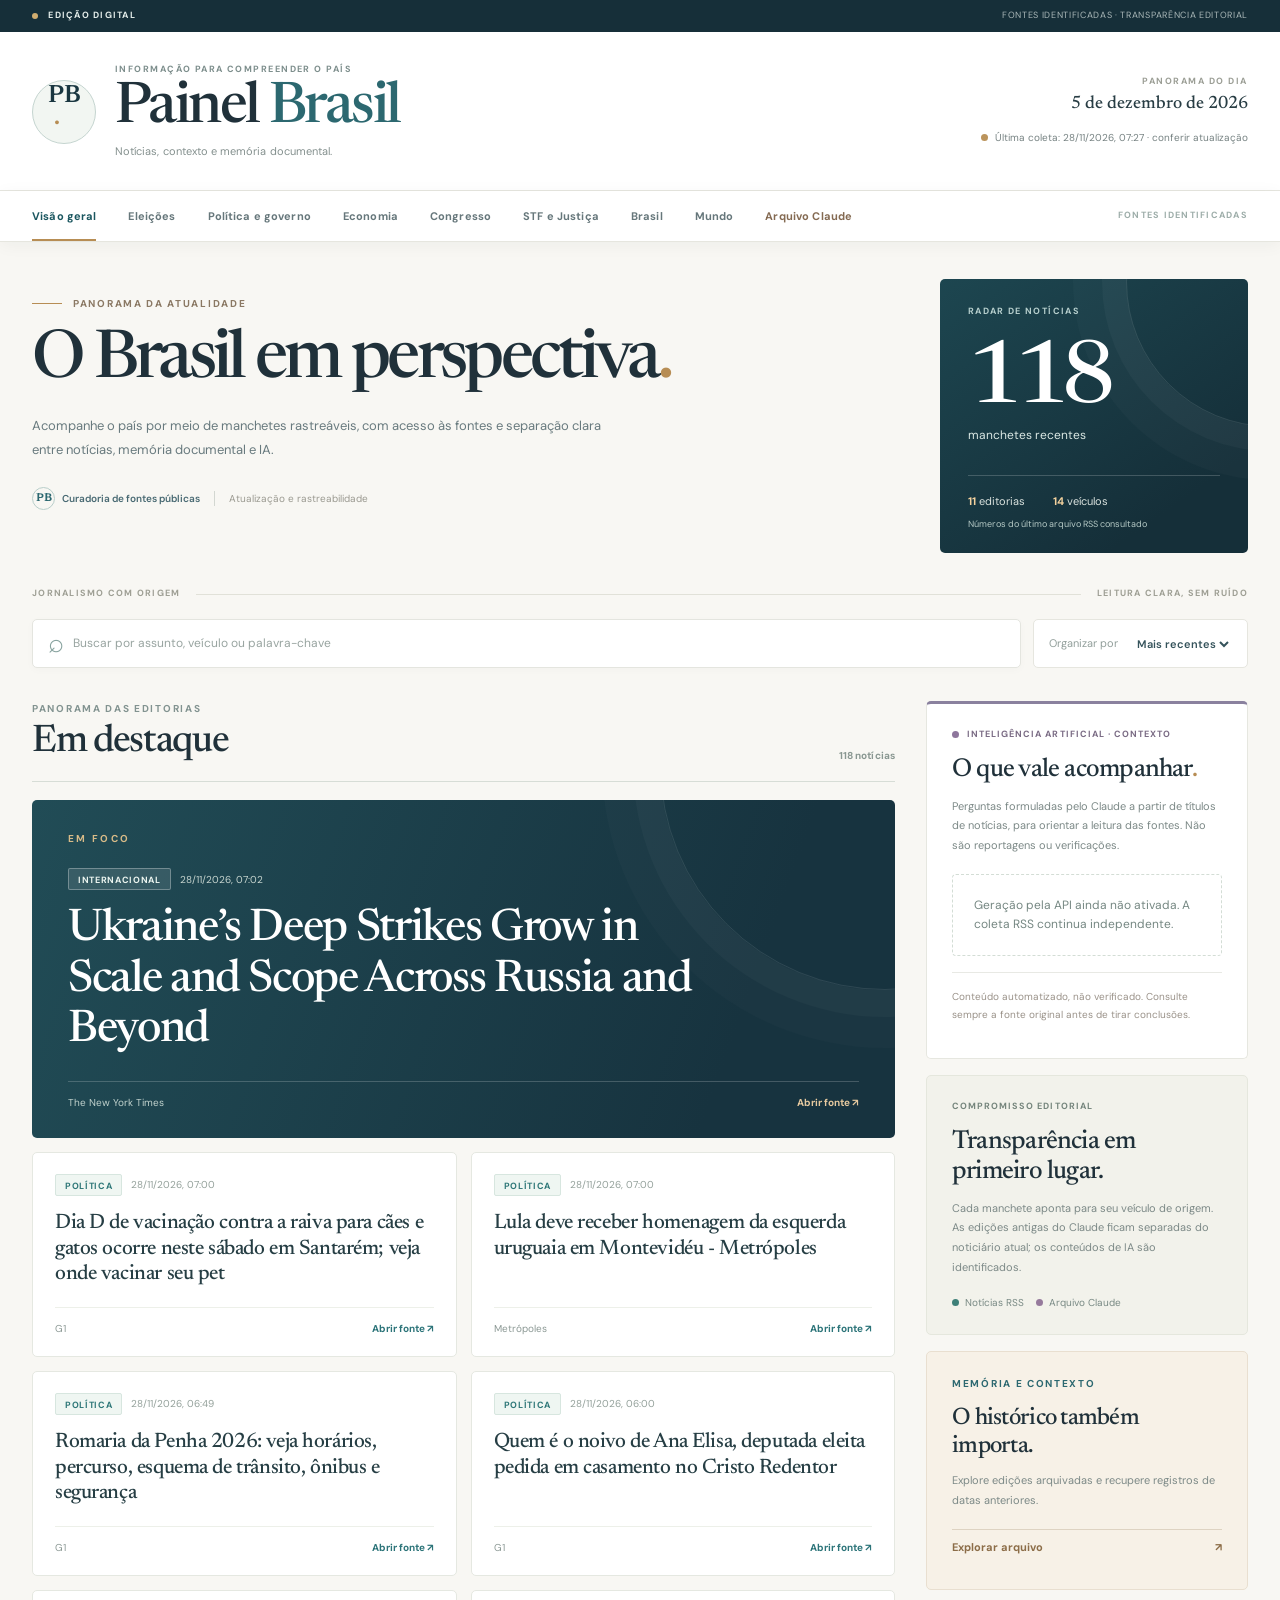
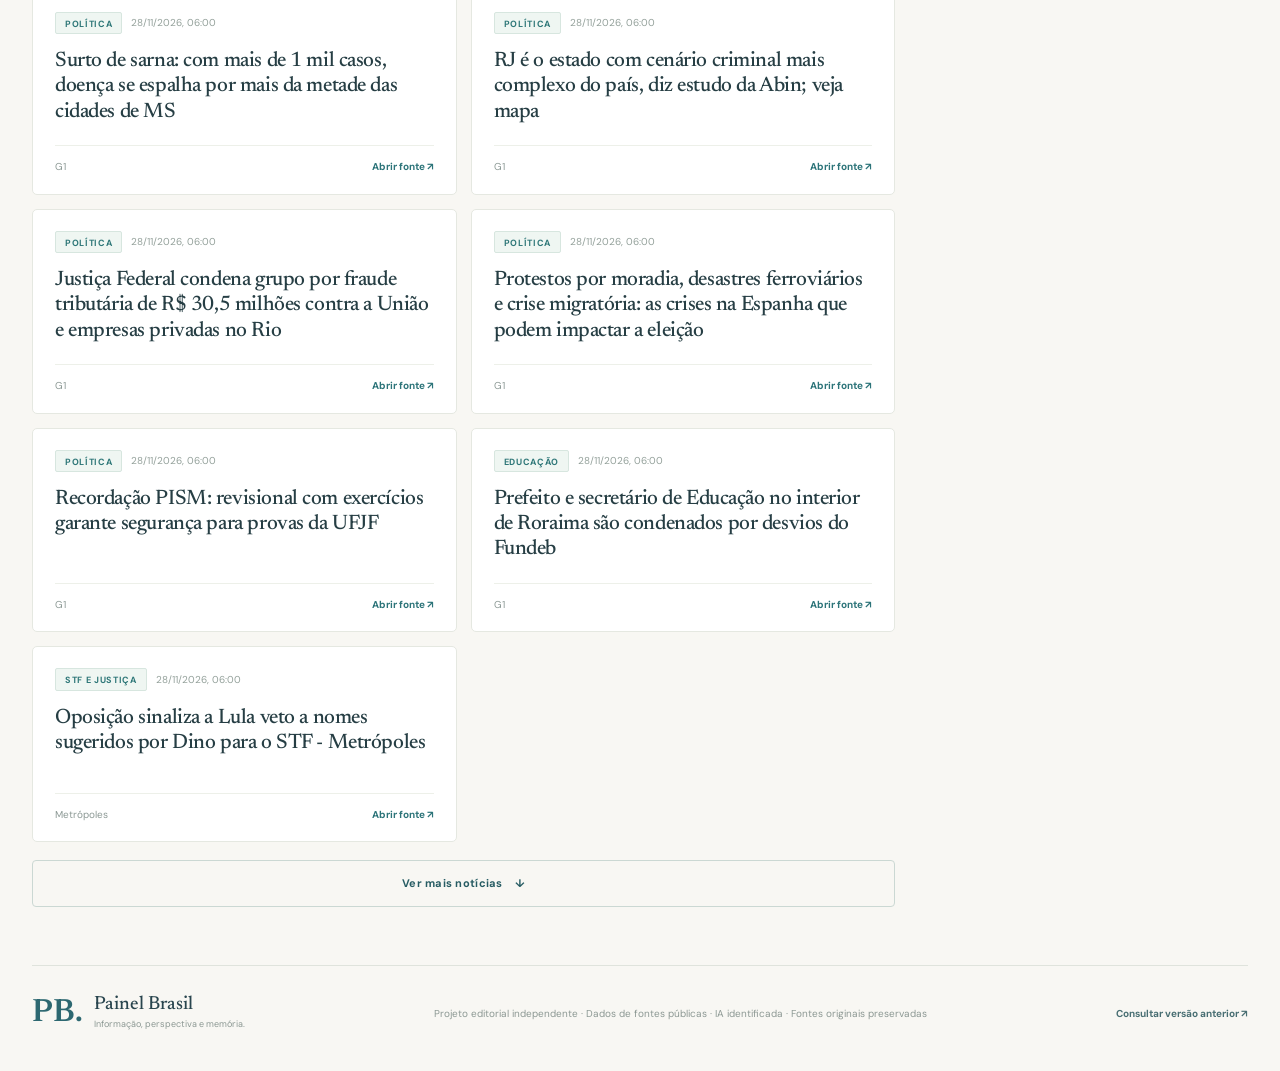
<file: site/index.html>
<!doctype html>
<html lang="pt-BR">
<head>
  <meta charset="utf-8">
  <meta name="viewport" content="width=device-width,initial-scale=1">
  <meta name="color-scheme" content="light">
  <meta name="theme-color" content="#16333d">
  <title>Painel Brasil | Notícias, fontes e contexto</title>
  <meta name="description" content="Painel Brasil: notícias recentes e fontes identificadas, editorias de política, economia e Brasil, perguntas editoriais de IA e arquivo histórico.">
  <link rel="preconnect" href="https://fonts.googleapis.com">
  <link rel="preconnect" href="https://fonts.gstatic.com" crossorigin>
  <link rel="stylesheet" href="./lab.css">
  <script src="./lab.js" defer></script>
</head>
<body>
  <a class="skip" href="#main">Ir para o conteúdo</a>
  <div class="lab-ribbon">
    <div class="layout ribbon-inner">
      <span><span class="ribbon-dot" aria-hidden="true"></span> EDIÇÃO DIGITAL</span>
      <span>Fontes identificadas · Transparência editorial</span>
    </div>
  </div>
  <header class="topbar">
    <div class="layout topinner">
      <div class="masthead">
        <div class="brand-symbol" aria-hidden="true">PB<span>.</span></div>
        <div class="brand-copy">
          <p class="eyebrow">Informação para compreender o país</p>
          <h1>Painel <em>Brasil</em></h1>
          <p class="brand-subtitle">Notícias, contexto e memória documental.</p>
        </div>
      </div>
      <div class="masthead-aside">
        <p class="eyebrow">PANORAMA DO DIA</p>
        <p class="edition-day" id="editionDate">Panorama nacional</p>
        <div class="topstatus" role="status"><span class="signal" id="signal" aria-hidden="true"></span><span id="status">Consultando a última coleta…</span></div>
      </div>
    </div>
  </header>
  <div class="nav-shell">
    <div class="layout nav-container">
      <nav class="tabs" aria-label="Editorias">
        <button class="tab active" data-view="geral" type="button" aria-pressed="true">Visão geral</button>
        <button class="tab" data-view="eleicoes" type="button">Eleições</button>
        <button class="tab" data-view="politica" type="button">Política e governo</button>
        <button class="tab" data-view="economia" type="button">Economia</button>
        <button class="tab" data-view="congresso" type="button">Congresso</button>
        <button class="tab" data-view="justica" type="button">STF e Justiça</button>
        <button class="tab" data-view="social" type="button">Brasil</button>
        <button class="tab" data-view="mundo" type="button">Mundo</button>
        <button class="tab archive-tab" data-view="arquivo" type="button">Arquivo Claude</button>
      </nav>
      <span class="nav-note">FONTES IDENTIFICADAS</span>
    </div>
  </div>
  <div class="layout">
    <main id="main">
      <section class="intro" aria-labelledby="heading">
        <div class="intro-main">
          <div class="intro-kicker"><span class="gold-line" aria-hidden="true"></span><p class="eyebrow" id="overline">Panorama da atualidade</p></div>
          <h2 id="heading">O Brasil em perspectiva<span class="gold-period">.</span></h2>
          <p id="introText">Acompanhe notícias recentes por assunto, explore as fontes originais e consulte o arquivo histórico sem confundir fatos com análises de IA.</p>
          <div class="intro-foot">
            <span class="intro-sign"><span class="small-mark" aria-hidden="true">PB</span> Curadoria de fontes públicas</span>
            <span class="intro-divider" aria-hidden="true"></span>
            <span>Atualização e rastreabilidade</span>
          </div>
        </div>
        <div class="intro-aside" aria-label="Panorama em números">
          <div class="aside-decor" aria-hidden="true"></div>
          <span class="aside-overline">RADAR DE NOTÍCIAS</span>
          <strong id="itemCount">—</strong>
          <span class="aside-label">manchetes recentes</span>
          <div class="aside-bottom">
            <span><b id="categoryCount">—</b> editorias</span>
            <span><b id="sourceCount">—</b> veículos</span>
          </div>
          <span class="aside-caption">Números do último arquivo RSS consultado</span>
        </div>
      </section>
      <div class="separator-heading">
        <span>JORNALISMO COM ORIGEM</span>
        <span class="separator-rule"></span>
        <span>LEITURA CLARA, SEM RUÍDO</span>
      </div>
      <section class="tools" aria-label="Pesquisa e filtros">
        <label class="search" for="search">
          <span class="search-icon" aria-hidden="true">⌕</span>
          <input id="search" type="search" placeholder="Pesquisar notícias, veículos e assuntos" autocomplete="off">
        </label>
        <label class="sort" for="sort">
          <span>Organizar por</span>
          <select id="sort"><option value="date">Mais recentes</option><option value="source">Veículo</option></select>
        </label>
      </section>
      <div class="dashboard">
        <section class="main-column" aria-labelledby="resultsTitle">
          <div class="section-heading">
            <div>
              <p class="eyebrow" id="resultsKicker">Seleção por editorias</p>
              <h3 id="resultsTitle">Em destaque</h3>
            </div>
            <span id="resultsCount" class="results-count"></span>
          </div>
          <div id="results" class="news-grid" aria-live="polite"><p class="notice">Carregando informações…</p></div>
          <button id="more" class="more" type="button" hidden>Ver mais notícias <span aria-hidden="true">↓</span></button>
        </section>
        <aside class="side-column" aria-label="Análise e transparência editorial">
          <section class="sidebox ai-box" aria-labelledby="aiTitle">
            <div class="side-label"><span class="violetdot" aria-hidden="true"></span> INTELIGÊNCIA ARTIFICIAL · CONTEXTO</div>
            <h3 id="aiTitle">O que vale acompanhar<span class="gold-period">.</span></h3>
            <p class="side-intro">Perguntas formuladas pelo Claude a partir de títulos de notícias, para orientar a leitura das fontes. Não são reportagens ou verificações.</p>
            <div id="ai" class="ai-list"><p class="notice">Consultando informações editoriais…</p></div>
            <p class="disclosure">Conteúdo automatizado, não verificado. Consulte sempre a fonte original antes de tirar conclusões.</p>
          </section>
          <section class="sidebox mutedbox">
            <div class="side-label">COMPROMISSO EDITORIAL</div>
            <h3>Transparência em primeiro lugar.</h3>
            <p>Cada manchete aponta para seu veículo de origem. As edições antigas do Claude ficam separadas do noticiário atual; os conteúdos de IA são identificados.</p>
            <div class="legend">
              <span><i class="dot newsdot" aria-hidden="true"></i> Notícias RSS</span>
              <span><i class="dot claudedot" aria-hidden="true"></i> Arquivo Claude</span>
            </div>
          </section>
          <section class="sidebox editorial-note">
            <p class="eyebrow">MEMÓRIA E CONTEXTO</p>
            <h3>O histórico também importa.</h3>
            <p>Explore edições arquivadas e recupere registros de datas anteriores.</p>
            <button type="button" id="goArchive">Explorar arquivo <span aria-hidden="true">↗</span></button>
          </section>
        </aside>
      </div>
      <section id="archiveSection" class="archive" hidden aria-labelledby="archiveTitle">
        <div class="section-heading">
          <div><p class="eyebrow">Arquivo documental</p><h3 id="archiveTitle">Edições e dias arquivados</h3></div>
          <p class="archive-note">Conteúdo histórico não equivale a notícia atual</p>
        </div>
        <div id="archive" class="archive-content"><p class="notice">Carregando arquivo…</p></div>
      </section>
    </main>
    <footer>
      <div class="footer-brand"><span class="footer-mark">PB.</span><div><strong>Painel Brasil</strong><span>Informação, perspectiva e memória.</span></div></div>
      <p>Projeto editorial independente · Dados de fontes públicas · IA identificada · Fontes originais preservadas</p>
      <a href="./versao-anterior.html">Consultar versão anterior <span aria-hidden="true">↗</span></a>
    </footer>
  </div>
</body>
</html>
</file>
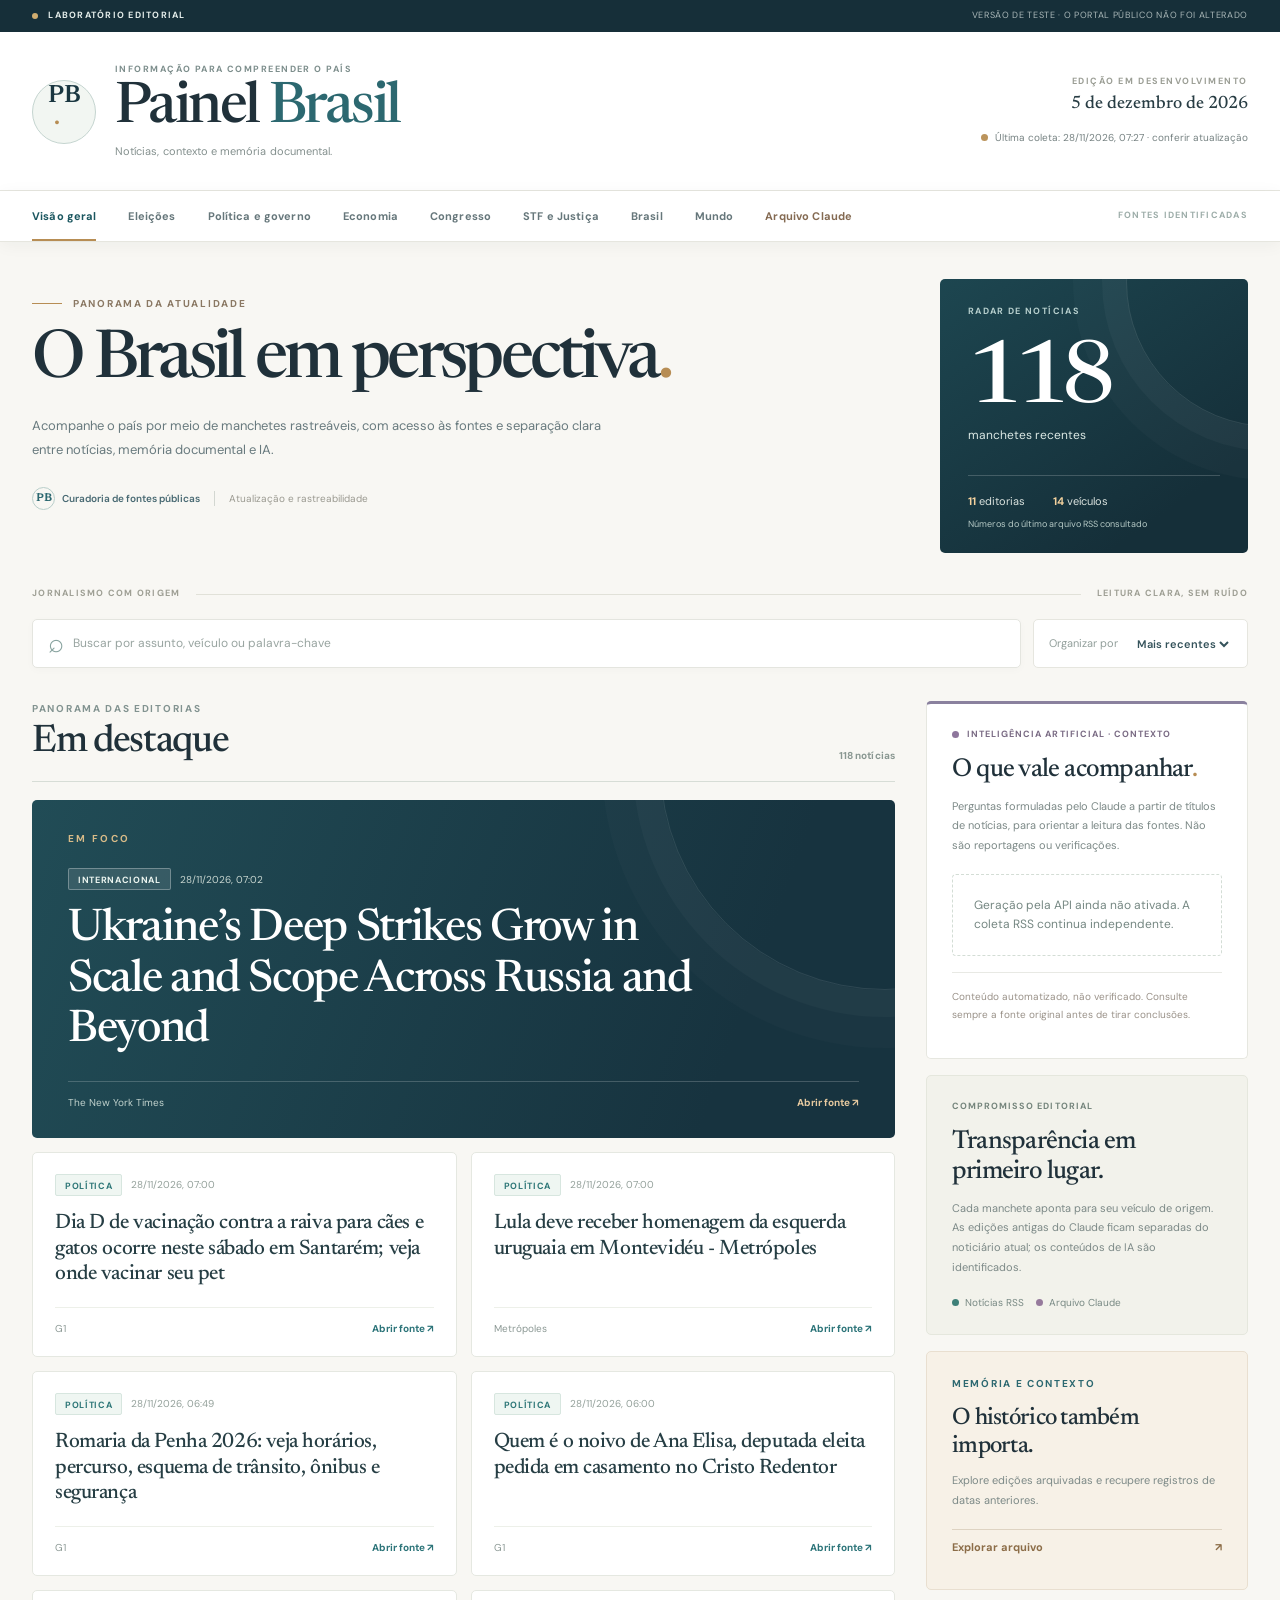
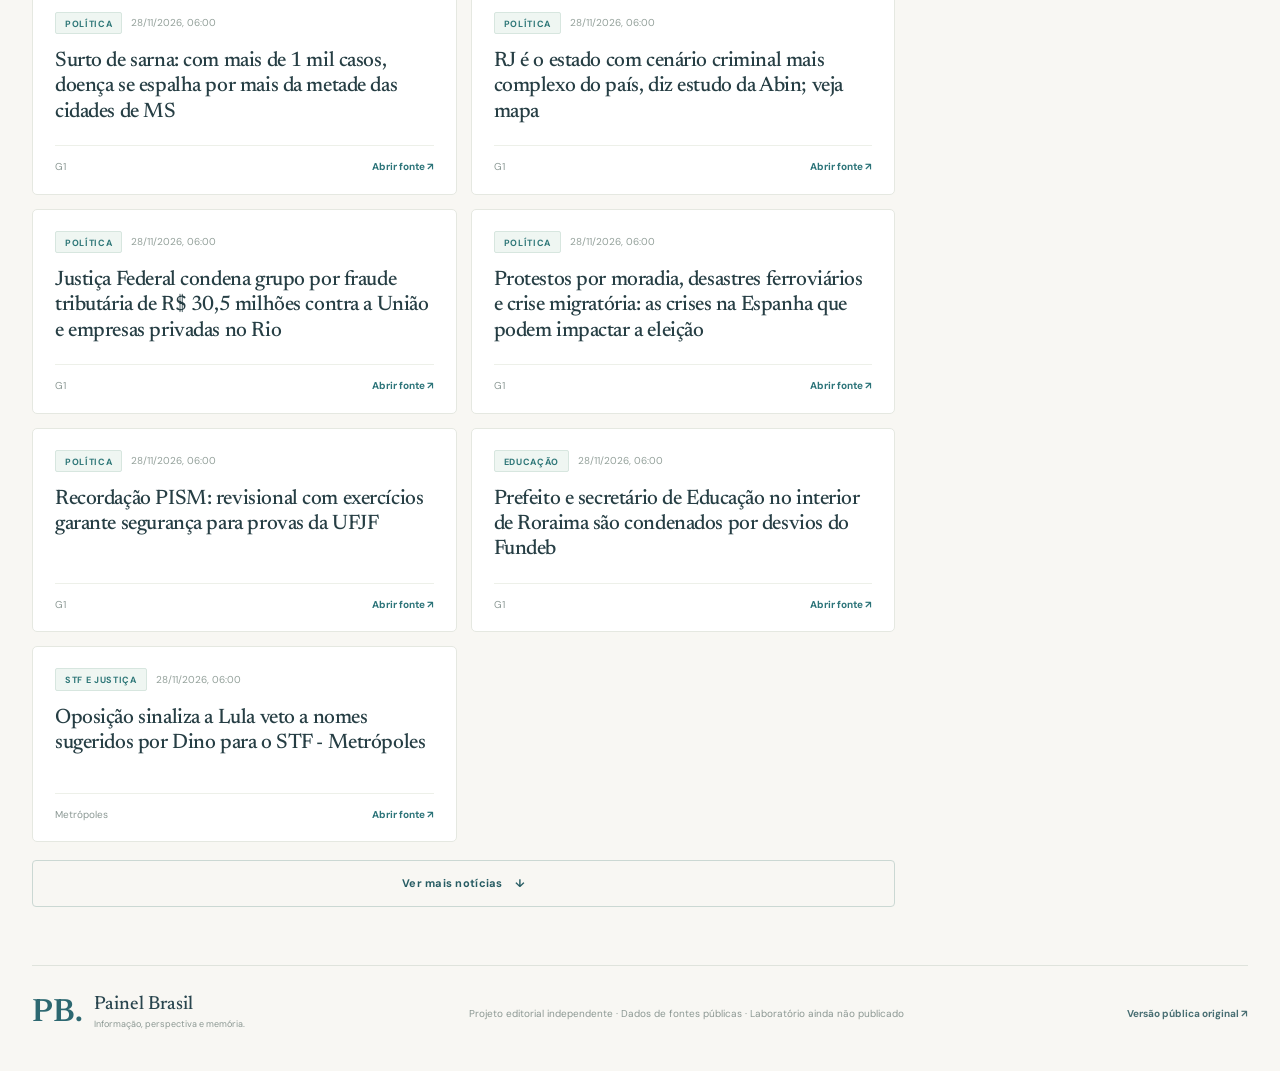
<file: site/lab.html>
<!doctype html>
<html lang="pt-BR">
<head>
  <meta charset="utf-8">
  <meta name="viewport" content="width=device-width,initial-scale=1">
  <meta name="color-scheme" content="light">
  <meta name="theme-color" content="#16333d">
  <title>Painel Brasil | Laboratório editorial</title>
  <meta name="description" content="Nova organização do Painel Brasil: notícias com fontes identificadas, editorias, arquivo documental e perguntas editoriais do Claude.">
  <link rel="preconnect" href="https://fonts.googleapis.com">
  <link rel="preconnect" href="https://fonts.gstatic.com" crossorigin>
  <link rel="stylesheet" href="./lab.css">
  <script src="./lab.js" defer></script>
</head>
<body>
  <a class="skip" href="#main">Ir para o conteúdo</a>
  <div class="lab-ribbon">
    <div class="layout ribbon-inner">
      <span><span class="ribbon-dot" aria-hidden="true"></span> LABORATÓRIO EDITORIAL</span>
      <span>Versão de teste · O portal público não foi alterado</span>
    </div>
  </div>
  <header class="topbar">
    <div class="layout topinner">
      <div class="masthead">
        <div class="brand-symbol" aria-hidden="true">PB<span>.</span></div>
        <div class="brand-copy">
          <p class="eyebrow">Informação para compreender o país</p>
          <h1>Painel <em>Brasil</em></h1>
          <p class="brand-subtitle">Notícias, contexto e memória documental.</p>
        </div>
      </div>
      <div class="masthead-aside">
        <p class="eyebrow">EDIÇÃO EM DESENVOLVIMENTO</p>
        <p class="edition-day" id="editionDate">Panorama nacional</p>
        <div class="topstatus" role="status"><span class="signal" id="signal" aria-hidden="true"></span><span id="status">Consultando a última coleta…</span></div>
      </div>
    </div>
  </header>
  <div class="nav-shell">
    <div class="layout nav-container">
      <nav class="tabs" aria-label="Editorias">
        <button class="tab active" data-view="geral" type="button" aria-pressed="true">Visão geral</button>
        <button class="tab" data-view="eleicoes" type="button">Eleições</button>
        <button class="tab" data-view="politica" type="button">Política e governo</button>
        <button class="tab" data-view="economia" type="button">Economia</button>
        <button class="tab" data-view="congresso" type="button">Congresso</button>
        <button class="tab" data-view="justica" type="button">STF e Justiça</button>
        <button class="tab" data-view="social" type="button">Brasil</button>
        <button class="tab" data-view="mundo" type="button">Mundo</button>
        <button class="tab archive-tab" data-view="arquivo" type="button">Arquivo Claude</button>
      </nav>
      <span class="nav-note">FONTES IDENTIFICADAS</span>
    </div>
  </div>
  <div class="layout">
    <main id="main">
      <section class="intro" aria-labelledby="heading">
        <div class="intro-main">
          <div class="intro-kicker"><span class="gold-line" aria-hidden="true"></span><p class="eyebrow" id="overline">Panorama da atualidade</p></div>
          <h2 id="heading">O Brasil em perspectiva<span class="gold-period">.</span></h2>
          <p id="introText">Acompanhe notícias recentes por assunto, explore as fontes originais e consulte o arquivo histórico sem confundir fatos com análises de IA.</p>
          <div class="intro-foot">
            <span class="intro-sign"><span class="small-mark" aria-hidden="true">PB</span> Curadoria de fontes públicas</span>
            <span class="intro-divider" aria-hidden="true"></span>
            <span>Atualização e rastreabilidade</span>
          </div>
        </div>
        <div class="intro-aside" aria-label="Panorama em números">
          <div class="aside-decor" aria-hidden="true"></div>
          <span class="aside-overline">RADAR DE NOTÍCIAS</span>
          <strong id="itemCount">—</strong>
          <span class="aside-label">manchetes recentes</span>
          <div class="aside-bottom">
            <span><b id="categoryCount">—</b> editorias</span>
            <span><b id="sourceCount">—</b> veículos</span>
          </div>
          <span class="aside-caption">Números do último arquivo RSS consultado</span>
        </div>
      </section>
      <div class="separator-heading">
        <span>JORNALISMO COM ORIGEM</span>
        <span class="separator-rule"></span>
        <span>LEITURA CLARA, SEM RUÍDO</span>
      </div>
      <section class="tools" aria-label="Pesquisa e filtros">
        <label class="search" for="search">
          <span class="search-icon" aria-hidden="true">⌕</span>
          <input id="search" type="search" placeholder="Pesquisar notícias, veículos e assuntos" autocomplete="off">
        </label>
        <label class="sort" for="sort">
          <span>Organizar por</span>
          <select id="sort"><option value="date">Mais recentes</option><option value="source">Veículo</option></select>
        </label>
      </section>
      <div class="dashboard">
        <section class="main-column" aria-labelledby="resultsTitle">
          <div class="section-heading">
            <div>
              <p class="eyebrow" id="resultsKicker">Seleção por editorias</p>
              <h3 id="resultsTitle">Em destaque</h3>
            </div>
            <span id="resultsCount" class="results-count"></span>
          </div>
          <div id="results" class="news-grid" aria-live="polite"><p class="notice">Carregando informações…</p></div>
          <button id="more" class="more" type="button" hidden>Ver mais notícias <span aria-hidden="true">↓</span></button>
        </section>
        <aside class="side-column" aria-label="Análise e transparência editorial">
          <section class="sidebox ai-box" aria-labelledby="aiTitle">
            <div class="side-label"><span class="violetdot" aria-hidden="true"></span> INTELIGÊNCIA ARTIFICIAL · CONTEXTO</div>
            <h3 id="aiTitle">O que vale acompanhar<span class="gold-period">.</span></h3>
            <p class="side-intro">Perguntas formuladas pelo Claude a partir de títulos de notícias, para orientar a leitura das fontes. Não são reportagens ou verificações.</p>
            <div id="ai" class="ai-list"><p class="notice">Consultando informações editoriais…</p></div>
            <p class="disclosure">Conteúdo automatizado, não verificado. Consulte sempre a fonte original antes de tirar conclusões.</p>
          </section>
          <section class="sidebox mutedbox">
            <div class="side-label">COMPROMISSO EDITORIAL</div>
            <h3>Transparência em primeiro lugar.</h3>
            <p>Cada manchete aponta para seu veículo de origem. As edições antigas do Claude ficam separadas do noticiário atual; os conteúdos de IA são identificados.</p>
            <div class="legend">
              <span><i class="dot newsdot" aria-hidden="true"></i> Notícias RSS</span>
              <span><i class="dot claudedot" aria-hidden="true"></i> Arquivo Claude</span>
            </div>
          </section>
          <section class="sidebox editorial-note">
            <p class="eyebrow">MEMÓRIA E CONTEXTO</p>
            <h3>O histórico também importa.</h3>
            <p>Explore edições arquivadas e recupere registros de datas anteriores.</p>
            <button type="button" id="goArchive">Explorar arquivo <span aria-hidden="true">↗</span></button>
          </section>
        </aside>
      </div>
      <section id="archiveSection" class="archive" hidden aria-labelledby="archiveTitle">
        <div class="section-heading">
          <div><p class="eyebrow">Arquivo documental</p><h3 id="archiveTitle">Edições e dias arquivados</h3></div>
          <p class="archive-note">Conteúdo histórico não equivale a notícia atual</p>
        </div>
        <div id="archive" class="archive-content"><p class="notice">Carregando arquivo…</p></div>
      </section>
    </main>
    <footer>
      <div class="footer-brand"><span class="footer-mark">PB.</span><div><strong>Painel Brasil</strong><span>Informação, perspectiva e memória.</span></div></div>
      <p>Projeto editorial independente · Dados de fontes públicas · Laboratório ainda não publicado</p>
      <a href="./index.html">Versão pública original <span aria-hidden="true">↗</span></a>
    </footer>
  </div>
</body>
</html>
</file>
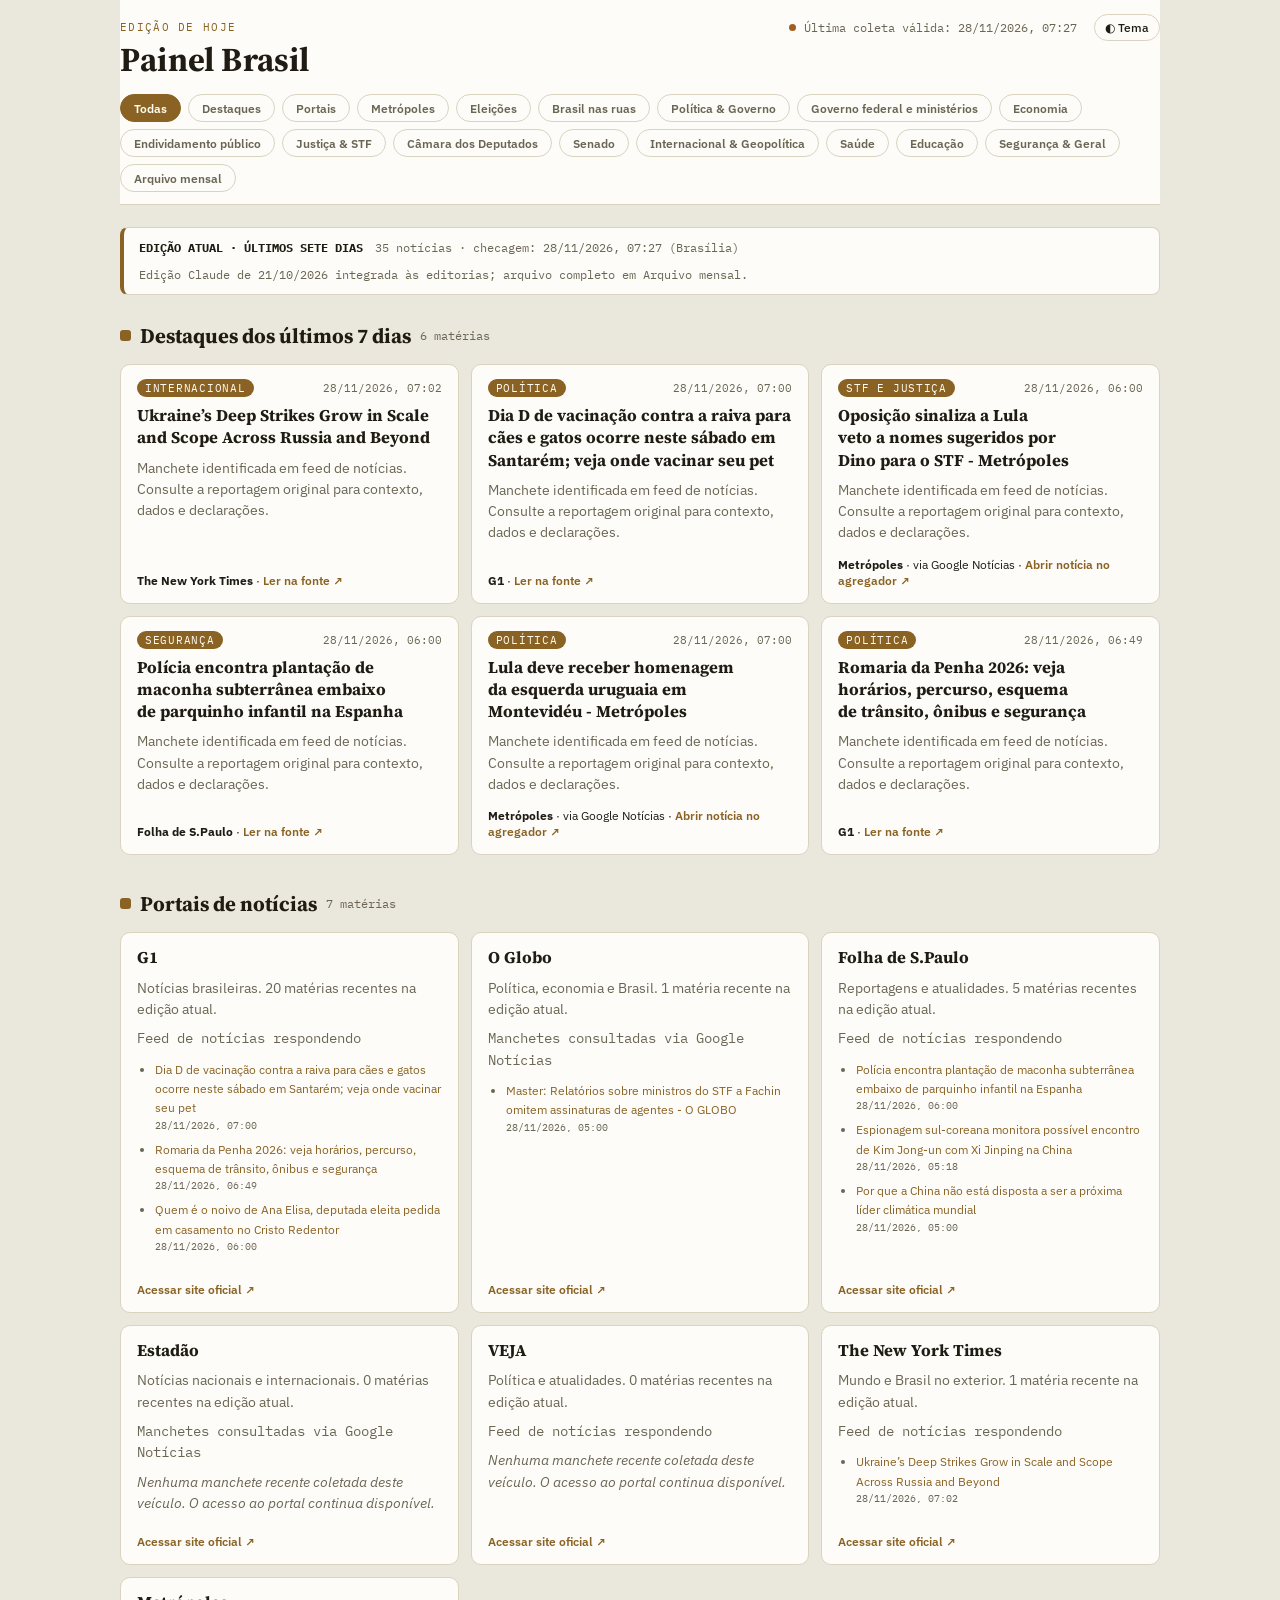
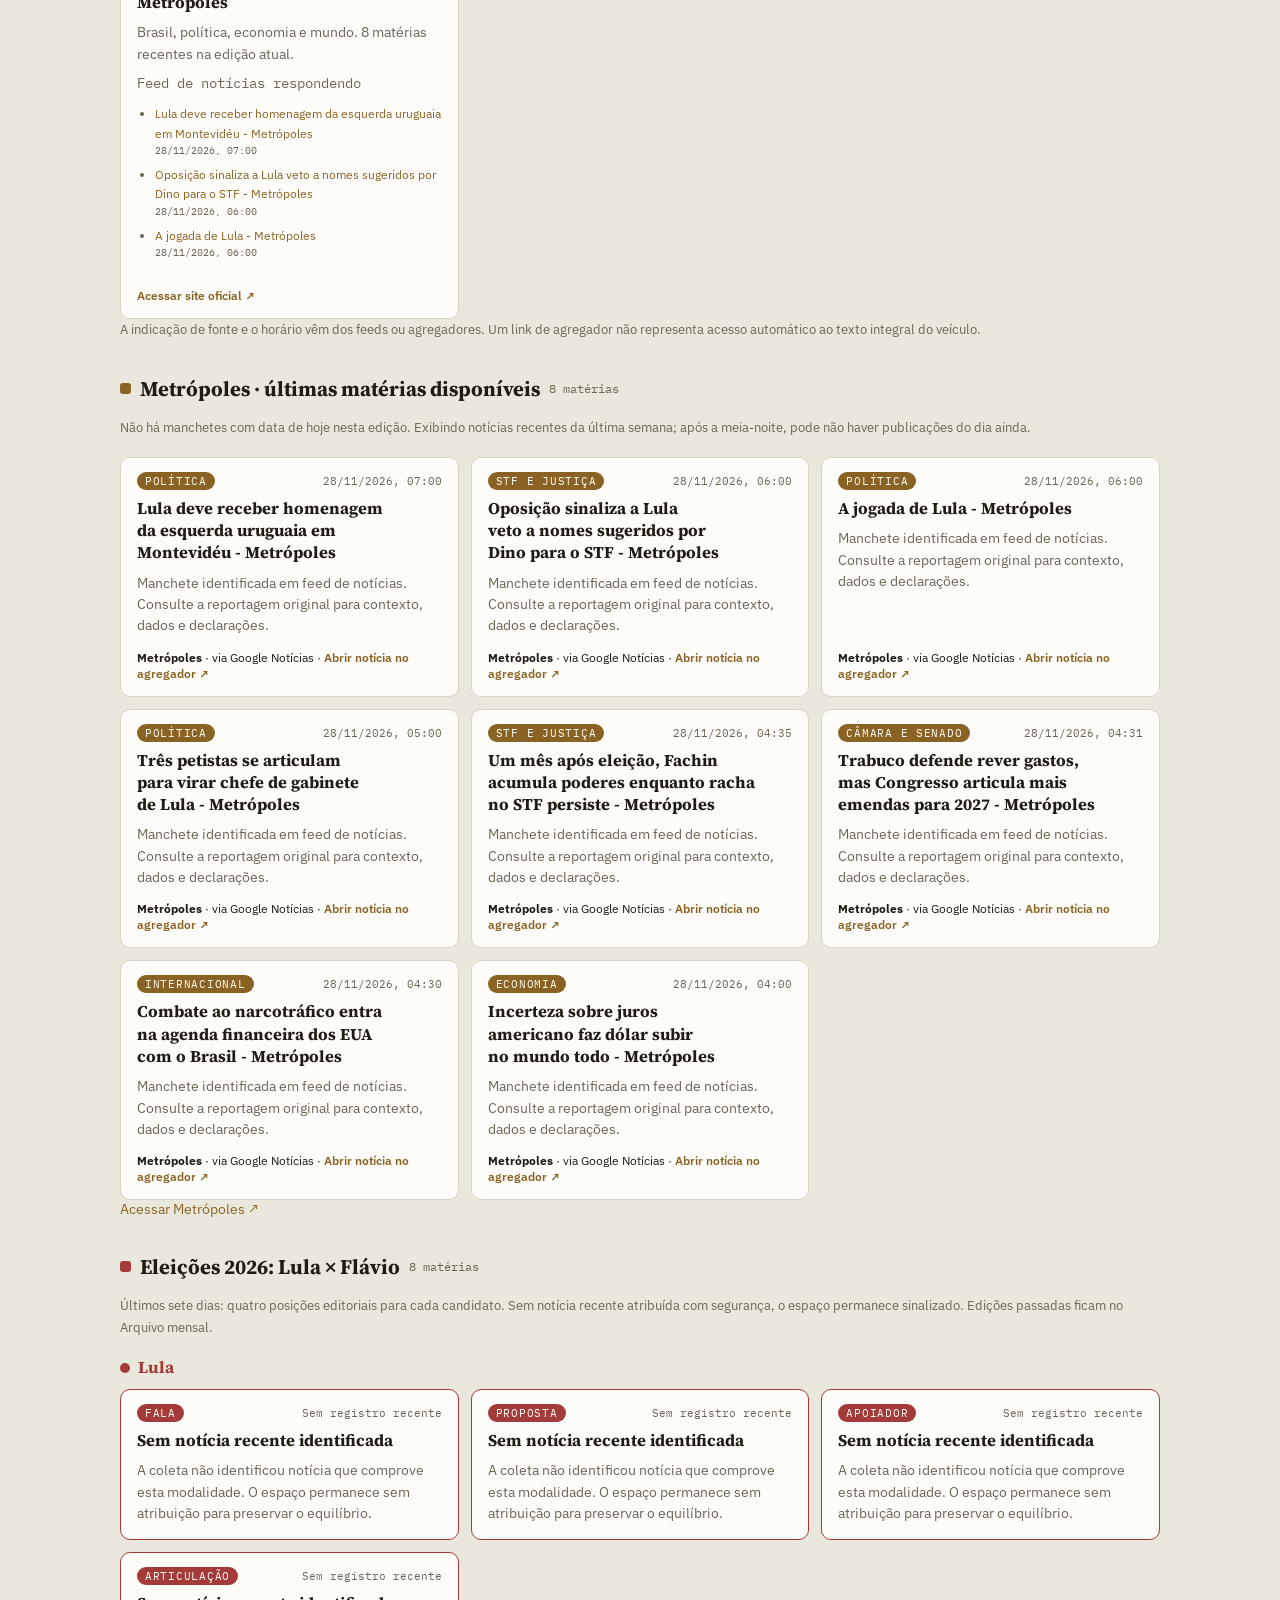
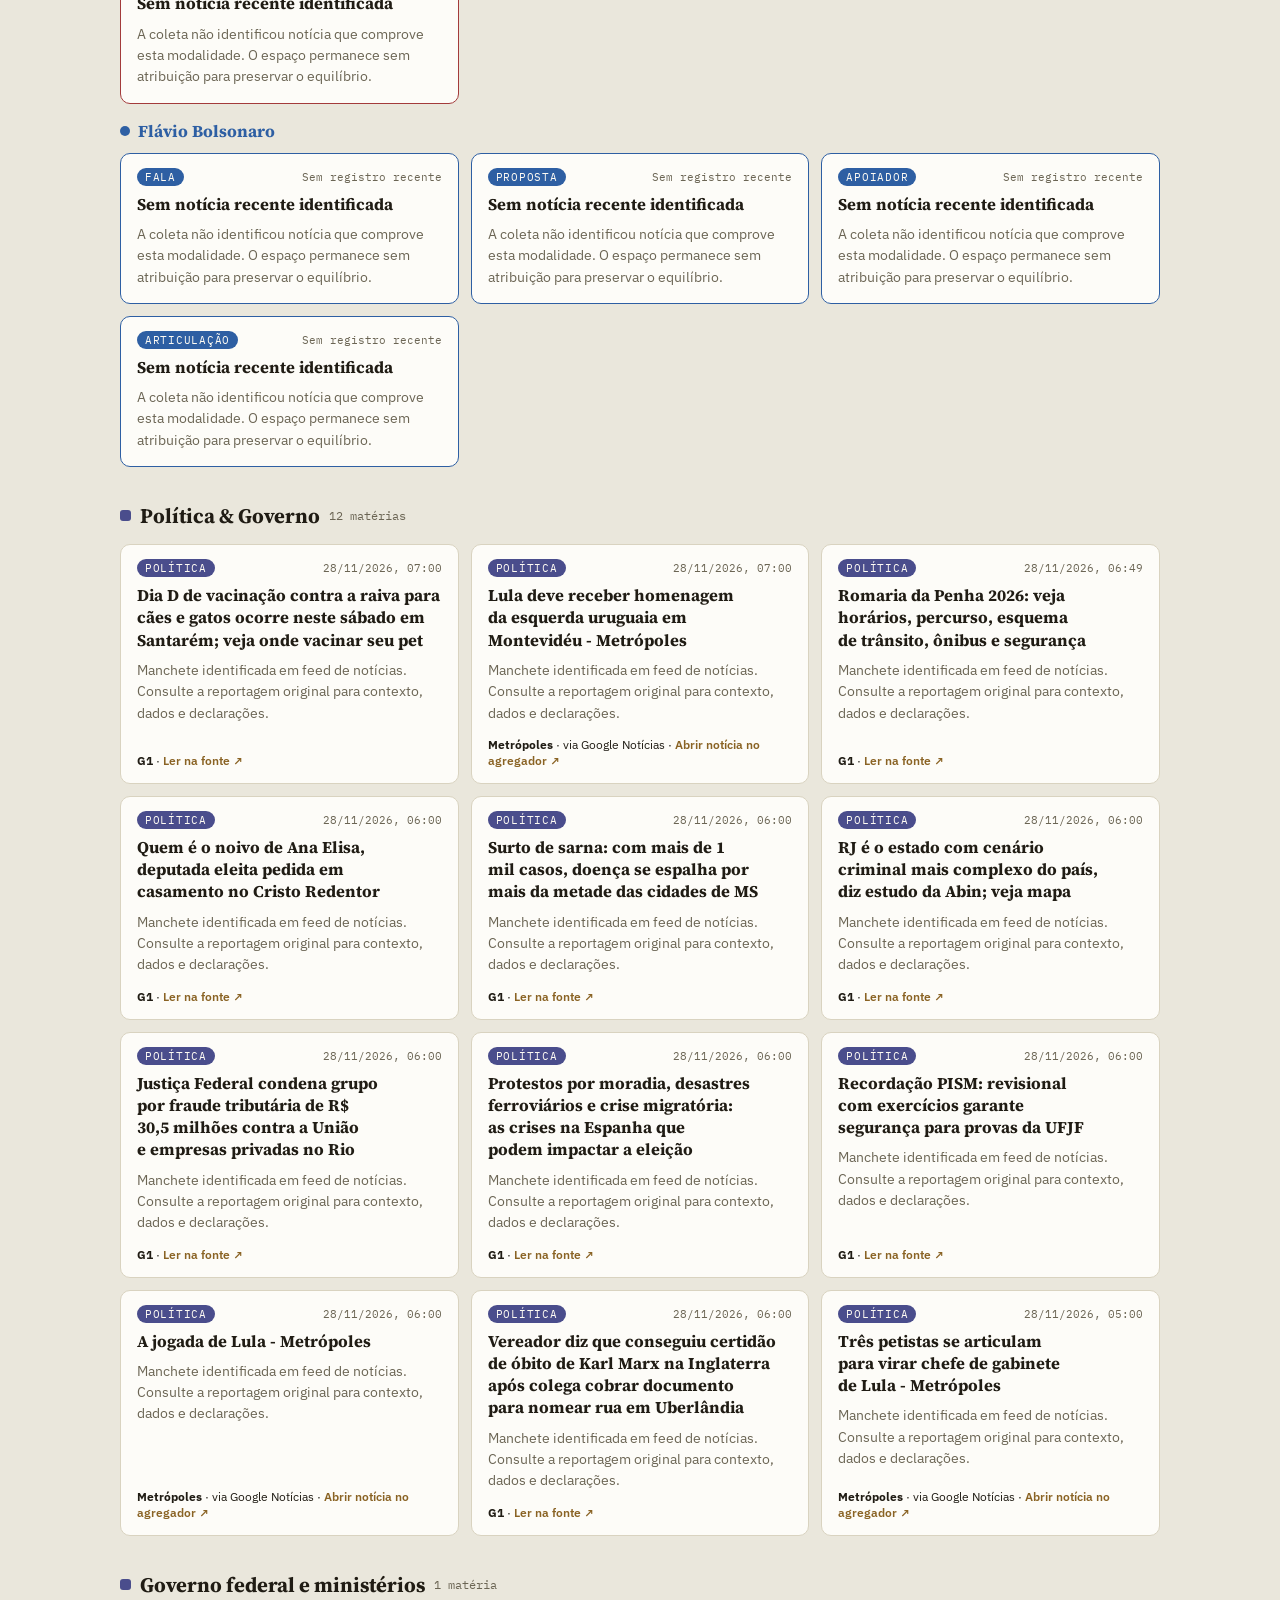
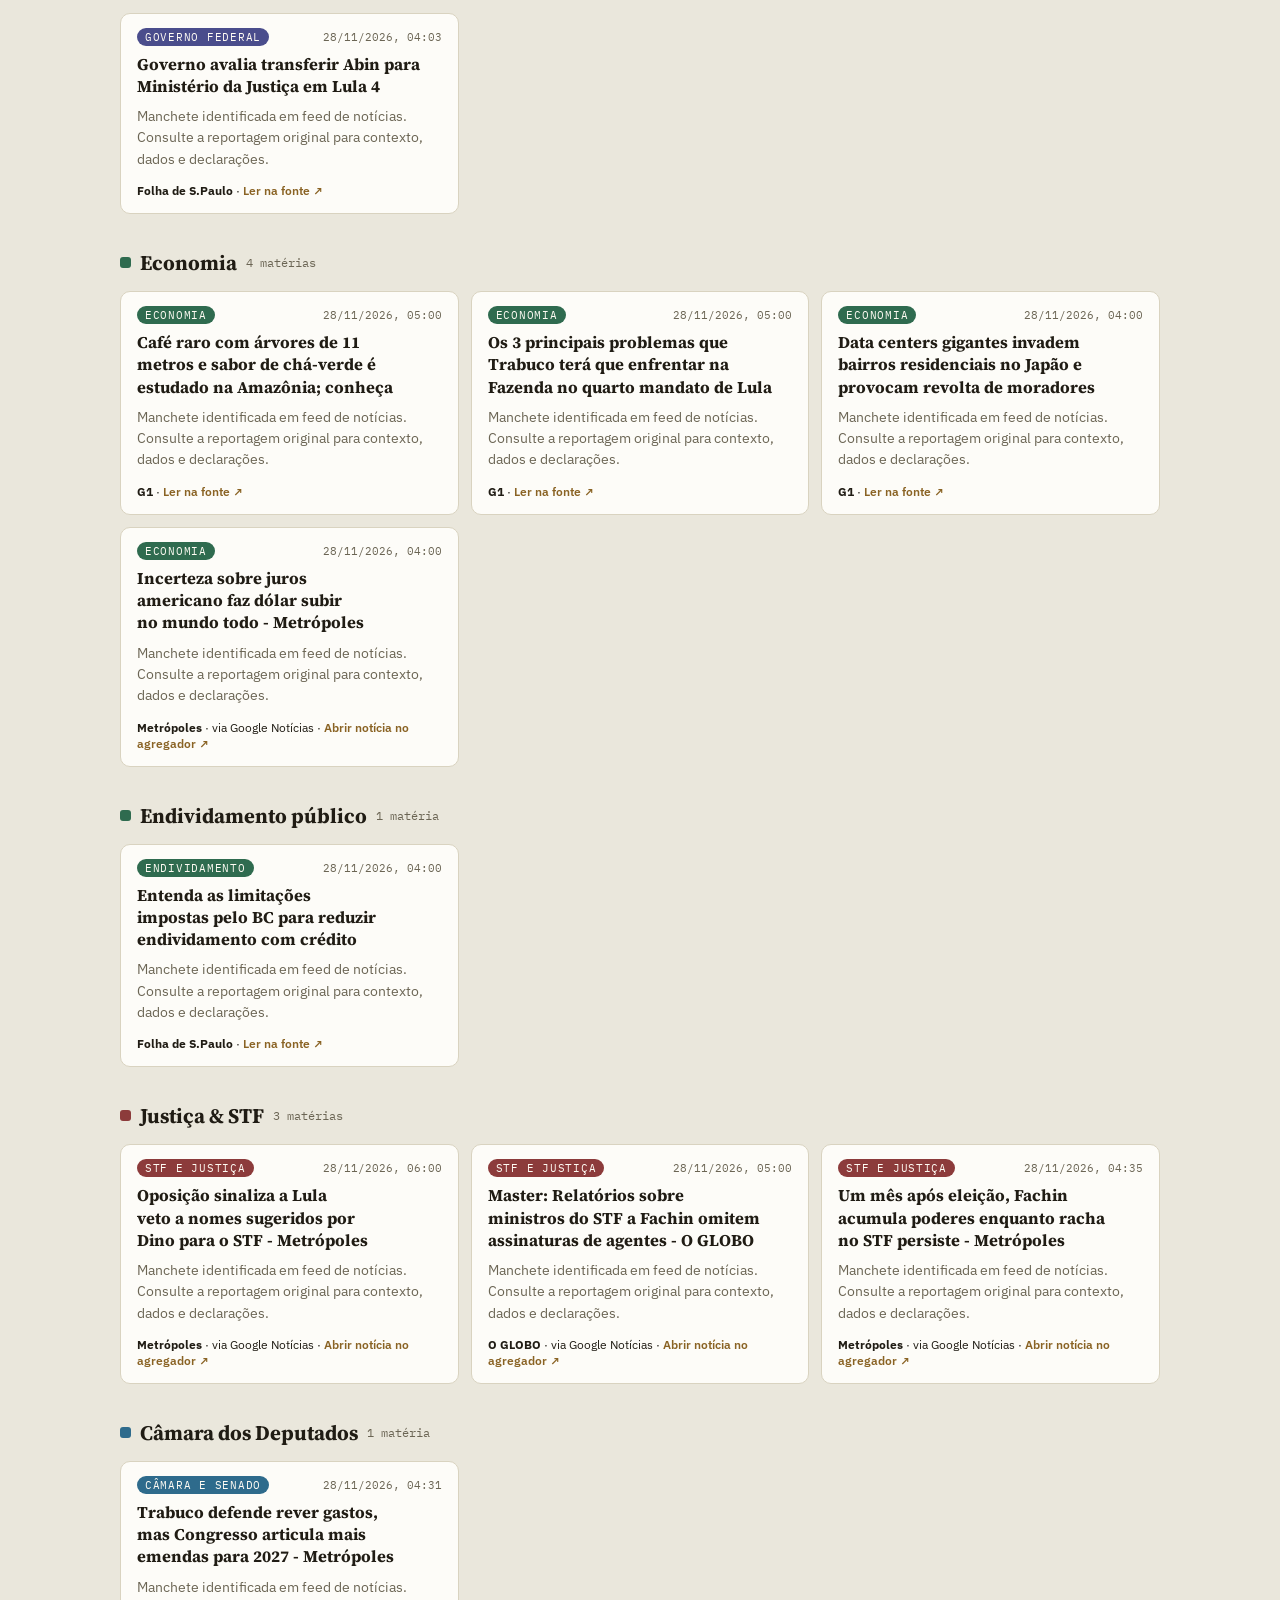
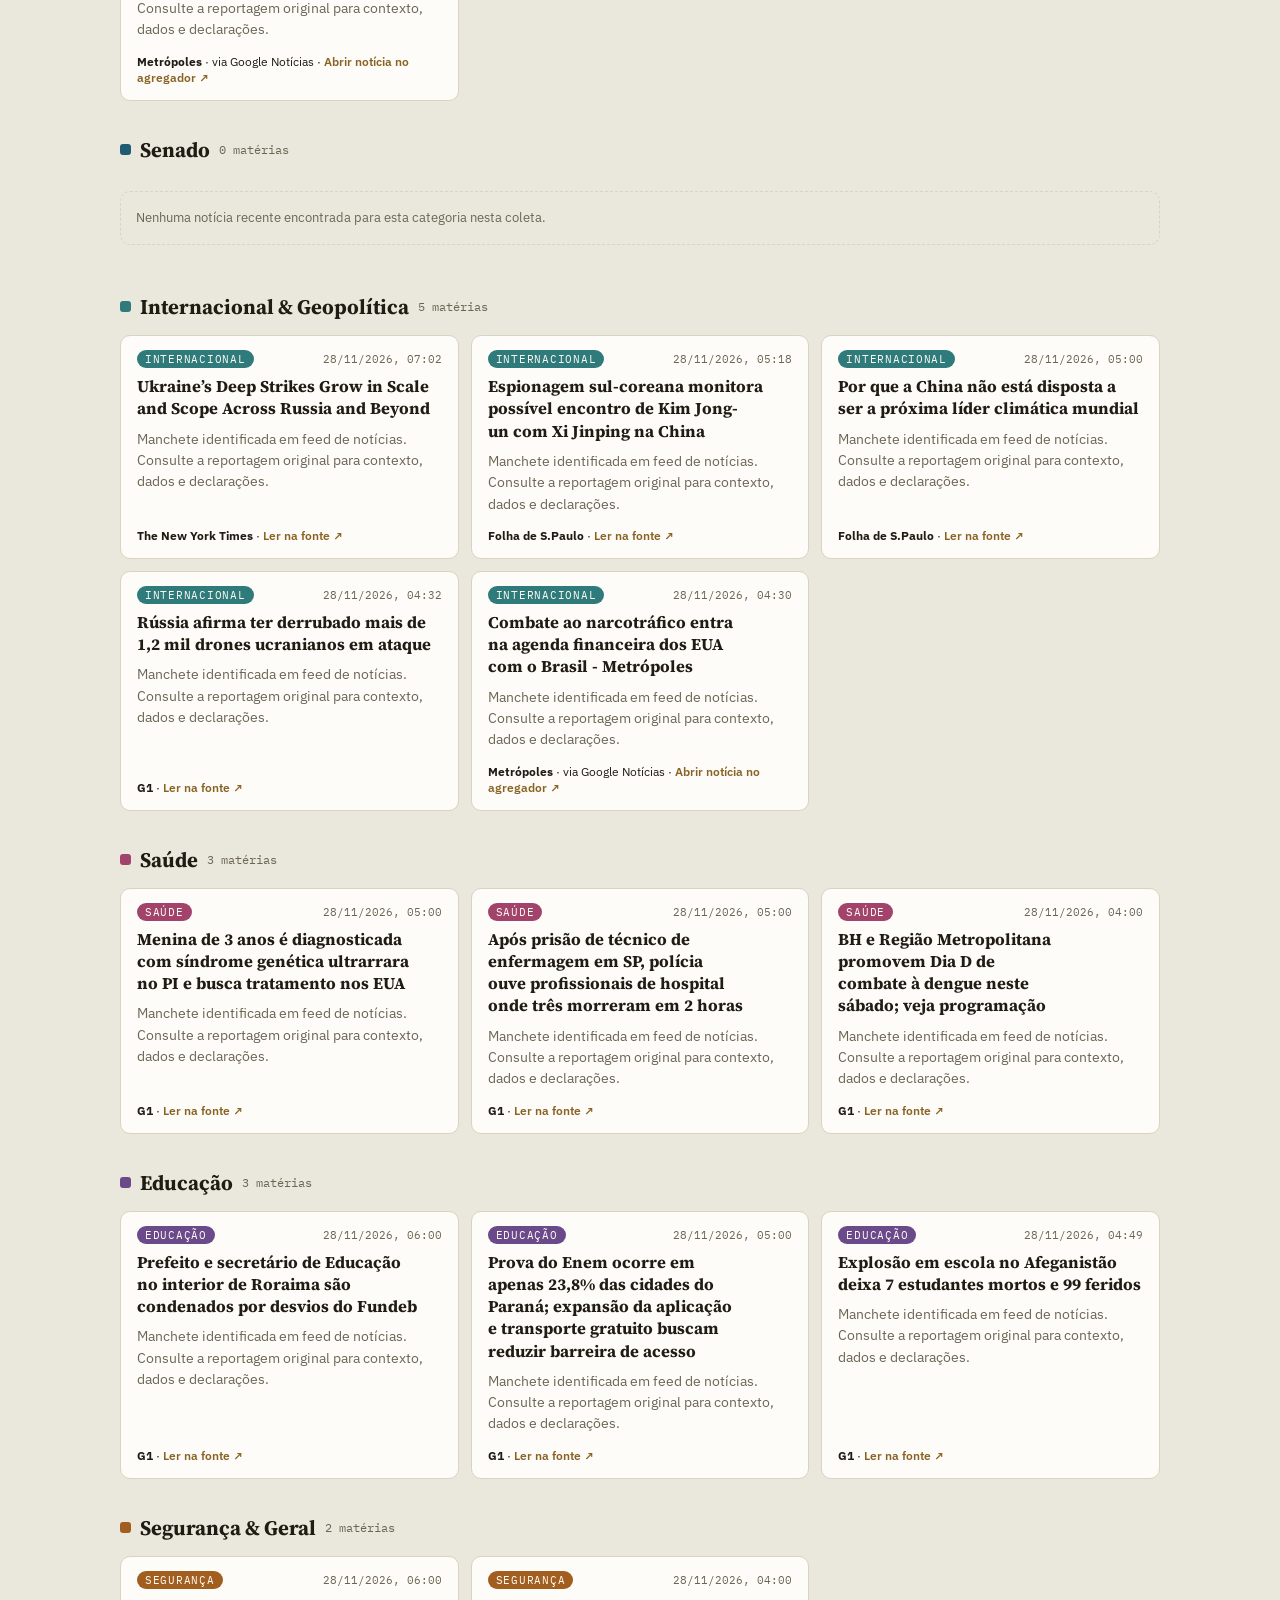
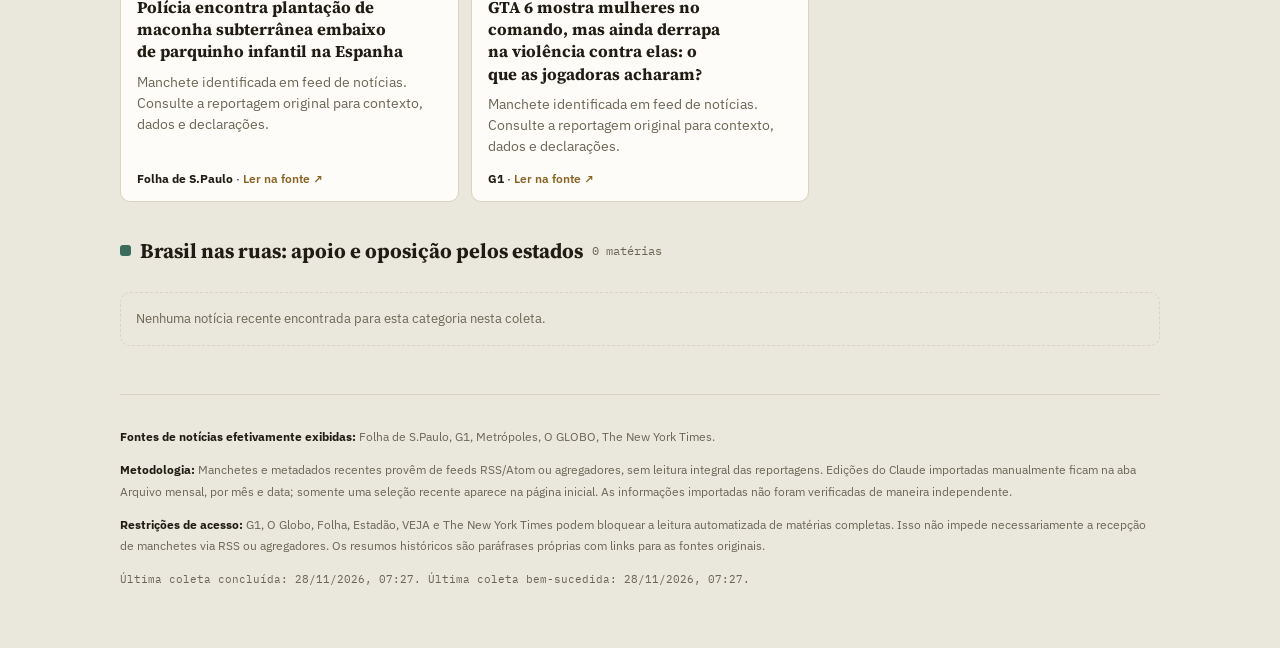
<file: site/versao-anterior.html>
<!doctype html><html><head><meta charset=utf8><meta name=viewport content="width=device-width,initial-scale=1,viewport-fit=cover"><style>:root{color-scheme:light;box-sizing:border-box;padding-top:env(safe-area-inset-top,0px);padding-bottom:env(safe-area-inset-bottom,0px)}html{scroll-padding-top:env(safe-area-inset-top,0px)}body{margin:0;padding:0;font:14px -apple-system,BlinkMacSystemFont,sans-serif;background:#fff;color:#000}img{max-width:100%}[hidden]:not([hidden=until-found i]){display:none!important}</style></head><body>
<meta name="claude:viewport-fit-sides" content="cover">
<title>Painel Brasil</title>
<style>
  /* Layout: masthead with live status strip, an election context bar, then
     a filterable grid of source-linked cards grouped into civic sections
     (gazette-dashboard hybrid — scanned by category, not read top to bottom). */
  :root{
    --bg:#EAE7DC;
    --surface:#FDFCF8;
    --ink:#201C14;
    --ink-dim:#6B6554;
    --accent:#8A6324;
    --accent-ink:#FFFCF4;
    --line:#D9D3C0;

    --cat-politica:#4A4D8C;
    --cat-economia:#2F6B4F;
    --cat-justica:#8C3B3B;
    --cat-camara:#2E6B8C;
    --cat-senado:#1F5C73;
    --cat-intl:#2F7A7A;
    --cat-saude:#A1436A;
    --cat-edu:#6B4A8C;
    --cat-seg:#A15E1F;
    --cat-ruas:#3B6B5C;
    --cand-lula:#A33B3B;
    --cand-flavio:#2E5FA3;

    --font-display:'Source Serif 4', Georgia, 'Times New Roman', serif;
    --font-body:'IBM Plex Sans', -apple-system, 'Segoe UI', sans-serif;
    --font-mono:'IBM Plex Mono', 'SF Mono', Consolas, monospace;
  }
  @media (prefers-color-scheme: dark){
    :root:not([data-theme="light"]){
      --bg:#15181A; --surface:#1C2023; --ink:#EDE8DC; --ink-dim:#9A9484;
      --accent:#D6A94B; --accent-ink:#1A1405; --line:#30342F;
      --cat-politica:#8B90E0; --cat-economia:#5FC08A; --cat-justica:#E08A8A;
      --cat-camara:#6FB6E0; --cat-senado:#5FBCD6; --cat-intl:#5FCFC2;
      --cat-saude:#E08AB0; --cat-edu:#B59BE0; --cat-seg:#E0A85F; --cat-ruas:#6FBFA6;
      --cand-lula:#E08A8A; --cand-flavio:#7FABE0;
      color-scheme:dark;
    }
  }
  :root[data-theme="dark"]{
    --bg:#15181A; --surface:#1C2023; --ink:#EDE8DC; --ink-dim:#9A9484;
    --accent:#D6A94B; --accent-ink:#1A1405; --line:#30342F;
    --cat-politica:#8B90E0; --cat-economia:#5FC08A; --cat-justica:#E08A8A;
    --cat-camara:#6FB6E0; --cat-senado:#5FBCD6; --cat-intl:#5FCFC2;
    --cat-saude:#E08AB0; --cat-edu:#B59BE0; --cat-seg:#E0A85F; --cat-ruas:#6FBFA6;
    --cand-lula:#E08A8A; --cand-flavio:#7FABE0;
    color-scheme:dark;
  }

  *{box-sizing:border-box;}
  body{
    background:var(--bg); color:var(--ink);
    font-family:var(--font-body);
    padding-left:max(16px, env(safe-area-inset-left,0px));
    padding-right:max(16px, env(safe-area-inset-right,0px));
  }
  body::before{
    content:""; position:fixed; inset:0 0 auto; height:env(safe-area-inset-top,0px);
    z-index:20; background:var(--surface);
  }
  a{color:var(--accent); text-decoration:none;}
  a:hover{text-decoration:underline;}
  a:focus-visible, button:focus-visible, .chip:focus-visible{outline:2px solid var(--accent); outline-offset:2px;}

  .wrap{max-width:1040px; margin:0 auto; padding-block: 0 48px;}

  /* masthead */
  header.masthead{
    position:sticky; top:env(safe-area-inset-top,0px); z-index:10;
    background:var(--surface); border-bottom:1px solid var(--line);
    padding-block:14px 12px; margin-bottom:22px;
  }
  .masthead-row{display:flex; align-items:baseline; justify-content:space-between; gap:12px; flex-wrap:wrap;}
  .masthead h1{
    font-family:var(--font-display); font-size:clamp(1.5rem,5vw,2.1rem);
    margin:0; letter-spacing:.2px; text-wrap:balance;
  }
  .masthead .kicker{
    font-family:var(--font-mono); font-size:.68rem; letter-spacing:.12em; text-transform:uppercase;
    color:var(--accent); display:block; margin-bottom:2px;
  }
  .live-status{
    display:flex; align-items:center; gap:8px; font-family:var(--font-mono);
    font-size:.72rem; color:var(--ink-dim); white-space:nowrap;
  }
  .live-dot{width:7px; height:7px; border-radius:50%; background:#3C9A5C; flex:0 0 auto;
    box-shadow:0 0 0 0 rgba(60,154,92,.5); animation:pulse 2.4s ease-out infinite;}
  @media (prefers-reduced-motion: reduce){ .live-dot{animation:none;} }
  @keyframes pulse{
    0%{box-shadow:0 0 0 0 rgba(60,154,92,.45);}
    70%{box-shadow:0 0 0 6px rgba(60,154,92,0);}
    100%{box-shadow:0 0 0 0 rgba(60,154,92,0);}
  }

  .filters{display:flex; gap:7px; flex-wrap:wrap; margin-top:12px;}
  .chip{
    font-family:var(--font-body); font-size:.78rem; font-weight:600;
    border:1px solid var(--line); background:transparent; color:var(--ink-dim);
    border-radius:999px; padding:5px 13px; cursor:pointer; transition:background .15s, color .15s, border-color .15s;
  }
  .chip[aria-pressed="true"]{background:var(--accent); color:var(--accent-ink); border-color:var(--accent);}
  .chip:hover{border-color:var(--accent);}

  /* election strip */
  .race{
    display:grid; grid-template-columns:repeat(auto-fit,minmax(150px,1fr)); gap:1px;
    background:var(--line); border:1px solid var(--line); border-radius:10px; overflow:hidden;
    margin-bottom:28px;
  }
  .race-cell{background:var(--surface); padding:12px 14px;}
  .race-cell .label{font-family:var(--font-mono); font-size:.64rem; text-transform:uppercase; letter-spacing:.08em; color:var(--ink-dim);}
  .race-cell .value{font-family:var(--font-display); font-size:1.15rem; margin-top:3px; font-variant-numeric:tabular-nums;}
  .race-cell .value b{color:var(--accent);}
  .race-note{font-size:.78rem; color:var(--ink-dim); padding:10px 14px; grid-column:1/-1; background:var(--surface);}

  /* hero */
  .section-label{
    font-family:var(--font-mono); font-size:.7rem; letter-spacing:.12em; text-transform:uppercase;
    color:var(--ink-dim); margin:0 0 10px;
  }
  .hero-grid{display:grid; grid-template-columns:repeat(auto-fit,minmax(260px,1fr)); gap:14px; margin-bottom:34px;}
  .hero-card{
    background:var(--surface); border:1px solid var(--line); border-radius:12px;
    padding:18px; display:flex; flex-direction:column; gap:10px; min-width:0;
  }
  .hero-card h2{font-family:var(--font-display); font-size:1.2rem; line-height:1.3; margin:0; text-wrap:balance;}
  .hero-card p{margin:0; color:var(--ink-dim); font-size:.9rem; line-height:1.55;}

  /* category sections */
  section.cat{margin-bottom:34px;}
  .cat-head{display:flex; align-items:center; gap:9px; margin-bottom:14px;}
  .cat-dot{width:11px; height:11px; border-radius:3px; flex:0 0 auto;}
  .cat-head h2{font-family:var(--font-display); font-size:1.3rem; margin:0;}
  .cat-count{font-family:var(--font-mono); font-size:.72rem; color:var(--ink-dim);}

  .card-grid{display:grid; grid-template-columns:repeat(auto-fill,minmax(260px,1fr)); gap:12px;}
  .cand-group{margin-bottom:16px;}
  .cand-group:last-child{margin-bottom:0;}
  .cand-label{font-family:var(--font-display); font-size:1.05rem; margin:0 0 10px; display:flex; align-items:center; gap:8px;}
  .cand-label::before{content:""; width:10px; height:10px; border-radius:50%; background:currentColor; display:inline-block;}
  .card-cand{border-left:3px solid; }
  .card{
    background:var(--surface); border:1px solid var(--line); border-radius:10px;
    padding:14px 16px 15px; display:flex; flex-direction:column; gap:8px; min-width:0;
  }
  .card .tag-row{display:flex; align-items:center; justify-content:space-between; gap:8px;}
  .card .tag{
    font-family:var(--font-mono); font-size:.66rem; text-transform:uppercase; letter-spacing:.07em;
    padding:2px 8px; border-radius:999px; color:var(--accent-ink); white-space:nowrap;
  }
  .card .time{font-family:var(--font-mono); font-size:.68rem; color:var(--ink-dim); white-space:nowrap;}
  .card h3{font-family:var(--font-display); font-size:1.03rem; line-height:1.35; margin:0; text-wrap:balance;}
  .card p{margin:0; font-size:.86rem; line-height:1.55; color:var(--ink-dim);}
  .card .src{font-size:.78rem; margin-top:auto; padding-top:4px;}
  .card .src a{font-weight:600;}

  .context-note{
    background:var(--surface); border:1px dashed var(--line); border-radius:10px;
    padding:13px 16px; font-size:.84rem; color:var(--ink-dim); line-height:1.6; margin-top:12px;
  }

  footer{
    border-top:1px solid var(--line); margin-top:10px; padding-top:18px;
    font-size:.78rem; color:var(--ink-dim); line-height:1.7;
  }
  footer strong{color:var(--ink);}

  [hidden]{display:none !important;}

  @media (max-width:480px){
    .masthead h1{font-size:1.4rem;}
    .race-cell .value{font-size:1rem;}
  }
</style>

<link rel="stylesheet" href="https://fonts.googleapis.com/css2?family=Source+Serif+4:opsz,wght@8..60,400;8..60,600;8..60,700&family=IBM+Plex+Sans:wght@400;500;600;700&family=IBM+Plex+Mono:wght@400;500&display=swap">

<div class="wrap">

  <header class="masthead">
    <div class="masthead-row">
      <div>
        <span class="kicker">Edição de hoje</span>
        <h1>Painel Brasil</h1>
      </div>
      <div class="live-status"><span class="live-dot" aria-hidden="true"></span><span id="updatedAt">Atualizado em 16 de outubro de 2026</span></div>
    </div>
    <nav class="filters" id="filters" aria-label="Filtrar por categoria">
      <button class="chip" data-filter="todas" aria-pressed="true">Todas</button>
      <button class="chip" data-filter="eleicoes" aria-pressed="false">Eleições</button>
      <button class="chip" data-filter="ruas" aria-pressed="false">Brasil nas ruas</button>
      <button class="chip" data-filter="politica" aria-pressed="false">Política</button>
      <button class="chip" data-filter="economia" aria-pressed="false">Economia</button>
      <button class="chip" data-filter="justica" aria-pressed="false">Justiça &amp; STF</button>
      <button class="chip" data-filter="camara" aria-pressed="false">Câmara</button>
      <button class="chip" data-filter="senado" aria-pressed="false">Senado</button>
      <button class="chip" data-filter="intl" aria-pressed="false">Internacional</button>
      <button class="chip" data-filter="saude" aria-pressed="false">Saúde</button>
      <button class="chip" data-filter="edu" aria-pressed="false">Educação</button>
      <button class="chip" data-filter="seg" aria-pressed="false">Segurança</button>
    </nav>
  </header>

  <p class="section-label">Corrida presidencial — 2º turno</p>
  <div class="race">
    <div class="race-cell"><div class="label">1º turno (04/10)</div><div class="value">Flávio <b>47,03%</b></div></div>
    <div class="race-cell"><div class="label">1º turno (04/10)</div><div class="value">Lula <b>45,16%</b></div></div>
    <div class="race-cell"><div class="label">AtlasIntel (09/10, válidos)</div><div class="value">Flávio <b>52,8%</b> x Lula 47,2%</div></div>
    <div class="race-cell"><div class="label">Quaest (14/10)</div><div class="value">Flávio <b>46%</b> x Lula 44%</div></div>
    <div class="race-cell"><div class="label">Palver (15/10, válidos)</div><div class="value">Flávio <b>50%</b> x Lula 49%</div></div>
    <div class="race-cell"><div class="label">Datafolha (15/10, válidos)</div><div class="value">Flávio <b>51%</b> x Lula 49%</div></div>
    <div class="race-cell"><div class="label">Datafolha (15/10, total)</div><div class="value">Flávio <b>47%</b> x Lula 45%</div></div>
    <div class="race-cell"><div class="label">Indexa/Broadcast (15/10, válidos)</div><div class="value">Flávio <b>51%</b> x Lula 49%</div></div>
    <div class="race-cell"><div class="label">PoderData/Aya (16/10, válidos)</div><div class="value">Empate técnico: <b>50%</b> x 50%</div></div>
    <div class="race-cell"><div class="label">Futura/100% Cidades (16/10, válidos)</div><div class="value">Flávio <b>50,8%</b> x Lula 49,2%</div></div>
    <div class="race-cell"><div class="label">CNT/MDA (16/10, válidos)</div><div class="value">Flávio <b>50,5%</b> x Lula 49,5%</div></div>
    <div class="race-note">Nenhum dos dois alcançou a maioria no 1º turno, o que levou a disputa ao 2º turno, marcado para o último domingo de outubro. A sequência de pesquisas mostra a vantagem de Flávio encolhendo: a diferença em votos válidos caiu de cerca de 5,6 pontos no AtlasIntel (9/10) para 2 pontos no Quaest (14/10), passando por apenas 1 ponto no Palver, no Datafolha e no Indexa/Broadcast (todos de 15/10) até o empate técnico de 50% a 50% apurado pelo PoderData/Aya nesta sexta (16/10) — resultado confirmado, ainda nesta sexta, por duas outras pesquisas dentro da margem de erro: Futura/100% Cidades (50,8% a 49,2%) e CNT/MDA (50,5% a 49,5%), ambas também de 16/10. A rodada do PoderData/Aya supera a mesma pesquisa feita em 13/10, quando o instituto ainda media Flávio na frente por 51% a 49%. A rodada do Datafolha (15/10) mediu rejeição: 46% rejeitam Lula e 44% rejeitam Flávio. Lula e Flávio confirmaram presença no primeiro debate do 2º turno, promovido pela Band, no domingo (18/10) — dia em que Flávio também terá ato de campanha, segundo o Poder360.</div>
  </div>

  <p class="section-label">Destaques</p>
  <div class="hero-grid">
    <article class="hero-card">
      <h2>Congresso promulga o fim da escala 6x1 em cerimônia nesta manhã</h2>
      <p>Lula e Janja chegaram ao Congresso por volta das 9h55 e, pouco depois das 10h, a sessão solene promulgou a PEC que extingue a escala 6x1 — aprovada no Senado em dois turnos, com apenas um voto contrário, do senador Hamilton Mourão —, ao lado da PEC 14/2021, que cria aposentadoria especial para agentes comunitários de saúde e de combate a endemias. O ato contou também com o presidente do Congresso, Davi Alcolumbre, e o presidente da Câmara, Hugo Motta.</p>
      <div class="src"><a href="https://www.poder360.com.br/poder-congresso/congresso-promulga-pec-que-extingue-a-escala-de-trabalho-6-x-1/" target="_blank" rel="noopener">Poder360 →</a></div>
    </article>
    <article class="hero-card">
      <h2>Após impasse sobre maioridade penal, Davi anuncia volta da PEC da Segurança à pauta</h2>
      <p>Alcolumbre havia tirado a PEC da pauta na quinta (15/10) por falta de acordo sobre as emendas — Camilo Santana, líder do PT no Senado, protocolou emenda própria para reduzir a maioridade penal a 16 anos só em crimes hediondos, rompendo com o governo, enquanto a campanha de Flávio apresentou uma emenda mais ampla. Nesta sexta (16/10), porém, o presidente do Senado anunciou que o texto volta à pauta depois que os senadores chegarem a um acordo sobre essas emendas, sem citar data. Em entrevista à TV Globo, Lula já havia dito ser favorável, "como cidadão", a reduzir a penalidade em crimes hediondos, mas sem discutir o tema dentro dessa PEC.</p>
      <div class="src"><a href="https://www12.senado.leg.br/noticias/videos/2026/10/pec-da-seguranca-voltara-a-pauta-apos-acordo-sobre-emendas-anuncia-davi" target="_blank" rel="noopener">Senado Notícias →</a></div>
    </article>
    <article class="hero-card">
      <h2>TSE determina isonomia entre Lula e Flávio na IA da Meta, sob multa de R$ 500 mil</h2>
      <p>Depois de testes mostrarem que a ferramenta de IA da Meta recusava gerar imagens com o termo "Lula 13" mas produzia normalmente montagens com "Flávio 22", o ministro Marco Aurélio Bellizze, do TSE, determinou que a empresa garanta tratamento igualitário às duas campanhas — proibindo reduzir a distribuição de publicações, bloquear recomendações ou restringir buscas sobre qualquer um dos dois candidatos, sob multa diária de R$ 500 mil em caso de descumprimento. Em exame preliminar, o ministro considerou ter havido falha na ferramenta de controle de comandos, mas disse não haver elementos de que a diferença de tratamento tenha sido deliberada ou sistemática.</p>
      <div class="src"><a href="https://agenciabrasil.ebc.com.br/justica/noticia/2026-10/tse-determina-isonomia-apos-ia-da-meta-barrar-imagens-de-lula" target="_blank" rel="noopener">Agência Brasil →</a></div>
    </article>
    <article class="hero-card">
      <h2>TRE-RJ proclama Douglas Ruas eleito no Rio; PSD segue com recurso no STF</h2>
      <p>O partido de Eduardo Paes mantém no STF uma ADPF pedindo que a disputa ao governo do Rio seja refeita em 2º turno, mas o TRE-RJ já homologou por unanimidade, nesta quinta (15/10), a retotalização que exclui cerca de 274 mil votos de Anthony Garotinho — cuja candidatura fora indeferida, mas que continuou na urna — e proclamou Douglas Ruas (PL) eleito governador ainda no 1º turno. Com a exclusão, Ruas subiu de 49,27% para 50,88% dos votos válidos, e Paes, de 42,76% para 44,16%. O ministro Cristiano Zanin já havia negado um pedido semelhante de Paes em 8 de outubro, por entender que ainda cabiam recursos na Justiça Eleitoral.</p>
      <div class="src"><a href="https://www.poder360.com.br/poder-eleicoes-2026/psd-recorre-ao-stf-para-tentar-garantir-2o-turno-no-rio/" target="_blank" rel="noopener">Poder360 →</a></div>
    </article>
    <article class="hero-card">
      <h2>Lula x Flávio: Sul Global ou EUA?</h2>
      <p>No front de política externa, Lula reafirma aposta na aproximação com o Sul Global, enquanto Flávio Bolsonaro defende alinhamento mais próximo com Estados Unidos e Israel — uma divergência que deve marcar o 2º turno.</p>
      <div class="src"><a href="https://agenciabrasil.ebc.com.br/internacional/noticia/2026-10/lula-defende-sul-global-flavio-quer-proximidade-com-eua-e-israel" target="_blank" rel="noopener">Agência Brasil →</a></div>
    </article>
    <article class="hero-card">
      <h2>Lula e Flávio confirmam presença no 1º debate do 2º turno</h2>
      <p>Depois de dizer que não iria, Flávio confirmou participação no debate da Band — promovido também por Estadão, Cultura, Gazeta, Jovem Pan e YouTube —, horas depois de Lula anunciar sua própria presença. O encontro, no domingo (18/10), é o primeiro frente a frente do segundo turno.</p>
      <div class="src"><a href="https://www.cnnbrasil.com.br/eleicoes/flavio-confirma-ida-ao-debate-da-band/" target="_blank" rel="noopener">CNN Brasil →</a></div>
    </article>
    <article class="hero-card">
      <h2>Netanyahu chama Brasil de "pequeno país" e cogita ir à posse de Flávio</h2>
      <p>Durante um evento em Jerusalém, o premiê israelense relembrou sua ida à posse de Jair Bolsonaro em 2019 e disse que pode voltar ao país se Flávio for eleito — mais um gesto de líder estrangeiro próximo à família Bolsonaro, na esteira das falas recentes do argentino Javier Milei contra Lula.</p>
      <div class="src"><a href="https://www.poder360.com.br/poder-eleicoes-2026/netanyahu-chama-brasil-de-pequeno-pais-e-considera-ir-a-posse-de-flavio/" target="_blank" rel="noopener">Poder360 →</a></div>
    </article>
  </div>

  <!-- ELEIÇÕES: LULA x FLÁVIO -->
  <section class="cat" data-cat="eleicoes">
    <div class="cat-head"><span class="cat-dot" style="background:var(--cand-lula)"></span><h2>Eleições 2026: Lula x Flávio</h2><span class="cat-count">36 matérias</span></div>
    <div class="cand-group">
      <h3 class="cand-label" style="color:var(--cand-lula)">Lula</h3>
      <div class="card-grid">
        <article class="card card-cand" data-cat="eleicoes" style="border-color:var(--cand-lula)">
          <div class="tag-row"><span class="tag" style="background:var(--cand-lula)">Fala</span><span class="time">15/10 · 23h12</span></div>
          <h3>Lula se diz favorável a reduzir maioridade penal para hediondos</h3>
          <p>Em entrevista à TV Globo, o presidente afirmou que, "como cidadão", é favorável a diminuir a penalidade para crimes hediondos, mas disse não querer discutir o tema dentro da PEC da Segurança em tramitação no Senado — mudança de tom em relação à posição histórica do PT sobre o assunto.</p>
          <div class="src"><a href="https://www.poder360.com.br/poder-seguranca-publica/lula-diz-ser-a-favor-de-reduzir-maioridade-penal-para-crimes-hediondos/" target="_blank" rel="noopener">Poder360</a></div>
        </article>
        <article class="card card-cand" data-cat="eleicoes" style="border-color:var(--cand-lula)">
          <div class="tag-row"><span class="tag" style="background:var(--cand-lula)">Proposta</span><span class="time">13/10</span></div>
          <h3>Lula promete passe livre nos fins de semana e bolsa a universitários</h3>
          <p>A poucos dias do 2º turno, o presidente anunciou uma PEC para garantir transporte público gratuito nos fins de semana, a ser financiado por emendas parlamentares, e prometeu uma bolsa de R$ 700 a universitários a partir de 2027.</p>
          <div class="src"><a href="https://www.poder360.com.br/poder-eleicoes-2026/lula-promete-bolsa-de-r-700-a-universitarios-em-2027/" target="_blank" rel="noopener">Poder360</a></div>
        </article>
        <article class="card card-cand" data-cat="eleicoes" style="border-color:var(--cand-lula)">
          <div class="tag-row"><span class="tag" style="background:var(--cand-lula)">Apoiador</span><span class="time">Esta semana</span></div>
          <h3>MDB amplia apoio a Lula com adesão de diretórios estaduais</h3>
          <p>Dez diretórios estaduais do partido declararam apoio à candidatura de Lula no segundo turno, ampliando a base de sustentação da campanha fora do núcleo petista.</p>
          <div class="src"><a href="https://www.poder360.com.br/poder-eleicoes-2026/10-diretorios-do-mdb-declaram-apoio-a-lula-no-2o-turno/" target="_blank" rel="noopener">Poder360</a></div>
        </article>
        <article class="card card-cand" data-cat="eleicoes" style="border-color:var(--cand-lula)">
          <div class="tag-row"><span class="tag" style="background:var(--cand-lula)">Articulação</span><span class="time">Esta semana</span></div>
          <h3>Lula articula com o Centrão, mas Raquel Lyra mantém neutralidade</h3>
          <p>A campanha petista busca apoios pessoais com lideranças do Centrão. A governadora de Pernambuco, Raquel Lyra, no entanto, não fechou posição com nenhum dos dois lados: evitou cravar apoio a Lula e cita apenas uma relação de confiança com o presidente, mesmo sendo cortejada também pela campanha de Flávio.</p>
          <div class="src"><a href="https://www.cnnbrasil.com.br/eleicoes/raquel-lyra-nao-crava-palanque-de-lula-mas-cita-relacao-de-confianca/" target="_blank" rel="noopener">CNN Brasil</a></div>
        </article>
        <article class="card card-cand" data-cat="eleicoes" style="border-color:var(--cand-lula)">
          <div class="tag-row"><span class="tag" style="background:var(--cand-lula)">Estratégia</span><span class="time">15/10 · 10h57</span></div>
          <h3>Sem palanque de esquerda, Lula tenta atrair eleitor de direita contra Flávio</h3>
          <p>Sem aliado de esquerda relevante no 2º turno, a campanha de Lula busca votos entre conservadores pragmáticos, mirando especialmente eleitores de Renan Santos e Augusto Cury — pesquisa Nexus/BTG apontou 41% dos eleitores de Cury e 30% dos de Santos abertos a votar em Lula. A deputada eleita Ana Elisa (PT-MG), que lidera a articulação, resume a tese: "a direita foi engolida pelo bolsonarismo".</p>
          <div class="src"><a href="https://www.gazetadopovo.com.br/eleicoes/2026/ofensiva-de-lula-sobre-eleitores-de-direita-contra-flavio-segundo-turno/" target="_blank" rel="noopener">Gazeta do Povo</a></div>
        </article>
        <article class="card card-cand" data-cat="eleicoes" style="border-color:var(--cand-lula)">
          <div class="tag-row"><span class="tag" style="background:var(--cand-lula)">Fala</span><span class="time">Esta semana</span></div>
          <h3>Lula brinca que vai usar celular de Janja por falta de dinheiro</h3>
          <p>Em vídeo divulgado por André Janones, administrador do canal "Exército de Lula" no WhatsApp, o presidente disse, em tom de brincadeira, que não tem dinheiro para comprar um celular novo e vai usar o aparelho da primeira-dama se o canal chegar a 5 milhões de inscritos — hoje com cerca de 4,4 milhões, depois de ter sido suspenso e reativado por decisões do TSE.</p>
          <div class="src"><a href="https://www.poder360.com.br/poder-eleicoes-2026/lula-diz-que-nao-tem-dinheiro-para-comprar-celular-e-usara-o-de-janja/" target="_blank" rel="noopener">Poder360</a></div>
        </article>
        <article class="card card-cand" data-cat="eleicoes" style="border-color:var(--cand-lula)">
          <div class="tag-row"><span class="tag" style="background:var(--cand-lula)">Fala</span><span class="time">Esta semana</span></div>
          <h3>Lula chama modelo de escola cívico-militar de "loucura"</h3>
          <p>Em evento no Palácio do Planalto, o presidente criticou a adoção de escolas cívico-militares, dizendo haver "maluco para tudo" entre defensores do modelo — fala que contrasta com propostas de endurecimento na área de educação defendidas por aliados de Flávio.</p>
          <div class="src"><a href="https://www.gazetadopovo.com.br/eleicoes/2026/lula-chama-escola-civico-militar-loucura-tem-maluco-pra-tudo/" target="_blank" rel="noopener">Gazeta do Povo</a></div>
        </article>
        <article class="card card-cand" data-cat="eleicoes" style="border-color:var(--cand-lula)">
          <div class="tag-row"><span class="tag" style="background:var(--cand-lula)">Proposta</span><span class="time">15/10 · 08h30</span></div>
          <h3>Lula propõe generalizar educação em tempo integral</h3>
          <p>Como prioridade educacional do seu programa, o presidente defende levar a jornada integral — de pelo menos 35 horas semanais — a todas as etapas da educação básica, hoje presente em apenas 25,8% das matrículas. A proposta contrasta com o apoio de Flávio às escolas cívico-militares.</p>
          <div class="src"><a href="https://agenciabrasil.ebc.com.br/educacao/noticia/2026-10/flavio-quer-escolas-militares-lula-propoe-ampliar-educacao-integral" target="_blank" rel="noopener">Agência Brasil</a></div>
        </article>
        <article class="card card-cand" data-cat="eleicoes" style="border-color:var(--cand-lula)">
          <div class="tag-row"><span class="tag" style="background:var(--cand-lula)">Apoiador</span><span class="time">14/10 · 22h27</span></div>
          <h3>Lula escreve carta a evangélicos citando fim das bets e escala 5x2</h3>
          <p>Em carta divulgada pela Frente de Evangélicos pelo Estado de Direito, o presidente disse ter governado "com a proteção divina" e citou como gestos de proteção à família o fim da publicidade de apostas, a aprovação da escala 5x2 e o combate à violência contra a mulher.</p>
          <div class="src"><a href="https://agenciabrasil.ebc.com.br/politica/noticia/2026-10/lula-reforca-compromisso-com-evangelicos-flavio-recebe-apoio-no-rs" target="_blank" rel="noopener">Agência Brasil</a></div>
        </article>
        <article class="card card-cand" data-cat="eleicoes" style="border-color:var(--cand-lula)">
          <div class="tag-row"><span class="tag" style="background:var(--cand-lula)">Fala</span><span class="time">14/10 · 13h00</span></div>
          <h3>Propaganda do PT compara Flávio a Fernando Collor</h3>
          <p>Uma peça de campanha petista recriou um anúncio de 1987 e traçou paralelos entre os dois — início cedo na política, famílias tradicionais, casos de corrupção associados ao pai ou a aliados próximos e promessas de corte de privilégios — encerrando com o mote "às vezes, o futuro pode ser uma volta ao passado".</p>
          <div class="src"><a href="https://www.poder360.com.br/poder-eleicoes-2026/pt-recria-propaganda-sobre-hitler-e-compara-flavio-a-collor/" target="_blank" rel="noopener">Poder360</a></div>
        </article>
        <article class="card card-cand" data-cat="eleicoes" style="border-color:var(--cand-lula)">
          <div class="tag-row"><span class="tag" style="background:var(--cand-lula)">Articulação</span><span class="time">15/10</span></div>
          <h3>Lindbergh diz que Flávio "ligou modo desespero" ao acionar o TSE</h3>
          <p>Em vídeo nas redes, o deputado petista reagiu ao pedido de Flávio para que o TSE investigasse centrais sindicais e entidades como MST e UNE por suposta irregularidade no financiamento da campanha de Lula, classificando a iniciativa como tentativa de calar o movimento estudantil e sindical que apoia o presidente.</p>
          <div class="src"><a href="https://www.metropoles.com/brasil/lindbergh-flavio-ligou-modo-desespero-ao-acionar-tse-contra-sindicatos" target="_blank" rel="noopener">Metrópoles</a></div>
        </article>
        <article class="card card-cand" data-cat="eleicoes" style="border-color:var(--cand-lula)">
          <div class="tag-row"><span class="tag" style="background:var(--cand-lula)">Articulação</span><span class="time">13 a 15/10</span></div>
          <h3>Campanha de Lula ataca mudança de posição de Flávio sobre a 6x1</h3>
          <p>Um vídeo de campanha narrado por Wagner Moura questionou a PEC do Trabalho Flexível, do aliado de Flávio Rogério Marinho, evocando a época do pagamento por hora trabalhada e perguntando se é isso que o eleitor quer de volta. Na mesma linha, o deputado Reginaldo Lopes (PT-MG), autor da PEC do fim da 6x1, chamou a proposta de "escravidão moderna" e cobrou que Flávio explicasse por que votou a favor do fim da escala, por voto remoto, dias depois de ter criticado o texto.</p>
          <div class="src"><a href="https://www.poder360.com.br/poder-congresso/governistas-festejam-6-x-1-e-chamam-proposta-de-flavio-de-escravidao/" target="_blank" rel="noopener">Poder360</a></div>
        </article>
        <article class="card card-cand" data-cat="eleicoes" style="border-color:var(--cand-lula)">
          <div class="tag-row"><span class="tag" style="background:var(--cand-lula)">Apoiador</span><span class="time">14/10</span></div>
          <h3>Erika Hilton cria "Tropa da Erika" para mobilizar apoiadores de Lula</h3>
          <p>A deputada eleita lançou uma frente de mobilização voltada a reforçar o engajamento de apoiadores do presidente nas redes e nas ruas na reta final da campanha do 2º turno.</p>
          <div class="src"><a href="https://www.poder360.com.br/poder-eleicoes-2026/erika-hilton-cria-tropa-da-erika-para-mobilizar-apoiadores/" target="_blank" rel="noopener">Poder360</a></div>
        </article>
        <article class="card card-cand" data-cat="eleicoes" style="border-color:var(--cand-lula)">
          <div class="tag-row"><span class="tag" style="background:var(--cand-lula)">Articulação</span><span class="time">15/10 · 23h26</span></div>
          <h3>Campanha de Lula leva queixa contra a Meta a observadores internacionais</h3>
          <p>Além de acionar o TSE, a campanha petista levou a observadores eleitorais internacionais sua reclamação de que a IA da Meta tratava as buscas sobre Lula de forma diferente das relacionadas a Flávio.</p>
          <div class="src"><a href="https://www.poder360.com.br/poder-eleicoes-2026/campanha-de-lula-reclama-da-meta-a-observadores-internacionais/" target="_blank" rel="noopener">Poder360</a></div>
        </article>
        <article class="card card-cand" data-cat="eleicoes" style="border-color:var(--cand-lula)">
          <div class="tag-row"><span class="tag" style="background:var(--cand-lula)">Articulação</span><span class="time">15/10</span></div>
          <h3>Em sabatina na Globo, Lula associa Flávio à prisão de Canella</h3>
          <p>Durante entrevista, o presidente citou a prisão do deputado estadual Márcio Canella (União-RJ), na Operação Unha e Carne, para questionar as alianças políticas de Flávio no Rio de Janeiro.</p>
          <div class="src"><a href="https://www.poder360.com.br/poder-eleicoes-2026/lula-liga-flavio-a-canella-preso-pela-pf-durante-sabatina-na-globo/" target="_blank" rel="noopener">Poder360</a></div>
        </article>
        <article class="card card-cand" data-cat="eleicoes" style="border-color:var(--cand-lula)">
          <div class="tag-row"><span class="tag" style="background:var(--cand-lula)">Fala</span><span class="time">15/10</span></div>
          <h3>"PCC e CV são terroristas", diz Lula sobre facções criminosas</h3>
          <p>Na mesma sabatina, o presidente classificou as duas maiores facções do país como organizações terroristas para a comunidade brasileira, ao ser questionado sobre segurança pública.</p>
          <div class="src"><a href="https://www.poder360.com.br/poder-eleicoes-2026/pcc-e-cv-sao-terroristas-para-a-comunidade-brasileira-diz-lula/" target="_blank" rel="noopener">Poder360</a></div>
        </article>
        <article class="card card-cand" data-cat="eleicoes" style="border-color:var(--cand-lula)">
          <div class="tag-row"><span class="tag" style="background:var(--cand-lula)">Fala</span><span class="time">15/10 · 22h18</span></div>
          <h3>Lula diz que responsabilidade pelas dificuldades da campanha "é toda minha"</h3>
          <p>Questionado sobre o desempenho abaixo do esperado no 1º turno, o presidente assumiu publicamente a responsabilidade pelos tropeços da campanha à reeleição, sem atribuí-los a aliados ou à conjuntura.</p>
          <div class="src"><a href="https://www.poder360.com.br/poder-eleicoes-2026/a-responsabilidade-e-toda-minha-diz-lula-sobre-dificuldades-da-campanha/" target="_blank" rel="noopener">Poder360</a></div>
        </article>
        <article class="card card-cand" data-cat="eleicoes" style="border-color:var(--cand-lula)">
          <div class="tag-row"><span class="tag" style="background:var(--cand-lula)">Fala</span><span class="time">15/10 · 22h04</span></div>
          <h3>Sobre relação com Washington, Lula diz que "quem deve estar preocupado conosco são os EUA"</h3>
          <p>Em mais uma fala sobre política externa, o presidente inverteu o discurso de que o Brasil precisaria temer uma eventual pressão americana, no mesmo debate em que Flávio defende maior proximidade do país com os EUA e Israel.</p>
          <div class="src"><a href="https://www.poder360.com.br/poder-governo/quem-deve-estar-preocupado-conosco-sao-os-eua-diz-lula/" target="_blank" rel="noopener">Poder360</a></div>
        </article>
      </div>
    </div>
    <div class="cand-group">
      <h3 class="cand-label" style="color:var(--cand-flavio)">Flávio Bolsonaro</h3>
      <div class="card-grid">
        <article class="card card-cand" data-cat="eleicoes" style="border-color:var(--cand-flavio)">
          <div class="tag-row"><span class="tag" style="background:var(--cand-flavio)">Fala</span><span class="time">15/10 · 20h01</span></div>
          <h3>"A picanha tá vindo de ônibus", ironiza Flávio sobre passe livre</h3>
          <p>Em live de campanha com Nikolas Ferreira e Guilherme Derrite, Flávio reagiu ao anúncio do passe livre de Lula sugerindo que o dinheiro sairia de outras áreas — referência à promessa do presidente de ampliar o acesso à carne — e questionou se a medida será cumprida.</p>
          <div class="src"><a href="https://www.poder360.com.br/poder-eleicoes-2026/a-picanha-ta-vindo-de-onibus-diz-flavio-apos-lula-prometer-passe-livre/" target="_blank" rel="noopener">Poder360</a></div>
        </article>
        <article class="card card-cand" data-cat="eleicoes" style="border-color:var(--cand-flavio)">
          <div class="tag-row"><span class="tag" style="background:var(--cand-flavio)">Proposta</span><span class="time">10/10</span></div>
          <h3>Equipe econômica de Flávio estuda corte de até R$ 300 bi em gastos</h3>
          <p>O grupo avalia substituir o arcabouço fiscal de 2023 por uma meta de dívida bruta sobre o PIB, cortar entre R$ 190 bi e R$ 300 bi em despesas via PEC e revogar cerca de 1.000 atos administrativos por decreto — propostas que, segundo a reportagem, ainda carecem de detalhamento e dependem do Congresso.</p>
          <div class="src"><a href="https://www.poder360.com.br/poder-eleicoes-2026/lula-desafia-flavio-a-dizer-o-que-estara-no-corte-de-r-250-bilhoes/" target="_blank" rel="noopener">Poder360</a></div>
        </article>
        <article class="card card-cand" data-cat="eleicoes" style="border-color:var(--cand-flavio)">
          <div class="tag-row"><span class="tag" style="background:var(--cand-flavio)">Apoiador</span><span class="time">Esta semana</span></div>
          <h3>Temer e pecuarista Wilson Grassi Júnior declaram apoio a Flávio</h3>
          <p>Ao sinalizar simpatia pela candidatura, o ex-presidente Michel Temer se somou a apoios como o do empresário Wilson Grassi Júnior, que cobrou do candidato propostas para a causa animal.</p>
          <div class="src"><a href="https://www.gazetadopovo.com.br/eleicoes/2026/wilson-grassi-junior-anuncia-apoio-a-flavio-bolsonaro-e-cobra-propostas-para-causa-animal/" target="_blank" rel="noopener">Gazeta do Povo</a></div>
        </article>
        <article class="card card-cand" data-cat="eleicoes" style="border-color:var(--cand-flavio)">
          <div class="tag-row"><span class="tag" style="background:var(--cand-flavio)">Articulação</span><span class="time">08/10</span></div>
          <h3>Flávio reúne 14 governadores aliados e corteja indecisos</h3>
          <p>Em evento em Brasília, o candidato reuniu 14 governadores aliados e anunciou apoio formal de Podemos, Novo e da federação PP-União Brasil; o governador Ronaldo Caiado (PSD) apoia de forma individual. Flávio citou a governadora Raquel Lyra como exemplo de indecisa a conquistar e disse que "não tem eleição ganha".</p>
          <div class="src"><a href="https://www.poder360.com.br/poder-eleicoes-2026/flavio-reune-14-governadores-cita-raquel-lyra-e-acena-a-indecisos/" target="_blank" rel="noopener">Poder360</a></div>
        </article>
        <article class="card card-cand" data-cat="eleicoes" style="border-color:var(--cand-flavio)">
          <div class="tag-row"><span class="tag" style="background:var(--cand-flavio)">Proposta</span><span class="time">15/10</span></div>
          <h3>Flávio promete criar "Ministério da Prosperidade" em inserção na TV</h3>
          <p>Em propaganda eleitoral veiculada após a aprovação do fim da 6x1 no Senado, Flávio não comentou a mudança na jornada e, em vez disso, prometeu criar um Ministério da Prosperidade voltado a renda, crédito para empreendedores e ampliação do Bolsa Família, citando também a iniciativa ViraPix de devolução de parte de pagamentos.</p>
          <div class="src"><a href="https://www.metropoles.com/brasil/na-tv-lula-exalta-fim-da-6x1-flavio-promete-ministerio-da-prosperidade" target="_blank" rel="noopener">Metrópoles</a></div>
        </article>
        <article class="card card-cand" data-cat="eleicoes" style="border-color:var(--cand-flavio)">
          <div class="tag-row"><span class="tag" style="background:var(--cand-flavio)">Proposta</span><span class="time">14/10 · 21h09</span></div>
          <h3>Flávio promete "guerra" ao tráfico e prosperidade por "40 anos"</h3>
          <p>Em comício em Porto Alegre, Flávio prometeu declarar guerra ao tráfico de drogas a partir de janeiro de 2027, classificando traficantes como "narcoterroristas", e disse a moradores de áreas de domínio de facções que votem sem medo: "o voto é secreto". Repetiu também a promessa de reduzir a maioridade penal de 18 para 16 anos e de retomar obras de controle de enchentes no Rio Grande do Sul.</p>
          <div class="src"><a href="https://www.gazetadopovo.com.br/eleicoes/2026/flavio-bolsonaro-promete-guerra-ao-trafico-e-prosperidade-por-40-anos/" target="_blank" rel="noopener">Gazeta do Povo</a></div>
        </article>
        <article class="card card-cand" data-cat="eleicoes" style="border-color:var(--cand-flavio)">
          <div class="tag-row"><span class="tag" style="background:var(--cand-flavio)">Proposta</span><span class="time">15/10 · 08h30</span></div>
          <h3>Flávio quer retomar e expandir escolas cívico-militares</h3>
          <p>O candidato defende ampliar o modelo de escolas cívico-militares adotado no governo de Jair Bolsonaro, que combina gestão escolar com apoio de militares à disciplina, descrevendo a proposta como uma "escola que ensina, e não que doutrina".</p>
          <div class="src"><a href="https://agenciabrasil.ebc.com.br/educacao/noticia/2026-10/flavio-quer-escolas-militares-lula-propoe-ampliar-educacao-integral" target="_blank" rel="noopener">Agência Brasil</a></div>
        </article>
        <article class="card card-cand" data-cat="eleicoes" style="border-color:var(--cand-flavio)">
          <div class="tag-row"><span class="tag" style="background:var(--cand-flavio)">Apoiador</span><span class="time">14/10</span></div>
          <h3>Flávio recebe apoio em Porto Alegre e promete obras no Sarandi</h3>
          <p>Em agenda na capital gaúcha, o candidato se reuniu com apoiadores no centro da cidade e visitou o bairro Sarandi, prometendo retomar obras de recuperação após a enchente de 2024 e classificando a região como "abandonada" pelo governo federal.</p>
          <div class="src"><a href="https://agenciabrasil.ebc.com.br/politica/noticia/2026-10/lula-reforca-compromisso-com-evangelicos-flavio-recebe-apoio-no-rs" target="_blank" rel="noopener">Agência Brasil</a></div>
        </article>
        <article class="card card-cand" data-cat="eleicoes" style="border-color:var(--cand-flavio)">
          <div class="tag-row"><span class="tag" style="background:var(--cand-flavio)">Articulação</span><span class="time">14/10</span></div>
          <h3>"Flaviômetro" passa a monitorar apoio de políticos a Flávio nas redes</h3>
          <p>Uma ferramenta batizada de Flaviômetro passou a acompanhar publicações de políticos eleitos em apoio à candidatura de Flávio nas redes sociais, parte do esforço da campanha para mapear e ampliar sua base de apoio parlamentar.</p>
          <div class="src"><a href="https://www.gazetadopovo.com.br/eleicoes/2026/flaviometro-monitora-atuacao-de-politicos-nas-redes-em-apoio-a-flavio-bolsonaro/" target="_blank" rel="noopener">Gazeta do Povo</a></div>
        </article>
        <article class="card card-cand" data-cat="eleicoes" style="border-color:var(--cand-flavio)">
          <div class="tag-row"><span class="tag" style="background:var(--cand-flavio)">Apoiador</span><span class="time">14/10 · 23h02</span></div>
          <h3>Eduardo Bolsonaro diz que Moraes "sairá do STF" com Flávio eleito</h3>
          <p>Em evento em Washington, o ex-deputado autoexilado nos EUA — condenado pelo STF e com prisão determinada por Alexandre de Moraes — chamou o ministro de "câncer" a ser retirado da Corte e disse não enxergar Flávio governando com Moraes no tribunal, numa fala que associa a eleição do candidato a uma eventual mudança na composição do STF.</p>
          <div class="src"><a href="https://www.poder360.com.br/poder-eleicoes-2026/com-flavio-presidente-moraes-estara-fora-do-stf-diz-eduardo/" target="_blank" rel="noopener">Poder360</a></div>
        </article>
        <article class="card card-cand" data-cat="eleicoes" style="border-color:var(--cand-flavio)">
          <div class="tag-row"><span class="tag" style="background:var(--cand-flavio)">Proposta</span><span class="time">14/10</span></div>
          <h3>Líder do PL promete rediscutir jornada por horas trabalhadas em 2027</h3>
          <p>Sóstenes Cavalcante (PL-RJ) disse que o partido tentará votar, já em 2027 e com Flávio eleito, uma PEC que permitiria ao trabalhador optar entre a CLT tradicional ou remuneração por horas efetivamente trabalhadas — proposta apresentada como alternativa "ainda melhor" à jornada de 40 horas aprovada na PEC do fim da 6x1, que o próprio Flávio passou a apoiar na reta final.</p>
          <div class="src"><a href="https://www.gazetadopovo.com.br/economia/lider-do-pl-promete-votar-pec-das-horas-trabalhadas-em-2027-se-flavio-for-eleito/" target="_blank" rel="noopener">Gazeta do Povo</a></div>
        </article>
        <article class="card card-cand" data-cat="eleicoes" style="border-color:var(--cand-flavio)">
          <div class="tag-row"><span class="tag" style="background:var(--cand-flavio)">Fala</span><span class="time">14/10 · 22h15</span></div>
          <h3>Flávio vota a favor do fim da 6x1 por voto remoto, após ter criticado a PEC</h3>
          <p>Ausente do plenário, o senador registrou voto remotamente a favor da PEC que acaba com a escala 6x1 — aprovada por 75 votos a 1 em cada turno —, dias depois de classificar o texto como mal formulado e prejudicial à economia. Ele mantém a defesa da PEC do Trabalho Flexível, do aliado Rogério Marinho, que permitiria negociar jornada e remuneração por hora entre empresas e trabalhadores.</p>
          <div class="src"><a href="https://www.poder360.com.br/poder-congresso/flavio-vota-a-favor-do-fim-da-6-x-1-apos-assinar-pec-do-trabalho-flexivel/" target="_blank" rel="noopener">Poder360</a></div>
        </article>
        <article class="card card-cand" data-cat="eleicoes" style="border-color:var(--cand-flavio)">
          <div class="tag-row"><span class="tag" style="background:var(--cand-flavio)">Apoiador</span><span class="time">15/10</span></div>
          <h3>Empresário Luciano Hang declara voto em Flávio Bolsonaro</h3>
          <p>O empresário catarinense, apoiador histórico da família Bolsonaro, declarou publicamente voto em Flávio contra Lula no 2º turno.</p>
          <div class="src"><a href="https://revistaoeste.com/politica/luciano-hang-declara-voto-em-flavio-bolsonaro-contra-lula/" target="_blank" rel="noopener">Revista Oeste</a></div>
        </article>
        <article class="card card-cand" data-cat="eleicoes" style="border-color:var(--cand-flavio)">
          <div class="tag-row"><span class="tag" style="background:var(--cand-flavio)">Estratégia</span><span class="time">16/10 · 06h00</span></div>
          <h3>Flávio terá ato de campanha no mesmo dia do debate da Band</h3>
          <p>A campanha de Flávio confirmou um ato de rua para o domingo (18/10), mesmo dia do primeiro debate do 2º turno — repetindo uma estratégia usada por Lula em 1989, de aparecer em comício em vez de priorizar o debate.</p>
          <div class="src"><a href="https://www.poder360.com.br/poder-eleicoes/flavio-repete-lula-em-1989-e-tera-ato-de-campanha-em-dia-de-debate/" target="_blank" rel="noopener">Poder360</a></div>
        </article>
        <article class="card card-cand" data-cat="eleicoes" style="border-color:var(--cand-flavio)">
          <div class="tag-row"><span class="tag" style="background:var(--cand-flavio)">Apoiador</span><span class="time">13/10</span></div>
          <h3>MDB nacional oficializa apoio majoritário a Flávio no 2º turno</h3>
          <p>O presidente nacional do partido, Baleia Rossi, anunciou apoio majoritário a Flávio: 15 dos 27 diretórios estaduais declararam-se favoráveis à candidatura, enquanto os demais ficam livres para apoiar Lula ou adotar neutralidade — decisão que a reportagem descreve como sem consenso interno.</p>
          <div class="src"><a href="https://www.metropoles.com/brasil/mdb-oficializara-apoio-majoritario-a-flavio-bolsonaro-nesta-terca-feira" target="_blank" rel="noopener">Metrópoles</a></div>
        </article>
        <article class="card card-cand" data-cat="eleicoes" style="border-color:var(--cand-flavio)">
          <div class="tag-row"><span class="tag" style="background:var(--cand-flavio)">Fala</span><span class="time">15/10 · 22h28</span></div>
          <h3>Flávio diz que PT vai "ter que aturar Bolsonaro" na Presidência</h3>
          <p>Em ato de campanha em Capelinha (MG), ao lado de Nikolas Ferreira, Flávio disse que o PT terá de "aturar Bolsonaro" subindo a rampa do Planalto, afirmou que o evento marca o fim da "era" do PT e disse pretender dar continuidade ao projeto político do pai, o ex-presidente Jair Bolsonaro.</p>
          <div class="src"><a href="https://www.poder360.com.br/poder-eleicoes-2026/flavio-diz-que-pt-tera-de-aturar-bolsonaro-na-presidencia/" target="_blank" rel="noopener">Poder360</a></div>
        </article>
        <article class="card card-cand" data-cat="eleicoes" style="border-color:var(--cand-flavio)">
          <div class="tag-row"><span class="tag" style="background:var(--cand-flavio)">Articulação</span><span class="time">15/10 · 15h49</span></div>
          <h3>Mãe de Flávio é escolhida suplente de deputado preso pela PF no Rio</h3>
          <p>Levantamento mostrou que a mãe do candidato consta como suplente na chapa de Márcio Canella (União-RJ), deputado estadual eleito e preso dias antes na Operação Unha e Carne — mesmo caso que Lula citou em sabatina para questionar as alianças de Flávio no Rio.</p>
          <div class="src"><a href="https://www.poder360.com.br/poder-eleicoes-2026/mae-de-flavio-foi-escolhida-como-suplente-de-canella-preso-pela-pf/" target="_blank" rel="noopener">Poder360</a></div>
        </article>
        <article class="card card-cand" data-cat="eleicoes" style="border-color:var(--cand-flavio)">
          <div class="tag-row"><span class="tag" style="background:var(--cand-flavio)">Articulação</span><span class="time">15/10 · 22h20</span></div>
          <h3>Marinho, coordenador de Flávio, critica apoio da cúpula da AGU à reeleição de Lula</h3>
          <p>O senador Rogério Marinho (PL-RN), que coordena a campanha de Flávio no Congresso, criticou publicamente integrantes da alta cúpula da Advocacia-Geral da União por manifestações de apoio à candidatura de Lula.</p>
          <div class="src"><a href="https://www.poder360.com.br/poder-eleicoes-2026/marinho-critica-alta-cupula-da-agu-por-apoio-a-reeleicao-de-lula/" target="_blank" rel="noopener">Poder360</a></div>
        </article>
      </div>
    </div>
    <p class="context-note">Para comparar lado a lado os planos de governo completos dos dois candidatos, veja esta reportagem do <a href="https://www.poder360.com.br/poder-eleicoes-2026/eleicoes-2026-compare-os-planos-de-governo-de-lula-e-flavio/" target="_blank" rel="noopener">Poder360</a>.</p>
  </section>

  <!-- BRASIL NAS RUAS: APOIO E OPOSIÇÃO PELOS ESTADOS -->
  <section class="cat" data-cat="ruas">
    <div class="cat-head"><span class="cat-dot" style="background:var(--cat-ruas)"></span><h2>Brasil nas ruas: apoio e oposição pelos estados</h2><span class="cat-count">8 matérias</span></div>
    <div class="cand-group">
      <h3 class="cand-label" style="color:var(--cand-lula)">Atos de apoio a Lula</h3>
      <div class="card-grid">
        <article class="card card-cand" data-cat="ruas" style="border-color:var(--cand-lula)">
          <div class="tag-row"><span class="tag" style="background:var(--cand-lula)">Nacional · 24 capitais</span><span class="time">9 a 13/10</span></div>
          <h3>Atos pela "virada" de Lula enchem ruas em ao menos 37 cidades</h3>
          <p>Apoiadores fizeram caminhadas, mutirões e carreatas em 37 cidades de todas as regiões do país, incluindo 24 capitais. Os maiores atos foram na Av. Paulista e no Largo da Batata (SP) e em Copacabana e na Lapa (RJ), com eventos também em Brasília, Belo Horizonte, Salvador e Maceió. Novos atos já foram convocados para 18 de outubro.</p>
          <div class="src"><a href="https://www.poder360.com.br/poder-eleicoes-2026/atos-pela-virada-de-lula-enchem-ruas-em-dezenas-cidades/" target="_blank" rel="noopener">Poder360</a></div>
        </article>
        <article class="card card-cand" data-cat="ruas" style="border-color:var(--cand-lula)">
          <div class="tag-row"><span class="tag" style="background:var(--cand-lula)">Rio de Janeiro</span><span class="time">12/10</span></div>
          <h3>Ato pró-Lula ocupa a av. Atlântica, em Copacabana</h3>
          <p>Apoiadores do presidente ocuparam trechos da orla de Copacabana, na zona sul do Rio, como parte da mobilização da campanha petista para ampliar apoio antes do 2º turno, em 25 de outubro, contra Flávio Bolsonaro.</p>
          <div class="src"><a href="https://www.poder360.com.br/poder-eleicoes-2026/ato-pro-lula-ocupa-av-atlantica-em-copacabana-no-rio/" target="_blank" rel="noopener">Poder360</a></div>
        </article>
        <article class="card card-cand" data-cat="ruas" style="border-color:var(--cand-lula)">
          <div class="tag-row"><span class="tag" style="background:var(--cand-lula)">São Paulo</span><span class="time">13/10 · 23h12</span></div>
          <h3>"Acabou esquerda paz e amor": ato na Faria Lima endurece discurso</h3>
          <p>No ato "A Luta Não Para", no Largo da Batata, discursos ficaram mais combativos contra a oposição. O deputado estadual eleito Leonardo Grandini (PT-SP) resumiu o novo tom: "chega de esquerda paz e amor".</p>
          <div class="src"><a href="https://www.metropoles.com/sao-paulo/acabou-esquerda-paz-e-amor-ato-pro-lula-na-faria-lima-endurece-discurso" target="_blank" rel="noopener">Metrópoles</a></div>
        </article>
        <article class="card card-cand" data-cat="ruas" style="border-color:var(--cand-lula)">
          <div class="tag-row"><span class="tag" style="background:var(--cand-lula)">Rio de Janeiro</span><span class="time">14/10 · 07h45</span></div>
          <h3>Caetano Veloso convoca ato pela democracia no Rio</h3>
          <p>O cantor convocou um ato-show de apoio a Lula e em defesa da democracia, marcado para o domingo (18/10) no Rio de Janeiro — mesmo dia de atos convocados pela campanha de Flávio em São Paulo.</p>
          <div class="src"><a href="https://www.poder360.com.br/poder-eleicoes-2026/caetano-veloso-convoca-ato-show-pela-democracia-no-rio-no-domingo/" target="_blank" rel="noopener">Poder360</a></div>
        </article>
      </div>
    </div>
    <div class="cand-group">
      <h3 class="cand-label" style="color:var(--cand-flavio)">Atos de oposição / pró-Flávio</h3>
      <div class="card-grid">
        <article class="card card-cand" data-cat="ruas" style="border-color:var(--cand-flavio)">
          <div class="tag-row"><span class="tag" style="background:var(--cand-flavio)">MG, ES, BA, SP, AM, RJ</span><span class="time">11/10</span></div>
          <h3>Flávio e Nikolas convocam atos em ao menos 14 cidades para a reta final</h3>
          <p>Nikolas Ferreira (PL-MG) convocou o "Bloquinho 22", com atos entre 15 e 24 de outubro em cidades como Araçuaí, Vitória, Salvador, São Paulo, Manaus e Belo Horizonte, encerrando em Juiz de Fora e no Rio de Janeiro na véspera do 2º turno.</p>
          <div class="src"><a href="https://www.poder360.com.br/poder-eleicoes-2026/flavio-e-nikolas-convocam-atos-para-a-reta-final-em-ao-menos-14-cidades/" target="_blank" rel="noopener">Poder360</a></div>
        </article>
        <article class="card card-cand" data-cat="ruas" style="border-color:var(--cand-flavio)">
          <div class="tag-row"><span class="tag" style="background:var(--cand-flavio)">8 cidades</span><span class="time">14/10 · 23h34</span></div>
          <h3>Flávio e aliados levam apoiadores às ruas em pelo menos 8 cidades</h3>
          <p>Atos simultâneos de apoio a Flávio ocorreram em pelo menos oito cidades do país, parte da mobilização da campanha na última quinzena antes do 2º turno.</p>
          <div class="src"><a href="https://www.poder360.com.br/poder-eleicoes-2026/flavio-e-aliados-levam-apoiadores-as-ruas-em-cidades/" target="_blank" rel="noopener">Poder360</a></div>
        </article>
        <article class="card card-cand" data-cat="ruas" style="border-color:var(--cand-flavio)">
          <div class="tag-row"><span class="tag" style="background:var(--cand-flavio)">São Paulo</span><span class="time">13/10 · 22h39</span></div>
          <h3>Flávio, Tarcísio e Nunes convocam apoiadores para ato na Paulista</h3>
          <p>Os três chamaram apoiadores para um ato no domingo (18/10), às 11h, na Av. Paulista — uma semana depois de a mesma avenida ter recebido um ato pró-Lula que ocupou sete quadras. Flávio chamou o evento de "uma grande festa".</p>
          <div class="src"><a href="https://www.poder360.com.br/poder-eleicoes-2026/flavio-tarcisio-e-nunes-convocam-apoiadores-para-ato-na-paulista/" target="_blank" rel="noopener">Poder360</a></div>
        </article>
        <article class="card card-cand" data-cat="ruas" style="border-color:var(--cand-flavio)">
          <div class="tag-row"><span class="tag" style="background:var(--cand-flavio)">Minas Gerais</span><span class="time">14/10</span></div>
          <h3>Agenda de Flávio em MG soma atos no interior e motociata em BH</h3>
          <p>A campanha anunciou passagens por Capelinha (15/10) e Nanuque (16/10, sem presença confirmada do candidato), além de uma motociata em Belo Horizonte na véspera do 2º turno (24/10) — foco em reforçar regiões de Minas onde Lula venceu no 1º turno.</p>
          <div class="src"><a href="https://www.metropoles.com/minas-gerais/agenda-de-flavio-em-mg-tem-atos-no-interior-e-motociata-em-bh-veja-locais" target="_blank" rel="noopener">Metrópoles</a></div>
        </article>
      </div>
    </div>
    <p class="context-note">Os dois lados convocaram novos atos para o próximo fim de semana (18/10) — Lula em São Paulo e no Rio, Flávio na Av. Paulista — às vésperas do primeiro debate do 2º turno, no mesmo domingo.</p>
  </section>

  <!-- POLÍTICA -->
  <section class="cat" data-cat="politica">
    <div class="cat-head"><span class="cat-dot" style="background:var(--cat-politica)"></span><h2>Política &amp; Governo</h2><span class="cat-count">14 matérias</span></div>
    <div class="card-grid">
      <article class="card" data-cat="politica">
        <div class="tag-row"><span class="tag" style="background:var(--cat-politica)">Trabalho</span><span class="time">15/10 · 11h25</span></div>
        <h3>CUT elogia fim da 6x1 como "vitória maiúscula"; CNI e Fiesp pedem revisão</h3>
        <p>A central sindical classificou a aprovação da PEC como conquista histórica da classe trabalhadora. Já a CNI, pelo presidente Ricardo Alban, pediu ao Congresso que revise o texto, estimando que a mudança pode elevar os custos de produção em R$ 267,2 bilhões, reduzir o PIB em R$ 76,9 bilhões e pressionar os preços ao consumidor, com alta média de 6,2% — crítica à qual a Fiesp também aderiu, na mesma linha de alerta sobre o impacto da medida na indústria.</p>
        <div class="src"><a href="https://agenciabrasil.ebc.com.br/politica/noticia/2026-10/cut-elogia-fim-da-massacrante-6x1-cni-quer-revisar-pec-aprovada" target="_blank" rel="noopener">Agência Brasil</a></div>
      </article>
      <article class="card" data-cat="politica">
        <div class="tag-row"><span class="tag" style="background:var(--cat-politica)">Política</span><span class="time">14/10 · 22h02</span></div>
        <h3>Entenda quando a jornada 6x1 deixa de valer</h3>
        <p>Com a PEC aprovada no Senado, a Agência Brasil detalha o cronograma de transição até a nova jornada entrar em vigor nas empresas.</p>
        <div class="src"><a href="https://agenciabrasil.ebc.com.br/politica/noticia/2026-10/fim-da-6x1-saiba-quando-entra-em-vigor-nova-jornada-de-trabalho" target="_blank" rel="noopener">Agência Brasil</a></div>
      </article>
      <article class="card" data-cat="politica">
        <div class="tag-row"><span class="tag" style="background:var(--cat-politica)">Política</span><span class="time">14/10 · 18h29</span></div>
        <h3>STF cobra acesso gratuito à Justiça Eleitoral</h3>
        <p>O tribunal determinou que operadoras garantam acesso gratuito a sites e aplicativos da Justiça Eleitoral, medida pensada para o período decisivo do 2º turno.</p>
        <div class="src"><a href="https://agenciabrasil.ebc.com.br/politica/noticia/2026-10/stf-cobra-cumprimento-de-acesso-gratuito-sites-da-justica-eleitoral" target="_blank" rel="noopener">Agência Brasil</a></div>
      </article>
      <article class="card" data-cat="politica">
        <div class="tag-row"><span class="tag" style="background:var(--cat-politica)">Política</span><span class="time">13/10</span></div>
        <h3>São Paulo prepara mais de 114 mil urnas</h3>
        <p>O estado inicia a logística de preparação das urnas eletrônicas que serão usadas na votação do segundo turno.</p>
        <div class="src"><a href="https://agenciabrasil.ebc.com.br/politica/noticia/2026-10/estado-de-sp-comeca-preparar-mais-de-114-mil-urnas-para-o-2o-turno" target="_blank" rel="noopener">Agência Brasil</a></div>
      </article>
      <article class="card" data-cat="politica">
        <div class="tag-row"><span class="tag" style="background:var(--cat-politica)">Política</span><span class="time">14/10</span></div>
        <h3>Governo regulamenta jogos eletrônicos</h3>
        <p>O Executivo publicou regras que definem como o Marco Legal dos Jogos Eletrônicos passa a ser aplicado no país.</p>
        <div class="src"><a href="https://agenciabrasil.ebc.com.br/politica/noticia/2026-10/conheca-detalhes-da-regulamentacao-dos-jogos-eletronicos-no-brasil" target="_blank" rel="noopener">Agência Brasil</a></div>
      </article>
      <article class="card" data-cat="politica">
        <div class="tag-row"><span class="tag" style="background:var(--cat-politica)">Política</span><span class="time">14/10 · 22h11</span></div>
        <h3>Veículos de imprensa publicam editorial pela democracia</h3>
        <p>Um grupo de veículos independentes assinou um editorial conjunto defendendo a integridade do processo eleitoral em curso.</p>
        <div class="src"><a href="https://agenciabrasil.ebc.com.br/politica/noticia/2026-10/em-editorial-veiculos-independentes-de-imprensa-defendem-democracia" target="_blank" rel="noopener">Agência Brasil</a></div>
      </article>
      <article class="card" data-cat="politica">
        <div class="tag-row"><span class="tag" style="background:var(--cat-politica)">Segurança pública</span><span class="time">15 a 16/10</span></div>
        <h3>Debate sobre maioridade penal trava, e depois destrava, a PEC da Segurança</h3>
        <p>A CNBB se posicionou contra uma eventual redução da idade de responsabilização penal, ponto que dividiu a base do governo — inclusive entre senadores do próprio PT — e levou à retirada da PEC da pauta do Senado na quinta (15/10). Nesta sexta, Davi Alcolumbre anunciou que o texto volta a ser votado assim que houver acordo entre as emendas conflitantes sobre o tema.</p>
        <div class="src"><a href="https://www.gazetadopovo.com.br/republica/com-debate-no-congresso-cnbb-afirma-ser-contra-reducao-da-maioridade-penal/" target="_blank" rel="noopener">Gazeta do Povo</a></div>
      </article>
      <article class="card" data-cat="politica">
        <div class="tag-row"><span class="tag" style="background:var(--cat-politica)">Segurança pública</span><span class="time">15/10</span></div>
        <h3>Alckmin defende maioridade penal de 16 anos para crimes graves</h3>
        <p>O vice-presidente se posicionou a favor de reduzir a maioridade penal a 16 anos especificamente para crimes graves, somando-se a Lula entre vozes do governo que admitem alguma redução pontual, mesmo com a resistência de parte da base e da CNBB.</p>
        <div class="src"><a href="https://www.gazetadopovo.com.br/republica/alckmin-defende-maioridade-penal-de-16-anos-para-crimes-graves/" target="_blank" rel="noopener">Gazeta do Povo</a></div>
      </article>
      <article class="card" data-cat="politica">
        <div class="tag-row"><span class="tag" style="background:var(--cat-politica)">Eleições</span><span class="time">Esta semana</span></div>
        <h3>Temer sinaliza apoio a Flávio Bolsonaro</h3>
        <p>O ex-presidente teria demonstrado simpatia pela candidatura de Flávio Bolsonaro no 2º turno, gesto que alimentou especulações sobre articulações políticas entre os dois campos.</p>
        <div class="src"><a href="https://www.gazetadopovo.com.br/republica/michel-temer-sinaliza-apoio-a-flavio-bolsonaro-e-gera-especulacoes-de-acordos/" target="_blank" rel="noopener">Gazeta do Povo</a></div>
      </article>
      <article class="card" data-cat="politica">
        <div class="tag-row"><span class="tag" style="background:var(--cat-politica)">Eleições</span><span class="time">Esta semana</span></div>
        <h3>Apoio de Temer inflama debate sobre negociação política "fora dos autos"</h3>
        <p>A sinalização de apoio do ex-presidente a Flávio reabriu a discussão pública sobre até que ponto articulações desse tipo equivaleriam a negociações informais entre campos políticos, tema que ganhou repercussão na imprensa nos dias seguintes ao gesto.</p>
        <div class="src"><a href="https://www.gazetadopovo.com.br/republica/por-que-apoio-de-temer-a-flavio-inflama-debate-sobre-negociacao-fora-dos-autos/" target="_blank" rel="noopener">Gazeta do Povo</a></div>
      </article>
      <article class="card" data-cat="politica">
        <div class="tag-row"><span class="tag" style="background:var(--cat-politica)">Institucional</span><span class="time">15/10</span></div>
        <h3>Rodrigo Pacheco toma posse como ministro do TCU</h3>
        <p>O ex-presidente do Senado assumiu uma cadeira no Tribunal de Contas da União, órgão que neste momento também mapeia riscos fiscais para a análise das contas do governo Lula referentes a 2026.</p>
        <div class="src"><a href="https://claudiodantas.com.br/rodrigo-pacheco-toma-posse-como-ministro-do-tcu/" target="_blank" rel="noopener">Claudio Dantas</a></div>
      </article>
      <article class="card" data-cat="politica">
        <div class="tag-row"><span class="tag" style="background:var(--cat-politica)">Governo</span><span class="time">15/10 · 11h30</span></div>
        <h3>Governo lança "Rouanet Games" em aceno a eleitorado jovem</h3>
        <p>Ao assinar o decreto que regulamenta o Marco Legal dos Jogos Eletrônicos, o Executivo passou a permitir que projetos de games capacitem recursos pela Lei Rouanet, além de abrir linhas de até R$ 200 milhões via Finep e R$ 100 milhões pela Lei do Audiovisual — medidas lidas como aceno de Lula ao público jovem após o resultado do 1º turno.</p>
        <div class="src"><a href="https://www.gazetadopovo.com.br/republica/governo-anuncia-rouanet-games-em-aceno-de-lula-a-eleitorado-jovem/" target="_blank" rel="noopener">Gazeta do Povo</a></div>
      </article>
      <article class="card" data-cat="politica">
        <div class="tag-row"><span class="tag" style="background:var(--cat-politica)">Regulação</span><span class="time">Esta semana</span></div>
        <h3>Governo pede fiscalização de seis jogos eletrônicos por semelhança com bets</h3>
        <p>Dias depois de regulamentar o Marco Legal dos Jogos Eletrônicos e abrir crédito ao setor, o Executivo pediu que órgãos de defesa do consumidor avaliem seis jogos que, segundo o governo, teriam mecânicas parecidas com apostas de quota fixa — medida que busca separar o incentivo a games do combate às bets.</p>
        <div class="src"><a href="https://www.gazetadopovo.com.br/vida-e-cidadania/governo-fiscalizacao-seis-jogos-eletronicos-semelhanca-bets/" target="_blank" rel="noopener">Gazeta do Povo</a></div>
      </article>
      <article class="card" data-cat="politica">
        <div class="tag-row"><span class="tag" style="background:var(--cat-politica)">Partidos</span><span class="time">15/10</span></div>
        <h3>União Brasil tem dois presidentes de diretórios presos em um mês</h3>
        <p>Por ordem do ministro Alexandre de Moraes, a PF prendeu em 15/10, na 8ª fase da Operação Unha e Carne, o deputado estadual eleito e presidente do diretório fluminense Márcio Canella — apontado como articulador político de um esquema de lavagem via postos de combustível que teria movido R$ 7,6 bi — além do ex-secretário de Polícia Civil do Rio Marcus Amim e quatro inspetores; Milton Leite, líder do diretório municipal de SP, já havia se entregado em 18/9 na Operação Vectura Corrupta, por suposta ligação com o PCC — ambos negam as acusações.</p>
        <div class="src"><a href="https://claudiodantas.com.br/uniao-br-dois-presidentes-diretorios-presos/" target="_blank" rel="noopener">Claudio Dantas</a></div>
      </article>
    </div>
  </section>

  <!-- ECONOMIA -->
  <section class="cat" data-cat="economia">
    <div class="cat-head"><span class="cat-dot" style="background:var(--cat-economia)"></span><h2>Economia</h2><span class="cat-count">34 matérias</span></div>
    <div class="card-grid">
      <article class="card" data-cat="economia">
        <div class="tag-row"><span class="tag" style="background:var(--cat-economia)">STF</span><span class="time">14/10 · 08h09</span></div>
        <h3>Zanin é sorteado relator de ação por preço mínimo mais alto do cigarro</h3>
        <p>O ministro do STF ficou responsável por uma ação que pede elevação do preço mínimo do cigarro no país, tema com impacto tanto na saúde pública quanto na arrecadação tributária do setor.</p>
        <div class="src"><a href="https://www.gazetadopovo.com.br/economia/zanin-e-sorteado-relator-de-acao-que-pede-aumento-no-preco-minimo-do-cigarro/" target="_blank" rel="noopener">Gazeta do Povo</a></div>
      </article>
      <article class="card" data-cat="economia">
        <div class="tag-row"><span class="tag" style="background:var(--cat-economia)">Clima</span><span class="time">14/10</span></div>
        <h3>El Niño mais forte ameaça elevar custo de vida no país</h3>
        <p>A intensificação do fenômeno climático deve pressionar a produção agrícola e os preços de alimentos e energia, somando-se a outros fatores que já vêm empurrando a inflação para cima em 2026.</p>
        <div class="src"><a href="https://www.gazetadopovo.com.br/economia/intensificacao-do-el-nino-ameaca-aumentar-o-custo-de-vida-dos-brasileiros/" target="_blank" rel="noopener">Gazeta do Povo</a></div>
      </article>
      <article class="card" data-cat="economia">
        <div class="tag-row"><span class="tag" style="background:var(--cat-economia)">Economia</span><span class="time">13/10 · 18h57</span></div>
        <h3>Dólar volta a fechar acima de R$ 5</h3>
        <p>A moeda americana subiu 0,74% na véspera, revertendo parte do recuo das sessões anteriores.</p>
        <div class="src"><a href="https://agenciabrasil.ebc.com.br/economia/noticia/2026-10/dolar-sobe-074-e-volta-fechar-acima-de-r-5" target="_blank" rel="noopener">Agência Brasil</a></div>
      </article>
      <article class="card" data-cat="economia">
        <div class="tag-row"><span class="tag" style="background:var(--cat-economia)">Economia</span><span class="time">13/10 · 15h11</span></div>
        <h3>FMI projeta PIB de 2,2% para o Brasil em 2026</h3>
        <p>O Fundo Monetário Internacional revisou suas estimativas, mantendo o país entre os de crescimento moderado na região.</p>
        <div class="src"><a href="https://agenciabrasil.ebc.com.br/economia/noticia/2026-10/fmi-preve-crescimento-de-22-do-pib-do-brasil-em-2026" target="_blank" rel="noopener">Agência Brasil</a></div>
      </article>
      <article class="card" data-cat="economia">
        <div class="tag-row"><span class="tag" style="background:var(--cat-economia)">Economia</span><span class="time">13/10 · 11h28</span></div>
        <h3>Mercado eleva previsão de inflação para 5,22%</h3>
        <p>Analistas consultados pelo Banco Central revisaram para cima a expectativa de inflação para o fim de 2026.</p>
        <div class="src"><a href="https://agenciabrasil.ebc.com.br/economia/noticia/2026-10/mercado-eleva-previsao-da-inflacao-para-522-em-2026" target="_blank" rel="noopener">Agência Brasil</a></div>
      </article>
      <article class="card" data-cat="economia">
        <div class="tag-row"><span class="tag" style="background:var(--cat-economia)">Economia</span><span class="time">13/10 · 12h46</span></div>
        <h3>Governo perdoa dívidas e lança pacote para MEIs</h3>
        <p>O pacote de estímulo para microempreendedores individuais deve ter impacto fiscal estimado em R$ 3 bilhões, segundo a equipe econômica.</p>
        <div class="src"><a href="https://agenciabrasil.ebc.com.br/economia/noticia/2026-10/perdao-de-dividas-de-meis-tera-impacto-de-r-3-bilhoes" target="_blank" rel="noopener">Agência Brasil</a></div>
      </article>
      <article class="card" data-cat="economia">
        <div class="tag-row"><span class="tag" style="background:var(--cat-economia)">Economia</span><span class="time">13/10</span></div>
        <h3>Confiança da indústria sobe em outubro, mas setor segue pessimista</h3>
        <p>O ICEI da CNI subiu 1,3 ponto, para 46,2 — ainda abaixo da linha dos 50 pontos que separa otimismo de pessimismo pelo 22º mês seguido. O sub-índice de condições atuais, porém, caiu e chegou ao menor nível desde julho de 2020, puxado para baixo pela demanda fraca.</p>
        <div class="src"><a href="https://agenciabrasil.ebc.com.br/economia/noticia/2026-10/confianca-da-industria-sobe-em-outubro-mas-setor-segue-pessimista" target="_blank" rel="noopener">Agência Brasil</a></div>
      </article>
      <article class="card" data-cat="economia">
        <div class="tag-row"><span class="tag" style="background:var(--cat-economia)">Mercado</span><span class="time">15/10</span></div>
        <h3>Dólar fecha a R$ 5,087 e Ibovespa cai 1,06% em dia de cautela</h3>
        <p>A moeda americana subiu 1,15% na sessão de quinta-feira, e o Ibovespa recuou para 204.324 pontos, intensificando as perdas na última hora de negociação. Analistas atribuíram a cautela ao cenário eleitoral apertado e a possíveis medidas econômicas do governo, entre elas a PEC de tarifa zero no transporte aos fins de semana anunciada por Lula.</p>
        <div class="src"><a href="https://agenciabrasil.ebc.com.br/economia/noticia/2026-10/dolar-sobe-115-e-fecha-r-509-em-dia-de-cautela" target="_blank" rel="noopener">Agência Brasil</a></div>
      </article>
      <article class="card" data-cat="economia">
        <div class="tag-row"><span class="tag" style="background:var(--cat-economia)">Agropecuária</span><span class="time">15/10</span></div>
        <h3>IBGE estima safra de grãos recorde em 2026: 354,5 milhões de toneladas</h3>
        <p>A produção de cereais, leguminosas e oleaginosas deve crescer 2,4% sobre 2025, puxada pela soja (175 milhões de toneladas, alta de 5,4%) e pelo milho (143,3 milhões de toneladas). Já a produção de arroz deve cair 11,4% e a de trigo, 24%, com área plantada total 2% maior que no ano anterior.</p>
        <div class="src"><a href="https://agenciabrasil.ebc.com.br/economia/noticia/2026-10/ibge-estima-safra-de-graos-recorde-em-2026-3545-milhoes-de-toneladas" target="_blank" rel="noopener">Agência Brasil</a></div>
      </article>
      <article class="card" data-cat="economia">
        <div class="tag-row"><span class="tag" style="background:var(--cat-economia)">Fiscal</span><span class="time">Esta semana</span></div>
        <h3>Lula descarta corte de gastos e aposta em crescimento</h3>
        <p>No debate sobre a dívida pública, o presidente defendeu que o crescimento da economia, e não um ajuste fiscal, é o caminho para equilibrar as contas do país.</p>
        <div class="src"><a href="https://poder360.com.br/poder-eleicoes-2026/lula-defende-crescimento-contra-divida-e-descarta-corte-de-gastos" target="_blank" rel="noopener">Poder360</a></div>
      </article>
      <article class="card" data-cat="economia">
        <div class="tag-row"><span class="tag" style="background:var(--cat-economia)">Mercado</span><span class="time">Esta semana</span></div>
        <h3>Perspectiva de vitória de Flávio atrai capital estrangeiro à B3</h3>
        <p>Investidores estrangeiros injetaram cerca de R$ 13,1 bilhões na Bolsa brasileira em outubro, movimento que analistas associam à expectativa de um governo mais alinhado ao mercado.</p>
        <div class="src"><a href="https://www.gazetadopovo.com.br/economia/capital-estrangeiro-b3-outubro/" target="_blank" rel="noopener">Gazeta do Povo</a></div>
      </article>
      <article class="card" data-cat="economia">
        <div class="tag-row"><span class="tag" style="background:var(--cat-economia)">Fiscal</span><span class="time">15/10</span></div>
        <h3>TCU mapeia 30 riscos fiscais nas contas de Lula</h3>
        <p>Levantamento aprovado pelo plenário do tribunal, relatado por Antonio Anastasia, lista riscos em cinco frentes — renúncias tributárias, despesas obrigatórias continuadas, Receita Corrente Líquida, relatórios de gestão fiscal e sistemas de controle — que vão orientar a fiscalização das contas de 2026, a ser analisada em 2027.</p>
        <div class="src"><a href="https://claudiodantas.com.br/tcu-mapeia-30-riscos-fiscais-contas-de-lula/" target="_blank" rel="noopener">Claudio Dantas</a></div>
      </article>
      <article class="card" data-cat="economia">
        <div class="tag-row"><span class="tag" style="background:var(--cat-economia)">Estatais</span><span class="time">14/10</span></div>
        <h3>TCU aponta falhas de gestão e de transparência na Casa da Moeda</h3>
        <p>Auditoria identificou atividades deficitárias, concentração de inadimplência em poucos devedores, falhas em processos judiciais e ausência de editais em três leilões analisados. O tribunal deu 60 dias para a estatal apresentar plano de ação, sem apontar desvio de recursos.</p>
        <div class="src"><a href="https://www.gazetadopovo.com.br/economia/tcu-falhas-gestao-dividas-contratos-casa-da-moeda/" target="_blank" rel="noopener">Gazeta do Povo</a></div>
      </article>
      <article class="card" data-cat="economia">
        <div class="tag-row"><span class="tag" style="background:var(--cat-economia)">Trabalho</span><span class="time">15/10</span></div>
        <h3>CNM estima custo de R$ 6,6 bi/ano às prefeituras com o fim da 6x1</h3>
        <p>Pesquisa da Confederação Nacional de Municípios, que ouviu 2,1 mil cidades (38,6% do total), projeta R$ 5,14 bi por ano com contratos terceirizados e R$ 1,49 bi com novos servidores — bem abaixo da estimativa de R$ 34,5 bi feita dias antes pela Finance Consultoria para a Frente Nacional dos Prefeitos, que usou outra metodologia.</p>
        <div class="src"><a href="https://www.gazetadopovo.com.br/economia/prefeituras-custo-extra-5-bi-terceirizados-fim-da-escala-6x1/" target="_blank" rel="noopener">Gazeta do Povo</a></div>
      </article>
      <article class="card" data-cat="economia">
        <div class="tag-row"><span class="tag" style="background:var(--cat-economia)">Trabalho</span><span class="time">15/10</span></div>
        <h3>Abrasel chama fim da 6x1 de "tragédia socioeconômica"</h3>
        <p>A entidade do setor de bares e restaurantes estima alta de 20% nos custos com mão de obra, repasse aos preços e risco de pressão sobre inflação, juros e consumo.</p>
        <div class="src"><a href="https://claudiodantas.com.br/abrasel-fim-6x1-tragedia-socioeconomica/" target="_blank" rel="noopener">Claudio Dantas</a></div>
      </article>
      <article class="card" data-cat="economia">
        <div class="tag-row"><span class="tag" style="background:var(--cat-economia)">Fintech</span><span class="time">Esta semana</span></div>
        <h3>Cade aprova joint venture de Visa e Mastercard para stablecoin</h3>
        <p>O órgão liberou sem ressalvas a Open Standard — união de Visa, Mastercard, Coinbase, Stripe e Shopify para criar a stablecoin Open USD, que não estará disponível no Brasil nesta primeira etapa.</p>
        <div class="src"><a href="https://claudiodantas.com.br/visa-mastercard-aval-cade-stablecoin/" target="_blank" rel="noopener">Claudio Dantas</a></div>
      </article>
      <article class="card" data-cat="economia">
        <div class="tag-row"><span class="tag" style="background:var(--cat-economia)">Orçamento</span><span class="time">Esta semana</span></div>
        <h3>Lula quer remanejar R$ 884,5 milhões do Orçamento</h3>
        <p>O Executivo enviou ao Congresso 8 projetos para realocar verbas, com destaque para Angra 3 (R$ 290,1 milhões), Roraima (R$ 115 milhões) e R$ 420,8 milhões entre ministérios e operações financeiras.</p>
        <div class="src"><a href="https://claudiodantas.com.br/lula-quer-remanejar-r-8845-mi-do-orcamento/" target="_blank" rel="noopener">Claudio Dantas</a></div>
      </article>
      <article class="card" data-cat="economia">
        <div class="tag-row"><span class="tag" style="background:var(--cat-economia)">Moradia</span><span class="time">Esta semana</span></div>
        <h3>Aluguel sobe quase o dobro da inflação em 2026</h3>
        <p>Pelo FipeZap, os aluguéis anunciados subiram 7,11% entre janeiro e setembro, contra 3,95% do IPCA no mesmo período — cerca de 1,8 vez a alta dos preços.</p>
        <div class="src"><a href="https://claudiodantas.com.br/aluguel-sobe-quase-dobro-inflacao-2026/" target="_blank" rel="noopener">Claudio Dantas</a></div>
      </article>
      <article class="card" data-cat="economia">
        <div class="tag-row"><span class="tag" style="background:var(--cat-economia)">Publicidade</span><span class="time">Esta semana</span></div>
        <h3>Globo mais que triplica ganhos com publicidade federal</h3>
        <p>Dados da Secom levantados pela Veja mostram R$ 274,4 milhões pagos à emissora entre janeiro de 2023 e outubro de 2026 — alta de 228% frente aos quatro anos do governo Bolsonaro.</p>
        <div class="src"><a href="https://claudiodantas.com.br/globo-triplica-ganhos-publicidade-lula/" target="_blank" rel="noopener">Claudio Dantas</a></div>
      </article>
      <article class="card" data-cat="economia">
        <div class="tag-row"><span class="tag" style="background:var(--cat-economia)">Indicador</span><span class="time">Esta semana</span></div>
        <h3>Vulnerabilidade financeira das famílias sobe em 22 estados</h3>
        <p>O Índice de Vulnerabilidade Financeira da FGV Ibre aumentou em 22 das 27 unidades da federação (81% do total) na comparação entre o 1º e o 2º trimestre de 2026.</p>
        <div class="src"><a href="https://claudiodantas.com.br/vulnerabilidade-financeira-familias-aumenta/" target="_blank" rel="noopener">Claudio Dantas</a></div>
      </article>
      <article class="card" data-cat="economia">
        <div class="tag-row"><span class="tag" style="background:var(--cat-economia)">Inflação</span><span class="time">09/10</span></div>
        <h3>IBGE: inflação sobe 0,82% em setembro</h3>
        <p>O IPCA voltou a subir após recuar 0,32% em agosto; no acumulado do ano chegou a 3,95% e, em 12 meses, a 4,58%.</p>
        <div class="src"><a href="https://claudiodantas.com.br/ibge-inflacao-sobe-082-em-setembro/" target="_blank" rel="noopener">Claudio Dantas</a></div>
      </article>
      <article class="card" data-cat="economia">
        <div class="tag-row"><span class="tag" style="background:var(--cat-economia)">Mercado</span><span class="time">07/10</span></div>
        <h3>Estrangeiros entram com R$ 10 bi na Bolsa após 1º turno</h3>
        <p>No primeiro pregão após a vitória de Flávio no 1º turno, o Ibovespa subiu 7,7% com a entrada de capital estrangeiro; bancos como J.P. Morgan e Morgan Stanley passaram a ver as ações do país com mais otimismo.</p>
        <div class="src"><a href="https://claudiodantas.com.br/investidores-estrangeiros-10-bi-bolsa-flavio/" target="_blank" rel="noopener">Claudio Dantas</a></div>
      </article>
      <article class="card" data-cat="economia">
        <div class="tag-row"><span class="tag" style="background:var(--cat-economia)">Mercado</span><span class="time">06/10</span></div>
        <h3>Bolsa bate recorde e dólar tem maior queda diária em 8 anos</h3>
        <p>O Ibovespa subiu 7,70% e o dólar caiu 4,12%, para R$ 5,001, no pregão seguinte à liderança de Flávio no 1º turno — movimento ligado à aposta em mais disciplina fiscal.</p>
        <div class="src"><a href="https://claudiodantas.com.br/mercado-reage-a-vitoria-de-flavio-no-1o-turno/" target="_blank" rel="noopener">Claudio Dantas</a></div>
      </article>
      <article class="card" data-cat="economia">
        <div class="tag-row"><span class="tag" style="background:var(--cat-economia)">Juros</span><span class="time">06/10</span></div>
        <h3>Juros futuros despencam após liderança de Flávio</h3>
        <p>Contratos futuros caíram até 97 pontos-base com a expectativa de menor risco fiscal e espaço para novos cortes da Selic sob um eventual governo Flávio.</p>
        <div class="src"><a href="https://claudiodantas.com.br/juros-futuros-despencam-apos-lideranca-de-flavio/" target="_blank" rel="noopener">Claudio Dantas</a></div>
      </article>
      <article class="card" data-cat="economia">
        <div class="tag-row"><span class="tag" style="background:var(--cat-economia)">Regulação</span><span class="time">02/10</span></div>
        <h3>BC bloqueia Pix, TED e boleto para depósitos em bets</h3>
        <p>As Resoluções 595 a 597 regulamentam a MP 1.394, que proibiu a exploração e publicidade de apostas de quota fixa; os sistemas continuam liberados só para devolver valores aos apostadores.</p>
        <div class="src"><a href="https://claudiodantas.com.br/bc-bloqueia-pix-ted-e-boleto-para-bets/" target="_blank" rel="noopener">Claudio Dantas</a></div>
      </article>
      <article class="card" data-cat="economia">
        <div class="tag-row"><span class="tag" style="background:var(--cat-economia)">Aviação</span><span class="time">14/10 · 17h07</span></div>
        <h3>Gol suspende 6 rotas internacionais por alta do querosene</h3>
        <p>A companhia aérea cancelou seis rotas internacionais em resposta à disparada do preço do combustível de aviação, movimento que se soma a outros ajustes do setor diante da alta de custos no período.</p>
        <div class="src"><a href="https://www.poder360.com.br/poder-infra/gol-suspende-6-rotas-internacionais-por-alta-do-querosene-de-aviacao/" target="_blank" rel="noopener">Poder360</a></div>
      </article>
      <article class="card" data-cat="economia">
        <div class="tag-row"><span class="tag" style="background:var(--cat-economia)">Meio ambiente</span><span class="time">15/10 · 09h57</span></div>
        <h3>MapBiomas: desmatamento na Amazônia é o menor em 41 anos</h3>
        <p>Levantamento da rede MapBiomas apontou 693 mil hectares desmatados no bioma em 2025, o menor volume da série histórica iniciada em 1985. Mesmo assim, o estudo mostra que a área humanizada na Amazônia já soma 74,6 milhões de hectares, boa parte ocupada por pastagem.</p>
        <div class="src"><a href="https://agenciabrasil.ebc.com.br/meio-ambiente/noticia/2026-10/mapbiomas-amazonia-registra-menor-nivel-de-desmatamento-em-41-anos" target="_blank" rel="noopener">Agência Brasil</a></div>
      </article>
      <article class="card" data-cat="economia">
        <div class="tag-row"><span class="tag" style="background:var(--cat-economia)">Varejo</span><span class="time">15/10</span></div>
        <h3>Vendas do varejo sobem só 0,1% em agosto</h3>
        <p>Dados do IBGE mostram leve alta nas vendas após queda de 0,8% em julho; no varejo ampliado, que inclui veículos e materiais de construção, houve recuo de 0,2% no mês, com destaque negativo para móveis e eletrodomésticos.</p>
        <div class="src"><a href="https://agenciabrasil.ebc.com.br/economia/noticia/2026-10/vendas-no-comercio-varejista-tem-variacao-de-01-em-agosto" target="_blank" rel="noopener">Agência Brasil</a></div>
      </article>
      <article class="card" data-cat="economia">
        <div class="tag-row"><span class="tag" style="background:var(--cat-economia)">Mercado</span><span class="time">16/10</span></div>
        <h3>Petrobras chega a R$ 800 bi em valor de mercado, recorde histórico</h3>
        <p>A estatal atingiu a maior capitalização de mercado de sua história, em meio à valorização recente de ações ligadas a commodities e ao movimento mais amplo de alta da Bolsa brasileira no período pré-2º turno.</p>
        <div class="src"><a href="https://www.gazetadopovo.com.br/economia/petrobras-800-bilhoes-valor-de-mercado-bate-recorde-historico/" target="_blank" rel="noopener">Gazeta do Povo</a></div>
      </article>
      <article class="card" data-cat="economia">
        <div class="tag-row"><span class="tag" style="background:var(--cat-economia)">TCU</span><span class="time">16/10</span></div>
        <h3>TCU manda INSS revisar 101 mil benefícios do seguro-defeso de 2024</h3>
        <p>A auditoria encontrou 56.827 benefícios com inconsistências de CPF e 44.421 com indícios de descumprimento de requisitos, como vínculo formal de emprego ativo, somando cerca de R$ 654 milhões já pagos; o tribunal estima um potencial máximo de até R$ 3,06 bi em pagamentos irregulares, mas ressalva que isso não comprova que todos os casos foram indevidos.</p>
        <div class="src"><a href="https://www.poder360.com.br/poder-economia/tcu-identifica-gasto-irregular-de-r-654-milhoes-com-seguro-defeso/" target="_blank" rel="noopener">Poder360</a></div>
      </article>
      <article class="card" data-cat="economia">
        <div class="tag-row"><span class="tag" style="background:var(--cat-economia)">FMI</span><span class="time">15/10 · 21h58</span></div>
        <h3>FMI projeta Brasil de volta à 8ª maior economia do mundo em 2027</h3>
        <p>Segundo o Fundo Monetário Internacional, o país deve fechar 2026 na 10ª posição, com PIB nominal estimado em US$ 2,655 trilhões, e subir para 8º lugar em 2027, com cerca de US$ 2,8 trilhões — na frente de Itália e Rússia —, mantendo essa posição projetada até 2031.</p>
        <div class="src"><a href="https://www.poder360.com.br/poder-economia/brasil-deve-voltar-a-ser-a-8a-maior-economia-do-mundo-em-2027-diz-fmi/" target="_blank" rel="noopener">Poder360</a></div>
      </article>
      <article class="card" data-cat="economia">
        <div class="tag-row"><span class="tag" style="background:var(--cat-economia)">Atividade</span><span class="time">16/10</span></div>
        <h3>Prévia do PIB sobe 0,3% em agosto, diz Banco Central</h3>
        <p>O Índice de Atividade Econômica do Banco Central (IBC-Br), usado como termômetro antecedente do PIB, registrou alta de 0,3% em agosto, indicando certa resiliência da economia mesmo em meio às incertezas do período eleitoral.</p>
        <div class="src"><a href="https://www.poder360.com.br/poder-economia/previa-do-pib-sobe-03-em-agosto-de-2026-diz-bc/" target="_blank" rel="noopener">Poder360</a></div>
      </article>
      <article class="card" data-cat="economia">
        <div class="tag-row"><span class="tag" style="background:var(--cat-economia)">Educação</span><span class="time">15/10 · 21h18</span></div>
        <h3>Fim da 6x1 pode elevar mensalidades escolares em até 23%</h3>
        <p>Reportagem sobre o impacto da nova jornada de trabalho no setor de educação privada estima repasse de custos às famílias de até 23% nas mensalidades, à medida que escolas recalculam escalas de professores e funcionários sob o novo regime.</p>
        <div class="src"><a href="https://www.poder360.com.br/poder-educacao/fim-da-6-x-1-pode-elevar-mensalidades-escolares-em-ate-23/" target="_blank" rel="noopener">Poder360</a></div>
      </article>
      <article class="card" data-cat="economia">
        <div class="tag-row"><span class="tag" style="background:var(--cat-economia)">Fiscal</span><span class="time">Esta semana</span></div>
        <h3>Economistas alertam que corte amplo de gastos afetaria área social</h3>
        <p>Avaliando propostas como o corte de até R$ 300 bi em despesas estudado pela equipe de Flávio, economistas consultados pela imprensa apontam que um ajuste fiscal muito amplo tende a atingir também programas sociais, e não apenas despesas administrativas.</p>
        <div class="src"><a href="https://agenciabrasil.ebc.com.br/economia/noticia/2026-10/corte-amplo-de-gastos-publicos-afetaria-area-social-dizem-economistas" target="_blank" rel="noopener">Agência Brasil</a></div>
      </article>
    </div>
    <p class="context-note"><strong>Contexto fiscal:</strong> a dívida pública bruta do governo geral gira em torno de 80% do PIB, e o mercado já elevou a projeção de déficit primário de 2026 para R$ 53,05 bilhões, segundo o boletim Prisma Fiscal — pano de fundo que explica por que medidas como o perdão de dívidas de MEIs e a revisão da PEC do 6x1 geram debate sobre impacto fiscal.</p>
  </section>

  <!-- JUSTIÇA / STF -->
  <section class="cat" data-cat="justica">
    <div class="cat-head"><span class="cat-dot" style="background:var(--cat-justica)"></span><h2>Justiça &amp; STF</h2><span class="cat-count">39 matérias</span></div>
    <div class="card-grid">
      <article class="card" data-cat="justica">
        <div class="tag-row"><span class="tag" style="background:var(--cat-justica)">STF/TSE</span><span class="time">14/10 · 15h35</span></div>
        <h3>Zanin dá 48h para Anatel explicar falhas no acesso a serviços do TSE</h3>
        <p>O ministro do STF determinou que a agência reguladora esclareça, em até 48 horas, falhas no acesso gratuito a sites e aplicativos da Justiça Eleitoral — cobrança que se soma à decisão do tribunal exigindo das operadoras o cumprimento dessa gratuidade no período decisivo do 2º turno.</p>
        <div class="src"><a href="https://www.poder360.com.br/poder-eleicoes-2026/zanin-da-48h-para-anatel-explicar-falhas-no-acesso-a-servicos-do-tse/" target="_blank" rel="noopener">Poder360</a></div>
      </article>
      <article class="card" data-cat="justica">
        <div class="tag-row"><span class="tag" style="background:var(--cat-justica)">STF/TSE</span><span class="time">13/10 · 21h43</span></div>
        <h3>TSE mantém veto a posts sobre crime organizado</h3>
        <p>A corte eleitoral confirmou a proibição de publicações que associam Lula e Flávio Bolsonaro a facções criminosas.</p>
        <div class="src"><a href="https://agenciabrasil.ebc.com.br/justica/noticia/2026-10/tse-mantem-veto-posts-que-ligam-lula-e-flavio-ao-crime-organizado" target="_blank" rel="noopener">Agência Brasil</a></div>
      </article>
      <article class="card" data-cat="justica">
        <div class="tag-row"><span class="tag" style="background:var(--cat-justica)">STF/TSE</span><span class="time">13/10 · 11h58</span></div>
        <h3>Vaivém do canal "Exército de Lula" no TSE</h3>
        <p>O ministro Kassio Nunes Marques determinou a suspensão do canal de campanha por falta de registro; horas depois, o próprio ministro autorizou a reativação, após a campanha regularizar o cadastro exigido.</p>
        <div class="src"><a href="https://agenciabrasil.ebc.com.br/justica/noticia/2026-10/tse-kassio-autoriza-reativacao-do-canal-exercito-do-lula" target="_blank" rel="noopener">Agência Brasil</a></div>
      </article>
      <article class="card" data-cat="justica">
        <div class="tag-row"><span class="tag" style="background:var(--cat-justica)">Inquéritos</span><span class="time">13/10 · 19h05</span></div>
        <h3>Operação Master: Fachin trata com a PF de citações a ministros</h3>
        <p>O ministro do STF se reuniu com a Polícia Federal para discutir como conduzir referências a integrantes do tribunal que surgiram no inquérito.</p>
        <div class="src"><a href="https://agenciabrasil.ebc.com.br/justica/noticia/2026-10/master-fachin-se-reune-com-pf-para-tratar-de-citacoes-ministros" target="_blank" rel="noopener">Agência Brasil</a></div>
      </article>
      <article class="card" data-cat="justica">
        <div class="tag-row"><span class="tag" style="background:var(--cat-justica)">Inquéritos</span><span class="time">14/10 · 09h46</span></div>
        <h3>PGR se opõe ao afastamento do diretor-geral da PF</h3>
        <p>A Procuradoria-Geral da República se manifestou contra a proposta de remoção de Andrei Rodrigues do comando da Polícia Federal.</p>
        <div class="src"><a href="https://agenciabrasil.ebc.com.br/justica/noticia/2026-10/pgr-se-manifesta-contra-afastamento-de-diretor-geral-da-pf" target="_blank" rel="noopener">Agência Brasil</a></div>
      </article>
      <article class="card" data-cat="justica">
        <div class="tag-row"><span class="tag" style="background:var(--cat-justica)">TSE</span><span class="time">14/10</span></div>
        <h3>Campanhas trocam acusações no TSE</h3>
        <p>A campanha de Flávio processou artistas e parlamentares por publicações contrárias; a de Lula recorreu à Justiça após a IA da Meta restringir buscas sobre o candidato.</p>
        <div class="src"><a href="https://agenciabrasil.ebc.com.br/justica/noticia/2026-10/campanha-de-flavio-aciona-tse-contra-posts-de-artistas-e-deputados" target="_blank" rel="noopener">Agência Brasil</a></div>
      </article>
      <article class="card" data-cat="justica">
        <div class="tag-row"><span class="tag" style="background:var(--cat-justica)">TSE</span><span class="time">15/10 · 20h26</span></div>
        <h3>Bellizze determina isonomia da IA da Meta entre Lula e Flávio, sob multa de R$ 500 mil/dia</h3>
        <p>Depois de a campanha de Lula apontar que a IA da Meta recusava gerar imagens com "Lula 13" mas liberava "Flávio 22", o ministro do TSE Marco Aurélio Bellizze determinou que a empresa trate as duas campanhas de forma igual — sem reduzir distribuição, bloquear recomendações ou restringir buscas sobre qualquer candidato —, com multa diária de R$ 500 mil em caso de descumprimento. Ele citou a proximidade do 2º turno (25/10) e o início, em 22/10, da vedação a novos conteúdos sintéticos na propaganda eleitoral.</p>
        <div class="src"><a href="https://agenciabrasil.ebc.com.br/justica/noticia/2026-10/tse-determina-isonomia-apos-ia-da-meta-barrar-imagens-de-lula" target="_blank" rel="noopener">Agência Brasil</a></div>
      </article>
      <article class="card" data-cat="justica">
        <div class="tag-row"><span class="tag" style="background:var(--cat-justica)">TSE</span><span class="time">16/10 · 08h10</span></div>
        <h3>Mendonça suspende propaganda de Lula com IA sobre milícias</h3>
        <p>O ministro André Mendonça suspendeu peça do horário eleitoral da campanha de reeleição de Lula, exibida em 13/10, que associava relatos de extorsão e violência de milicianos a um discurso antigo de Flávio na Alerj, em 2007 — a pedido da campanha de Flávio, que pode cobrar multa de R$ 10 mil por nova exibição. Para o ministro, a peça atribuiu a Flávio, sem provas, uma acusação factual grave de vínculo com organizações criminosas, excedendo a crítica política; ele lembrou que o TSE já havia suspendido, por critério semelhante, uma propaganda de Flávio que associava Lula ao crime organizado.</p>
        <div class="src"><a href="https://revistaoeste.com/politica/andre-mendonca-suspende-propaganda-de-lula-que-liga-flavio-a-milicias/" target="_blank" rel="noopener">Revista Oeste</a></div>
      </article>
      <article class="card" data-cat="justica">
        <div class="tag-row"><span class="tag" style="background:var(--cat-justica)">TSE</span><span class="time">15/10 · 08h24</span></div>
        <h3>Justiça Eleitoral abre inquérito contra deputada eleita do PT a pedido de Flávio</h3>
        <p>A pedido da campanha de Flávio, a Justiça Eleitoral de Minas Gerais determinou que a Polícia Federal apure posts da deputada eleita Ana Elisa (PT-MG) que associaram apoiadores de Flávio a uma proposta de retirar Nossa Senhora Aparecida do posto de padroeira do Brasil — pedido ligado a uma notícia falsa já desmentida, cuja origem é um projeto de lei arquivado de outro parlamentar, sem relação com Flávio. O juiz determinou a preservação dos posts, mas negou o pedido da campanha de proibir novas publicações da deputada, por considerá-lo genérico.</p>
        <div class="src"><a href="https://www.poder360.com.br/poder-eleicoes-2026/justica-abre-investigacao-contra-ana-elisa-apos-acao-de-flavio/" target="_blank" rel="noopener">Poder360</a></div>
      </article>
      <article class="card" data-cat="justica">
        <div class="tag-row"><span class="tag" style="background:var(--cat-justica)">STF</span><span class="time">Esta semana</span></div>
        <h3>Senadores eleitos debatem impeachment de ministros do STF</h3>
        <p>Levantamentos da imprensa mostram que um grupo expressivo de senadores eleitos já declarou apoio à abertura de processos de impeachment contra ministros do STF a partir da legislatura que começa em 2027.</p>
        <div class="src"><a href="https://www.gazetadopovo.com.br/eleicoes/2026/eles-se-comprometeram-com-impeachment-de-ministros-stf/" target="_blank" rel="noopener">Gazeta do Povo</a></div>
      </article>
      <article class="card" data-cat="justica">
        <div class="tag-row"><span class="tag" style="background:var(--cat-justica)">TSE</span><span class="time">15/10 · 09h20</span></div>
        <h3>Mendonça suspende julgamento que pode derrubar sua própria decisão</h3>
        <p>O ministro interrompeu a análise de um caso ligado a um vídeo da campanha de Lula depois que se formou, entre os demais ministros do TSE, maioria contrária a uma decisão que ele próprio havia tomado; o caso deve ir ao plenário físico da corte.</p>
        <div class="src"><a href="https://www.poder360.com.br/poder-eleicoes-2026/mendonca-interrompe-julgamento-que-tem-maioria-para-derrubar-sua-decisao/" target="_blank" rel="noopener">Poder360</a></div>
      </article>
      <article class="card" data-cat="justica">
        <div class="tag-row"><span class="tag" style="background:var(--cat-justica)">TSE</span><span class="time">Esta semana</span></div>
        <h3>Rui Falcão (PT) pede afastamento de Nunes Marques do TSE</h3>
        <p>O deputado petista protocolou pedido no STF para que o presidente do TSE seja afastado da Justiça Eleitoral, alegando parcialidade, em mais um capítulo de atritos entre a corte e as campanhas.</p>
        <div class="src"><a href="https://www.gazetadopovo.com.br/eleicoes/2026/deputado-petista-pede-que-stf-afaste-nunes-marques-do-tse/" target="_blank" rel="noopener">Gazeta do Povo</a></div>
      </article>
      <article class="card" data-cat="justica">
        <div class="tag-row"><span class="tag" style="background:var(--cat-justica)">TSE</span><span class="time">15 a 16/10</span></div>
        <h3>Corregedor do TSE nega pedido de Flávio contra sindicatos de Lula</h3>
        <p>A campanha de Flávio havia pedido que a Justiça Eleitoral apurasse a atuação de sindicatos favoráveis a Lula e avaliasse a cassação da candidatura do presidente; na manhã desta sexta, o corregedor do TSE negou as medidas pedidas contra o suposto uso dos sindicatos na campanha petista.</p>
        <div class="src"><a href="https://www.poder360.com.br/poder-eleicoes-2026/corregedor-do-tse-nega-medidas-contra-possivel-uso-de-sindicatos-na-campanha-de-lula/" target="_blank" rel="noopener">Poder360</a></div>
      </article>
      <article class="card" data-cat="justica">
        <div class="tag-row"><span class="tag" style="background:var(--cat-justica)">TSE</span><span class="time">15/10</span></div>
        <h3>TSE manda Flávio e aliados apagarem vídeo sobre ato pró-Lula</h3>
        <p>O ministro Marco Aurélio Bellizze determinou que Flávio, Carlos Bolsonaro, Pablo Marçal e Rony Gabriel removam em 24h um vídeo, publicado por eles, que associava uma cena de consumo de pó branco ao ato de apoio a Lula na Av. Paulista. A imagem já circulava antes do ato e, segundo o ministro, foi usada fora de contexto.</p>
        <div class="src"><a href="https://claudiodantas.com.br/tse-manda-flavio-apagar-video-sobre-ato-pro-lula/" target="_blank" rel="noopener">Claudio Dantas</a></div>
      </article>
      <article class="card" data-cat="justica">
        <div class="tag-row"><span class="tag" style="background:var(--cat-justica)">TSE</span><span class="time">15/10</span></div>
        <h3>TSE forma maioria para remover fake news sobre Flávio e Nossa Senhora</h3>
        <p>A corte manteve a ordem de retirada de posts que atribuem falsamente a Flávio Bolsonaro uma proposta de retirar Nossa Senhora Aparecida do posto de padroeira do Brasil. Mendonça preservou, à parte, uma publicação de humor de Antonio Tabet, por considerar haver dúvida razoável sobre seu caráter de piada.</p>
        <div class="src"><a href="https://claudiodantas.com.br/tse-forma-maioria-para-remover-fake-news-contra-flavio-sobre-nossa-senhora/" target="_blank" rel="noopener">Claudio Dantas</a></div>
      </article>
      <article class="card" data-cat="justica">
        <div class="tag-row"><span class="tag" style="background:var(--cat-justica)">STF</span><span class="time">15/10</span></div>
        <h3>Flávio pede suspeição do ministro Dino por relação com Lula</h3>
        <p>A defesa do senador argumenta que a relação política de décadas entre Flávio Dino e Lula compromete a imparcialidade do ministro em processos no STF que envolvem o presidente, a eleição e o próprio candidato do PL.</p>
        <div class="src"><a href="https://claudiodantas.com.br/flavio-pede-suspeicao-dino-por-relacao-lula/" target="_blank" rel="noopener">Claudio Dantas</a></div>
      </article>
      <article class="card" data-cat="justica">
        <div class="tag-row"><span class="tag" style="background:var(--cat-justica)">STF</span><span class="time">15/10</span></div>
        <h3>Gilmar Mendes critica "vazamentos seletivos" em homenagem a Fachin</h3>
        <p>Em discurso pelo 1º ano de Fachin na presidência do STF, Gilmar criticou vazamentos seletivos e o uso político-eleitoral de investigações, lembrando que isso não ocorria nos gabinetes durante a Lava Jato — fala que ganhou destaque em meio às tensões na Corte sobre o caso Banco Master.</p>
        <div class="src"><a href="https://claudiodantas.com.br/gilmar-critica-vazamentos-seletivos-a-fachin/" target="_blank" rel="noopener">Claudio Dantas</a></div>
      </article>
      <article class="card" data-cat="justica">
        <div class="tag-row"><span class="tag" style="background:var(--cat-justica)">TSE</span><span class="time">15/10</span></div>
        <h3>Flávio alega que Janones apagou 499 mensagens do canal petista</h3>
        <p>A campanha de Flávio diz que a exclusão de conteúdos do canal "Exército do Lula" no WhatsApp dificultou a análise que poderia justificar sua suspensão; o corregedor do TSE já reativou o canal provisoriamente, e o caso aguarda decisão do plenário.</p>
        <div class="src"><a href="https://claudiodantas.com.br/campanha-de-flavio-diz-que-janones-apagou-499-mensagens/" target="_blank" rel="noopener">Claudio Dantas</a></div>
      </article>
      <article class="card" data-cat="justica">
        <div class="tag-row"><span class="tag" style="background:var(--cat-justica)">Eleitoral</span><span class="time">Esta semana</span></div>
        <h3>Justiça proíbe servidor da Secom de Lula de postar sobre a eleição</h3>
        <p>A Justiça Eleitoral do DF baniu, até o fim do pleito, publicações político-eleitorais de George Marques da Silva e Silva, da Secom, após ele republicar uma acusação falsa contra Flávio mesmo depois de retratação.</p>
        <div class="src"><a href="https://claudiodantas.com.br/justica-proibe-secom-de-lula-postar-eleicao/" target="_blank" rel="noopener">Claudio Dantas</a></div>
      </article>
      <article class="card" data-cat="justica">
        <div class="tag-row"><span class="tag" style="background:var(--cat-justica)">Eleitoral</span><span class="time">Esta semana</span></div>
        <h3>MPF apura divulgação de plataforma de voto por Huck e pela Globo</h3>
        <p>O MPF-RS investiga se houve infração eleitoral na divulgação da plataforma TemMeuVoto no Domingão com Huck, a partir de representação da deputada Fernanda Melchionna (PSOL-RS).</p>
        <div class="src"><a href="https://claudiodantas.com.br/mpf-apura-divulgacao-de-plataforma-por-huck-e-globo/" target="_blank" rel="noopener">Claudio Dantas</a></div>
      </article>
      <article class="card" data-cat="justica">
        <div class="tag-row"><span class="tag" style="background:var(--cat-justica)">Banco Master</span><span class="time">Esta semana</span></div>
        <h3>Áudio de sócio de Vorcaro liga Moraes a ex-banqueiro do Master</h3>
        <p>Segundo áudios atribuídos ao cunhado e operador financeiro de Daniel Vorcaro, divulgados pela revista <em>piauí</em>, Moraes seria próximo do ex-banqueiro — alegação ainda não confirmada, que se soma a mensagens sobre um almoço de 2023 e um contrato entre o Master e o escritório da mulher do ministro.</p>
        <div class="src"><a href="https://claudiodantas.com.br/xandao-melhor-amigo-daniel-diz-socio-vorcaro/" target="_blank" rel="noopener">Claudio Dantas</a></div>
      </article>
      <article class="card" data-cat="justica">
        <div class="tag-row"><span class="tag" style="background:var(--cat-justica)">Banco Master</span><span class="time">15/10</span></div>
        <h3>Globo demite executivo após mensagens associá-lo a banqueiro do Master</h3>
        <p>O Grupo Globo desligou Frederic Kachar depois que mensagens reveladas indicaram uma relação dele com um banqueiro ligado ao caso Banco Master — mais um desdobramento corporativo da investigação sobre Daniel Vorcaro.</p>
        <div class="src"><a href="https://www.gazetadopovo.com.br/republica/grupo-globo-demite-frederic-kachar-apos-mensagens-revelarem-relacao-com-banqueiro/" target="_blank" rel="noopener">Gazeta do Povo</a></div>
      </article>
      <article class="card" data-cat="justica">
        <div class="tag-row"><span class="tag" style="background:var(--cat-justica)">STF</span><span class="time">15/10</span></div>
        <h3>STF livra bancos de cobrança estimada em R$ 850 milhões</h3>
        <p>A Corte decidiu a favor das instituições financeiras em ação sobre expurgos inflacionários, afastando uma cobrança que chegaria a R$ 850 milhões.</p>
        <div class="src"><a href="https://www.gazetadopovo.com.br/economia/stf-livra-bancos-de-cobranca-estimada-em-860-milhoes/" target="_blank" rel="noopener">Gazeta do Povo</a></div>
      </article>
      <article class="card" data-cat="justica">
        <div class="tag-row"><span class="tag" style="background:var(--cat-justica)">TCU</span><span class="time">Esta semana</span></div>
        <h3>Deputado aciona TCU por suposto uso da embaixada para ajudar Lulinha</h3>
        <p>Sanderson (PL-RS) pede Tomada de Contas Especial para apurar se a embaixada brasileira em Madri cedeu pessoal e estrutura em benefício da família de Lula — suspeita apresentada pelo parlamentar, ainda não apurada.</p>
        <div class="src"><a href="https://claudiodantas.com.br/deputado-aciona-tcu-por-uso-embaixada-lulinha/" target="_blank" rel="noopener">Claudio Dantas</a></div>
      </article>
      <article class="card" data-cat="justica">
        <div class="tag-row"><span class="tag" style="background:var(--cat-justica)">Itamaraty</span><span class="time">Esta semana</span></div>
        <h3>Embaixada em Madri teria ajudado na mudança de Lulinha</h3>
        <p>Mensagens da lobista Roberta Luchsinger indicam que o então embaixador ofereceu apoio à mudança da família de Lulinha para Madri, com orientações sobre escolas; o Itamaraty confirma a ajuda do setor educacional, mas nega ter cedido veículo da embaixada.</p>
        <div class="src"><a href="https://claudiodantas.com.br/embaixada-em-madri-ajudou-mudanca-de-lulinha/" target="_blank" rel="noopener">Claudio Dantas</a></div>
      </article>
      <article class="card" data-cat="justica">
        <div class="tag-row"><span class="tag" style="background:var(--cat-justica)">TSE</span><span class="time">Esta semana</span></div>
        <h3>TSE manda Nikolas retirar post que distorceu fala de Lula</h3>
        <p>A corte determinou a remoção de uma publicação que associou indevidamente, a conteúdo sobre crianças, uma fala de Lula que tratava, na realidade, de prevenção e exames de câncer de próstata.</p>
        <div class="src"><a href="https://claudiodantas.com.br/tse-manda-nikolas-retirar-publicacao-sobre-fala-de-lula/" target="_blank" rel="noopener">Claudio Dantas</a></div>
      </article>
      <article class="card" data-cat="justica">
        <div class="tag-row"><span class="tag" style="background:var(--cat-justica)">TSE</span><span class="time">Esta semana</span></div>
        <h3>TSE recusa 15 entidades estrangeiras como observadoras da eleição</h3>
        <p>Entre os pedidos negados estão o Foro Madrid (ligado ao Vox espanhol), a portuguesa ADN, a argentina Transparencia Electoral e o Eurolat Global Democracy Forum.</p>
        <div class="src"><a href="https://claudiodantas.com.br/tse-entidades-conservadoras-observadoras/" target="_blank" rel="noopener">Claudio Dantas</a></div>
      </article>
      <article class="card" data-cat="justica">
        <div class="tag-row"><span class="tag" style="background:var(--cat-justica)">TSE</span><span class="time">13/10 · 20h35</span></div>
        <h3>Kassio reúne campanhas de Lula e Flávio para reduzir judicialização</h3>
        <p>O presidente do TSE, Kassio Nunes Marques, reuniu representantes das duas campanhas depois que o número de ações na corte superou em mais de 200% o registrado nas eleições de 2022. O PT disse apoiar a redução de processos, desde que haja tratamento igual às duas chapas.</p>
        <div class="src"><a href="https://agenciabrasil.ebc.com.br/justica/noticia/2026-10/kassio-reune-campanhas-de-lula-e-flavio-e-alerta-para-alta-de-acoes" target="_blank" rel="noopener">Agência Brasil</a></div>
      </article>
      <article class="card" data-cat="justica">
        <div class="tag-row"><span class="tag" style="background:var(--cat-justica)">TSE</span><span class="time">14/10</span></div>
        <h3>Entidade de servidores diz que remoção de posts por ordem do TSE é censura</h3>
        <p>Depois de uma queixa da campanha de Flávio, a Justiça Eleitoral mandou remover publicações do Fórum das Entidades Nacionais dos Servidores Públicos Federais sobre o governo Bolsonaro, por considerá-las propaganda irregular. A entidade nega irregularidade e recorre da decisão.</p>
        <div class="src"><a href="https://agenciabrasil.ebc.com.br/justica/noticia/2026-10/eleicoes-forum-de-servidores-publicos-denuncia-censura-na-internet" target="_blank" rel="noopener">Agência Brasil</a></div>
      </article>
      <article class="card" data-cat="justica">
        <div class="tag-row"><span class="tag" style="background:var(--cat-justica)">Eleitoral</span><span class="time">15/10 · 11h27</span></div>
        <h3>Coligação de Ciro Gomes pede cassação da chapa de Elmano no Ceará</h3>
        <p>A campanha derrotada no 1º turno aciona o TRE-CE alegando desequilíbrio no tempo de propaganda favorável ao governador reeleito Elmano de Freitas (PT), e pede a anulação da eleição estadual e nova votação. A campanha de Elmano nega irregularidade.</p>
        <div class="src"><a href="https://www.gazetadopovo.com.br/eleicoes/2026/ceara/coligacao-de-ciro-gomes-pede-cassacao-de-elmano-e-novas-eleicoes-no-ceara/" target="_blank" rel="noopener">Gazeta do Povo</a></div>
      </article>
      <article class="card" data-cat="justica">
        <div class="tag-row"><span class="tag" style="background:var(--cat-justica)">TCU</span><span class="time">13/10</span></div>
        <h3>TCU suspende julgamento das contas de 2025 do Banco Central</h3>
        <p>A Segunda Câmara do tribunal atendeu a pedido do Ministério Público de Contas e suspendeu a análise, que seria aprovada com quitação plena pela área técnica, até o trânsito em julgado de um processo que apura possível omissão do BC na fiscalização do Banco Master antes da liquidação extrajudicial da instituição, em novembro de 2025.</p>
        <div class="src"><a href="https://www.poder360.com.br/poder-justica/tcu-suspende-julgamento-de-contas-do-bc-ate-apuracao-sobre-master/" target="_blank" rel="noopener">Poder360</a></div>
      </article>
      <article class="card" data-cat="justica">
        <div class="tag-row"><span class="tag" style="background:var(--cat-justica)">TSE</span><span class="time">14/10 · 22h49</span></div>
        <h3>MPF apura retirada de posts e perfis de campanha pelo X e pela Meta</h3>
        <p>O órgão abriu apuração para entender critérios usados pelas duas plataformas na remoção de conteúdos e contas ligados à disputa presidencial, em mais um capítulo da discussão sobre moderação de conteúdo e tratamento das candidaturas de Lula e Flávio nas redes sociais.</p>
        <div class="src"><a href="https://www.poder360.com.br/poder-eleicoes-2026/mpf-apura-retirada-de-posts-e-perfis-pelo-x-e-pela-meta/" target="_blank" rel="noopener">Poder360</a></div>
      </article>
      <article class="card" data-cat="justica">
        <div class="tag-row"><span class="tag" style="background:var(--cat-justica)">OAB</span><span class="time">14/10</span></div>
        <h3>OAB-RJ vence recurso contra plataforma de petições feitas por IA</h3>
        <p>A seccional obteve decisão na Justiça Federal proibindo a cobrança, pela plataforma Resolve Juizado, de petições iniciais geradas por inteligência artificial sem a participação de um advogado, por R$ 20 cada. A entidade argumenta que o serviço banaliza a atividade jurídica e expõe o cidadão a risco de orientação inadequada.</p>
        <div class="src"><a href="https://agenciabrasil.ebc.com.br/justica/noticia/2026-10/oab-rio-ganha-acao-que-proibe-plataforma-de-oferecer-peticoes-com-ia" target="_blank" rel="noopener">Agência Brasil</a></div>
      </article>
      <article class="card" data-cat="justica">
        <div class="tag-row"><span class="tag" style="background:var(--cat-justica)">Trabalhista</span><span class="time">16/10</span></div>
        <h3>TRT-10 homologa acordo: Casas Bahia pagará R$ 7.500 a demitidos</h3>
        <p>O acordo, negociado pela CNTC após demissões em massa feitas pela rede em agosto, sem negociação prévia, logo depois do pedido de recuperação judicial, beneficia mais de 4.000 trabalhadores com R$ 7.500 cada — soma que supera R$ 30 milhões, sem contar outras verbas previstas.</p>
        <div class="src"><a href="https://www.poder360.com.br/poder-justica/casas-bahia-fecha-acordo-e-pagara-r-7-500-a-cada-trabalhador-demitido/" target="_blank" rel="noopener">Poder360</a></div>
      </article>
      <article class="card" data-cat="justica">
        <div class="tag-row"><span class="tag" style="background:var(--cat-justica)">Banco Master</span><span class="time">16/10</span></div>
        <h3>Vorcaro nega fraude de R$ 12 bi no BRB em novo depoimento à PF</h3>
        <p>Preso preventivamente na Papuda, em Brasília, o fundador do Banco Master chamou as acusações de "narrativa fantasiosa de fraude e prejuízo" e disse que as operações entre as instituições foram lícitas. O depoimento se insere na Compliance Zero, operação da PF sobre fraudes no Master que já está em sua 9ª fase; Vorcaro classificou a deflagração da ação como "açodada".</p>
        <div class="src"><a href="https://www.poder360.com.br/poder-justica/em-depoimento-vorcaro-chama-fraude-no-brb-de-narrativa-fantasiosa/" target="_blank" rel="noopener">Poder360</a></div>
      </article>
      <article class="card" data-cat="justica">
        <div class="tag-row"><span class="tag" style="background:var(--cat-justica)">TSE</span><span class="time">14/10 · 15h07</span></div>
        <h3>TSE manda Flávio e Nikolas removerem vídeo com crianças contra Lula</h3>
        <p>A corte eleitoral determinou a retirada de uma peça publicada por Flávio e por Nikolas Ferreira que usava imagens envolvendo crianças para atacar o presidente, mais um entre os diversos pedidos cruzados de remoção de conteúdo movidos pelas duas campanhas nesta semana.</p>
        <div class="src"><a href="https://agenciabrasil.ebc.com.br/justica/noticia/2026-10/tse-ordena-que-flavio-e-nikolas-removam-video-de-criancas-contra-lula" target="_blank" rel="noopener">Agência Brasil</a></div>
      </article>
      <article class="card" data-cat="justica">
        <div class="tag-row"><span class="tag" style="background:var(--cat-justica)">Bets</span><span class="time">14/10</span></div>
        <h3>Ações sobre bets aumentam mais de 1.000% na Justiça do Rio</h3>
        <p>O Tribunal de Justiça do Rio registrou salto de mais de dez vezes no número de processos relacionados a apostas de quota fixa, reflexo do aumento da regulação do setor e das medidas recentes do Banco Central contra pagamentos a casas de apostas.</p>
        <div class="src"><a href="https://agenciabrasil.ebc.com.br/justica/noticia/2026-10/acoes-sobre-bets-aumentam-mais-de-1000-na-justica-do-rio" target="_blank" rel="noopener">Agência Brasil</a></div>
      </article>
      <article class="card" data-cat="justica">
        <div class="tag-row"><span class="tag" style="background:var(--cat-justica)">STF</span><span class="time">15/10 · 18h23</span></div>
        <h3>STF declara inconstitucional cobrança do Funrural antes de 2018</h3>
        <p>A Corte decidiu que a cobrança da contribuição previdenciária rural (Funrural) sobre produtores que não optaram pelo regime antes da lei de 2018 é inconstitucional, em julgamento sobre o tema que já vinha sendo discutido havia anos.</p>
        <div class="src"><a href="https://www.poder360.com.br/poder-justica/stf-declara-inconstitucional-cobranca-do-funrural-antes-de-2018/" target="_blank" rel="noopener">Poder360</a></div>
      </article>
      <article class="card" data-cat="justica">
        <div class="tag-row"><span class="tag" style="background:var(--cat-justica)">TSE</span><span class="time">15/10 · 20h12</span></div>
        <h3>TSE manda retirar postagem de Flávio sobre possível mesada a Lulinha</h3>
        <p>A corte eleitoral determinou a remoção de uma publicação da campanha de Flávio que especulava sobre um suposto pagamento mensal da família de Lula ao filho Fernando (Lulinha), por entender haver insuficiência de provas para a acusação veiculada.</p>
        <div class="src"><a href="https://www.poder360.com.br/poder-eleicoes-2026/tse-manda-retirar-postagem-de-flavio-sobre-possivel-mesada-a-lulinha/" target="_blank" rel="noopener">Poder360</a></div>
      </article>
    </div>
  </section>

  <!-- CÂMARA -->
  <section class="cat" data-cat="camara">
    <div class="cat-head"><span class="cat-dot" style="background:var(--cat-camara)"></span><h2>Câmara dos Deputados</h2><span class="cat-count">5 matérias</span></div>
    <div class="card-grid">
      <article class="card" data-cat="camara">
        <div class="tag-row"><span class="tag" style="background:var(--cat-camara)">Câmara</span><span class="time">14/10 · 19h44</span></div>
        <h3>Câmara amplia limite do MEI e perdoa dívidas</h3>
        <p>O plenário aprovou, de forma quase unânime, o novo teto de receita bruta para o MEI, somado a uma anistia de débitos tributários.</p>
        <div class="src"><a href="https://www.camara.leg.br/noticias/1311288-camara-aprova-novo-limite-de-enquadramento-para-microempreendedor-individual-e-inclui-perdao-de-dividas" target="_blank" rel="noopener">Câmara Notícias</a></div>
      </article>
      <article class="card" data-cat="camara">
        <div class="tag-row"><span class="tag" style="background:var(--cat-camara)">Câmara</span><span class="time">14/10 · 21h29</span></div>
        <h3>Câmara rejeita novo regime para socorrer bancos</h3>
        <p>Deputados derrubaram a proposta que criaria um mecanismo específico para liquidar ou socorrer instituições financeiras em dificuldade.</p>
        <div class="src"><a href="https://www.camara.leg.br/noticias/1311331-camara-rejeita-criacao-de-novo-regime-para-socorrer-ou-liquidar-bancos" target="_blank" rel="noopener">Câmara Notícias</a></div>
      </article>
      <article class="card" data-cat="camara">
        <div class="tag-row"><span class="tag" style="background:var(--cat-camara)">Câmara</span><span class="time">14/10 · 18h20</span></div>
        <h3>Projeto cria marco regulatório para fintechs</h3>
        <p>A proposta estabelece regras voltadas ao combate a fraudes e à lavagem de dinheiro no setor de tecnologia financeira.</p>
        <div class="src"><a href="https://www.camara.leg.br/noticias/1306829-projeto-cria-marco-regulatorio-para-fintechs-com-foco-no-combate-a-fraudes-e-lavagem-de-dinheiro" target="_blank" rel="noopener">Câmara Notícias</a></div>
      </article>
      <article class="card" data-cat="camara">
        <div class="tag-row"><span class="tag" style="background:var(--cat-camara)">Câmara</span><span class="time">14/10</span></div>
        <h3>60,62% dos deputados foram reeleitos — recorde histórico</h3>
        <p>O índice é o maior desde a redemocratização, e partidos de centro já confirmaram que vão manter o bloco na próxima legislatura.</p>
        <div class="src"><a href="https://www.camara.leg.br/noticias/1311223-percentual-de-deputados-federais-reeleitos-chega-a-6062-o-maior-desde-a-redemocratizacao-do-pais" target="_blank" rel="noopener">Câmara Notícias</a></div>
      </article>
      <article class="card" data-cat="camara">
        <div class="tag-row"><span class="tag" style="background:var(--cat-camara)">Saúde</span><span class="time">15/10 · 16h37</span></div>
        <h3>Câmara aprova uso de exames de saúde privados em unidades do SUS</h3>
        <p>O plenário aprovou projeto que permite que o paciente leve ao SUS exames já feitos na rede privada, evitando repetição de procedimentos, desde que o laudo atenda aos critérios técnicos exigidos pelo sistema público.</p>
        <div class="src"><a href="https://www.camara.leg.br/noticias/1311598-camara-aprova-uso-de-exames-de-saude-privados-em-unidades-do-sus" target="_blank" rel="noopener">Câmara Notícias</a></div>
      </article>
    </div>
  </section>

  <!-- SENADO -->
  <section class="cat" data-cat="senado">
    <div class="cat-head"><span class="cat-dot" style="background:var(--cat-senado)"></span><h2>Senado</h2><span class="cat-count">9 matérias</span></div>
    <div class="card-grid">
      <article class="card" data-cat="senado">
        <div class="tag-row"><span class="tag" style="background:var(--cat-senado)">Senado</span><span class="time">16/10 · 10h31</span></div>
        <h3>Davi anuncia que PEC da Segurança volta à pauta após acordo sobre emendas</h3>
        <p>Depois de tirar o texto da pauta na quinta (15/10) por impasse entre emendas conflitantes sobre maioridade penal — apresentadas por senadores do próprio PT e pela campanha de Flávio —, Alcolumbre disse nesta sexta que a PEC, já aprovada na CCJ, retorna ao plenário assim que os senadores fecharem acordo sobre essas emendas, sem data definida.</p>
        <div class="src"><a href="https://www12.senado.leg.br/noticias/videos/2026/10/pec-da-seguranca-voltara-a-pauta-apos-acordo-sobre-emendas-anuncia-davi" target="_blank" rel="noopener">Senado Notícias</a></div>
      </article>
      <article class="card" data-cat="senado">
        <div class="tag-row"><span class="tag" style="background:var(--cat-senado)">Senado</span><span class="time">15/10 · 20h32</span></div>
        <h3>Enamed vira exigência para exercer medicina; só falta sanção</h3>
        <p>A medida provisória que institui o Enamed, exame nacional de avaliação da formação médica, como condição para o exercício da profissão passou por comissão mista, Câmara e Plenário do Senado no mesmo dia e agora segue apenas para sanção presidencial. A exigência vale para quem ingressou em cursos de medicina a partir de 19 de junho de 2026.</p>
        <div class="src"><a href="https://www12.senado.leg.br/noticias/materias/2026/10/15/enamed-sera-obrigatorio-para-exercicio-da-medicina-aprova-senado" target="_blank" rel="noopener">Senado Notícias</a></div>
      </article>
      <article class="card" data-cat="senado">
        <div class="tag-row"><span class="tag" style="background:var(--cat-senado)">Senado</span><span class="time">14/10</span></div>
        <h3>Fim da 6x1 marca a 2ª redução da jornada desde 1943</h3>
        <p>Davi Alcolumbre conduziu a votação final que aprovou a mudança na jornada de trabalho, descrita por Hugo Motta como um esforço histórico e comparável apenas à criação da CLT.</p>
        <div class="src"><a href="https://www.cnnbrasil.com.br/politica/fim-da-escala-6x1-marca-2a-reducao-da-jornada-desde-1943-veja-historico/" target="_blank" rel="noopener">CNN Brasil</a></div>
      </article>
      <article class="card" data-cat="senado">
        <div class="tag-row"><span class="tag" style="background:var(--cat-senado)">Senado</span><span class="time">15/10</span></div>
        <h3>Ampliação do MEI e perdão de dívidas chega ao Senado</h3>
        <p>Depois de aprovado na Câmara, o projeto que eleva para R$ 140 mil o teto de faturamento do MEI e perdoa débitos tributários passa a tramitar entre os senadores.</p>
        <div class="src"><a href="https://www12.senado.leg.br/noticias/materias/2026/10/15/projeto-que-amplia-limite-do-mei-e-perdoa-dividas-chega-ao-senado" target="_blank" rel="noopener">Senado Notícias</a></div>
      </article>
      <article class="card" data-cat="senado">
        <div class="tag-row"><span class="tag" style="background:var(--cat-senado)">Comando do Senado</span><span class="time">Esta semana</span></div>
        <h3>Disputa pela presidência do Senado toca o impeachment no STF</h3>
        <p>Cotados para comandar a Casa a partir de 2027 já divergem publicamente sobre dar ou não prioridade a pedidos de impeachment contra ministros do STF, tema que ganhou força entre senadores recém-eleitos.</p>
        <div class="src"><a href="https://www.gazetadopovo.com.br/eleicoes/2026/sao-paulo-2026/derrite-rejeita-alcolumbre-e-diz-que-novo-presidente-do-senado-deve-priorizar-impeachment-no-stf/" target="_blank" rel="noopener">Gazeta do Povo</a></div>
      </article>
      <article class="card" data-cat="senado">
        <div class="tag-row"><span class="tag" style="background:var(--cat-senado)">Senado</span><span class="time">15/10</span></div>
        <h3>Alcolumbre confirma promulgação do fim da 6x1 nesta sexta</h3>
        <p>Depois da aprovação em segundo turno, o presidente do Senado anunciou que a promulgação da mudança na jornada de trabalho — junto da PEC da aposentadoria especial para agentes de saúde — ocorre nesta sexta-feira, dia 16 de outubro, em sessão solene com a presença prevista de Lula e de Hugo Motta.</p>
        <div class="src"><a href="https://www.cnnbrasil.com.br/politica/alcolumbre-diz-que-pec-sobre-fim-da-6x1-sera-promulgada-nesta-sexta-16/" target="_blank" rel="noopener">CNN Brasil</a></div>
      </article>
      <article class="card" data-cat="senado">
        <div class="tag-row"><span class="tag" style="background:var(--cat-senado)">Oposição</span><span class="time">15/10</span></div>
        <h3>Marinho acusa Alcolumbre de agir "a serviço do governo"</h3>
        <p>O senador Rogério Marinho (PL-RN), líder da oposição e coordenador da campanha de Flávio, criticou a retirada da PEC da Segurança da pauta, em meio ao impasse sobre sua própria emenda, que reduziria a maioridade penal para 16 anos (14 em casos graves) — ponto em que o governo queria o texto aprovado sem alterações, para evitar que voltasse à Câmara.</p>
        <div class="src"><a href="https://claudiodantas.com.br/marinho-acusa-alcolumbre-servico-do-governo/" target="_blank" rel="noopener">Claudio Dantas</a></div>
      </article>
      <article class="card" data-cat="senado">
        <div class="tag-row"><span class="tag" style="background:var(--cat-senado)">Oposição ao STF</span><span class="time">15/10 · 18h44</span></div>
        <h3>Marcos do Val volta a criticar o STF em discurso no plenário</h3>
        <p>O senador relatou bloqueio de redes sociais e de salário, uso de tornozeleira eletrônica e multas que atribui a decisões do STF desde os atos de 8 de janeiro de 2023, e disse ter pedido o afastamento do ministro Alexandre de Moraes de processos que o afetam.</p>
        <div class="src"><a href="https://www12.senado.leg.br/noticias/materias/2026/10/15/marcos-do-val-critica-decisoes-do-stf-e-relata-restricoes-a-seu-mandato" target="_blank" rel="noopener">Senado Notícias</a></div>
      </article>
      <article class="card" data-cat="senado">
        <div class="tag-row"><span class="tag" style="background:var(--cat-senado)">Fiscal</span><span class="time">15/10 · 20h42</span></div>
        <h3>Congresso analisa crédito extra de R$ 7,5 bi para subsidiar combustíveis</h3>
        <p>A Medida Provisória 1.395/2026 cobre descontos dados em maio a produtores e importadores de diesel e derivados de petróleo para conter a alta de preços internacionais, usando excesso de arrecadação da União, já que o orçamento da ANP não foi suficiente.</p>
        <div class="src"><a href="https://www12.senado.leg.br/noticias/audios/2026/10/congresso-analisa-mp-que-destina-r-7-5-bilhoes-para-subsidio-a-combustiveis" target="_blank" rel="noopener">Senado Notícias</a></div>
      </article>
    </div>
  </section>

  <!-- INTERNACIONAL -->
  <section class="cat" data-cat="intl">
    <div class="cat-head"><span class="cat-dot" style="background:var(--cat-intl)"></span><h2>Internacional &amp; Geopolítica</h2><span class="cat-count">26 matérias</span></div>
    <div class="card-grid">
      <article class="card" data-cat="intl">
        <div class="tag-row"><span class="tag" style="background:var(--cat-intl)">Internacional</span><span class="time">13/10 · 15h46</span></div>
        <h3>Política externa divide os presidenciáveis</h3>
        <p>Lula reforça a aposta no Sul Global como eixo da diplomacia brasileira, enquanto Flávio Bolsonaro defende maior proximidade com Estados Unidos e Israel.</p>
        <div class="src"><a href="https://agenciabrasil.ebc.com.br/internacional/noticia/2026-10/lula-defende-sul-global-flavio-quer-proximidade-com-eua-e-israel" target="_blank" rel="noopener">Agência Brasil</a></div>
      </article>
      <article class="card" data-cat="intl">
        <div class="tag-row"><span class="tag" style="background:var(--cat-intl)">Argentina/EUA</span><span class="time">15/10</span></div>
        <h3>Milei se encontra com Eduardo Bolsonaro nos EUA e critica Lula</h3>
        <p>O presidente argentino se reuniu com Eduardo Bolsonaro em um evento em Washington do grupo "Liberdade e Democracia" e classificou Lula como "ditador comunista", em mais um gesto de apoio informal à candidatura de Flávio por parte de um chefe de Estado estrangeiro.</p>
        <div class="src"><a href="https://www.gazetadopovo.com.br/mundo/milei-se-encontra-eduardo-eua-chama-lula-ditador-comunista/" target="_blank" rel="noopener">Gazeta do Povo</a></div>
      </article>
      <article class="card" data-cat="intl">
        <div class="tag-row"><span class="tag" style="background:var(--cat-intl)">Oriente Médio</span><span class="time">15/10</span></div>
        <h3>Netanyahu chama Brasil de "pequeno país" e cogita ir à posse de Flávio</h3>
        <p>Em evento em Jerusalém, o premiê israelense relembrou sua ida à posse de Jair Bolsonaro em 2019 e disse que pode retornar ao país se Flávio for eleito, reforçando o histórico de proximidade de Netanyahu com a família Bolsonaro.</p>
        <div class="src"><a href="https://www.poder360.com.br/poder-eleicoes-2026/netanyahu-chama-brasil-de-pequeno-pais-e-considera-ir-a-posse-de-flavio/" target="_blank" rel="noopener">Poder360</a></div>
      </article>
      <article class="card" data-cat="intl">
        <div class="tag-row"><span class="tag" style="background:var(--cat-intl)">Colômbia</span><span class="time">13/10</span></div>
        <h3>Protestos tomam a Colômbia após decreto de La Espriella</h3>
        <p>Manifestações se intensificaram depois que o governo colombiano assinou um decreto que criminaliza determinadas formas de protesto social.</p>
        <div class="src"><a href="https://agenciabrasil.ebc.com.br/internacional/noticia/2026-10/colombia-vive-protestos-contra-o-governo-de-la-espriella" target="_blank" rel="noopener">Agência Brasil</a></div>
      </article>
      <article class="card" data-cat="intl">
        <div class="tag-row"><span class="tag" style="background:var(--cat-intl)">Ártico</span><span class="time">13/10</span></div>
        <h3>Trump anuncia exploração de petróleo na Groenlândia</h3>
        <p>O anúncio americano levou a Dinamarca a declarar que qualquer exploração no território precisa respeitar a legislação dinamarquesa.</p>
        <div class="src"><a href="https://agenciabrasil.ebc.com.br/internacional/noticia/2026-10/trump-anuncia-exploracao-de-petroleo-e-gas-na-groenlandia" target="_blank" rel="noopener">Agência Brasil</a></div>
      </article>
      <article class="card" data-cat="intl">
        <div class="tag-row"><span class="tag" style="background:var(--cat-intl)">Economia global</span><span class="time">13/10 · 09h24</span></div>
        <h3>FMI reduz projeção de crescimento para a América Latina</h3>
        <p>O fundo revisou para baixo as perspectivas regionais, em contraste com a manutenção de uma estimativa mais favorável para o Brasil isoladamente.</p>
        <div class="src"><a href="https://agenciabrasil.ebc.com.br/internacional/noticia/2026-10/fmi-reduz-projecoes-de-crescimento-para-america-latina" target="_blank" rel="noopener">Agência Brasil</a></div>
      </article>
      <article class="card" data-cat="intl">
        <div class="tag-row"><span class="tag" style="background:var(--cat-intl)">ONU</span><span class="time">14/10 · 09h20</span></div>
        <h3>ONU aprova declaração sobre cooperação em pandemias</h3>
        <p>Países-membros firmaram um texto conjunto para fortalecer a cooperação internacional na prevenção de futuras pandemias.</p>
        <div class="src"><a href="https://agenciabrasil.ebc.com.br/internacional/noticia/2026-10/pandemias-onu-aprova-declaracao-por-mais-cooperacao-entre-paises" target="_blank" rel="noopener">Agência Brasil</a></div>
      </article>
      <article class="card" data-cat="intl">
        <div class="tag-row"><span class="tag" style="background:var(--cat-intl)">Imprensa internacional</span><span class="time">15/10</span></div>
        <h3>Imprensa internacional destaca corrida apertada</h3>
        <p>Agências e jornais internacionais, como Bloomberg e The Washington Post, descrevem a disputa entre Lula e Flávio Bolsonaro como tecnicamente empatada, repercutindo as mesmas pesquisas acompanhadas pela imprensa brasileira.</p>
        <div class="src"><a href="https://www.bloomberg.com/news/articles/2026-10-15/bolsonaro-lula-in-tight-race-ahead-of-brazil-runoff-poll-shows" target="_blank" rel="noopener">Bloomberg</a></div>
      </article>
      <article class="card" data-cat="intl">
        <div class="tag-row"><span class="tag" style="background:var(--cat-intl)">Imprensa internacional</span><span class="time">16/10</span></div>
        <h3>Imprensa estrangeira lê aprovação do fim da 6x1 como vitória de Lula</h3>
        <p>Parte da cobertura internacional sobre a PEC aprovada no Senado enquadrou a mudança na jornada de trabalho como um ganho político para o presidente na reta final da campanha — leitura que convive com a cobertura, também internacional, de uma corrida tecnicamente empatada.</p>
        <div class="src"><a href="https://agenciabrasil.ebc.com.br/internacional/noticia/2026-10/imprensa-estrangeira-ve-vitoria-de-lula-em-aprovacao-do-fim-da-6x1" target="_blank" rel="noopener">Agência Brasil</a></div>
      </article>
      <article class="card" data-cat="intl">
        <div class="tag-row"><span class="tag" style="background:var(--cat-intl)">Venezuela</span><span class="time">16/10</span></div>
        <h3>Maduro e esposa se declaram inocentes de acusação de tortura</h3>
        <p>O presidente venezuelano e a primeira-dama, Cilia Flores, negaram as acusações de tortura que respondem no país, em mais um capítulo das tensões políticas e jurídicas que envolvem o governo venezuelano.</p>
        <div class="src"><a href="https://www.metropoles.com/mundo/maduro-e-esposa-se-declaram-inocentes-de-acusacao-de-torturas-na-venezuela" target="_blank" rel="noopener">Metrópoles</a></div>
      </article>
      <article class="card" data-cat="intl">
        <div class="tag-row"><span class="tag" style="background:var(--cat-intl)">Brasil</span><span class="time">15/10</span></div>
        <h3>EUA: "queremos ver eleições livres e transparentes" no Brasil</h3>
        <p>A porta-voz do Departamento de Estado, Amanda Roberson, respondeu assim a acusações do governo Lula de que Trump tentaria influenciar o 2º turno — acusações feitas sem provas após discurso na ONU.</p>
        <div class="src"><a href="https://claudiodantas.com.br/eua-queremos-eleicoes-livres-brasil/" target="_blank" rel="noopener">Claudio Dantas</a></div>
      </article>
      <article class="card" data-cat="intl">
        <div class="tag-row"><span class="tag" style="background:var(--cat-intl)">Brasil</span><span class="time">Esta semana</span></div>
        <h3>The Economist diz que a hegemonia do PT no Brasil acabou</h3>
        <p>Em editorial, a revista descreve o país como "de direita agora" e prevê mais polarização e pressão sobre a democracia brasileira.</p>
        <div class="src"><a href="https://claudiodantas.com.br/the-economist-diz-que-era-do-pt-acabou/" target="_blank" rel="noopener">Claudio Dantas</a></div>
      </article>
      <article class="card" data-cat="intl">
        <div class="tag-row"><span class="tag" style="background:var(--cat-intl)">Brasil</span><span class="time">02/10</span></div>
        <h3>EUA suspendem atendimento consular na embaixada e consulados no Brasil</h3>
        <p>A decisão foi justificada por "preocupações com a segurança", sem detalhar qual ameaça motivou a suspensão.</p>
        <div class="src"><a href="https://claudiodantas.com.br/eua-suspendem-embaixada-consulados-brasil/" target="_blank" rel="noopener">Claudio Dantas</a></div>
      </article>
      <article class="card" data-cat="intl">
        <div class="tag-row"><span class="tag" style="background:var(--cat-intl)">EUA</span><span class="time">01/10</span></div>
        <h3>EUA indiciam 10 estrangeiros por voto ilegal em 2022 e 2024</h3>
        <p>Entre os indiciados em Minnesota está um brasileiro; as acusações incluem votar sem ser cidadão americano e, em alguns casos, alegar falsamente cidadania para obter o título de eleitor.</p>
        <div class="src"><a href="https://claudiodantas.com.br/eua-indiciam-10-estrangeiros-por-voto-ilegal-nas-eleicoes-de-2022-e-2024/" target="_blank" rel="noopener">Claudio Dantas</a></div>
      </article>
      <article class="card" data-cat="intl">
        <div class="tag-row"><span class="tag" style="background:var(--cat-intl)">EUA</span><span class="time">30/09</span></div>
        <h3>EUA passam a exigir redes sociais abertas de jornalistas que pedem visto</h3>
        <p>Desde 1º de outubro, jornalistas estrangeiros que solicitam visto de trabalho nos EUA devem deixar seus perfis em redes sociais públicos, medida que o consulado em São Paulo diz servir à verificação de identidade.</p>
        <div class="src"><a href="https://claudiodantas.com.br/eua-redes-sociais-abertas-jornalistas-visto/" target="_blank" rel="noopener">Claudio Dantas</a></div>
      </article>
      <article class="card" data-cat="intl">
        <div class="tag-row"><span class="tag" style="background:var(--cat-intl)">Ásia</span><span class="time">Esta semana</span></div>
        <h3>Coreia do Norte exibe míssil com alcance até os EUA</h3>
        <p>O país mostrou em museu militar o Hwasong-20, mísel intercontinental descrito como capaz de atingir o território americano.</p>
        <div class="src"><a href="https://claudiodantas.com.br/coreia-do-norte-exibe-missil-com-alcance-ate-os-eua/" target="_blank" rel="noopener">Claudio Dantas</a></div>
      </article>
      <article class="card" data-cat="intl">
        <div class="tag-row"><span class="tag" style="background:var(--cat-intl)">EUA</span><span class="time">Esta semana</span></div>
        <h3>Trump cancela transmissão ao vivo de execução nos EUA</h3>
        <p>O presidente recuou do plano de transmitir a execução de Nidal Hasan após resistência de republicanos, líderes religiosos e pesquisas mostrando maioria contrária à exibição.</p>
        <div class="src"><a href="https://claudiodantas.com.br/trump-transmissao-execucao-autor-massacre/" target="_blank" rel="noopener">Claudio Dantas</a></div>
      </article>
      <article class="card" data-cat="intl">
        <div class="tag-row"><span class="tag" style="background:var(--cat-intl)">América Latina</span><span class="time">Esta semana</span></div>
        <h3>Trump envia 600 militares à América Latina, diz jornal</h3>
        <p>Segundo o <em>New York Times</em>, soldados do Exército dos EUA foram enviados a Panamá, Colômbia e Honduras para exercícios conjuntos, no âmbito do combate a cartéis de drogas.</p>
        <div class="src"><a href="https://claudiodantas.com.br/trump-envia-600-militares-a-america-latina/" target="_blank" rel="noopener">Claudio Dantas</a></div>
      </article>
      <article class="card" data-cat="intl">
        <div class="tag-row"><span class="tag" style="background:var(--cat-intl)">Oriente Médio</span><span class="time">Esta semana</span></div>
        <h3>EUA avaliam maior bomba não nuclear contra instalações do Irã</h3>
        <p>O uso da MOAB dependeria de ordem direta de Trump, após mais de seis meses de bombardeios e em meio à resistência pública; autoridades questionam sua eficácia contra o programa nuclear iraniano.</p>
        <div class="src"><a href="https://claudiodantas.com.br/eua-avaliam-usar-maior-bomba-nao-nuclear-ira/" target="_blank" rel="noopener">Claudio Dantas</a></div>
      </article>
      <article class="card" data-cat="intl">
        <div class="tag-row"><span class="tag" style="background:var(--cat-intl)">Guerra na Ucrânia</span><span class="time">Esta semana</span></div>
        <h3>Brasileiro filma míssil atingindo prédio em Kharkiv</h3>
        <p>Lucas Candido, voluntário nas forças ucranianas, registrou um míssil, apontado como russo, atingindo as proximidades do prédio onde estava hospedado, após sirenes de alerta.</p>
        <div class="src"><a href="https://claudiodantas.com.br/brasileiro-missil-atingindo-predio-na-ucrania/" target="_blank" rel="noopener">Claudio Dantas</a></div>
      </article>
      <article class="card" data-cat="intl">
        <div class="tag-row"><span class="tag" style="background:var(--cat-intl)">Oriente Médio</span><span class="time">Esta semana</span></div>
        <h3>Copiloto esfaqueia piloto em voo entre Dubai e Tel Aviv</h3>
        <p>O avião da Flydubai perdeu quase 14 mil pés antes de pousar com segurança na Arábia Saudita; Israel investiga como possível tentativa de atentado terrorista.</p>
        <div class="src"><a href="https://claudiodantas.com.br/israel-investiga-terrorista-esfaquear-piloto/" target="_blank" rel="noopener">Claudio Dantas</a></div>
      </article>
      <article class="card" data-cat="intl">
        <div class="tag-row"><span class="tag" style="background:var(--cat-intl)">UE/Rússia</span><span class="time">Esta semana</span></div>
        <h3>Chefe da diplomacia da UE critica acordo de Trump para comprar diesel russo</h3>
        <p>A representante de política externa do bloco chamou o entendimento entre Washington e Moscou de "presente a Putin", em meio às tensões europeias sobre as sanções ao petróleo russo durante a guerra na Ucrânia.</p>
        <div class="src"><a href="https://www.gazetadopovo.com.br/mundo/chefe-da-diplomacia-da-ue-chama-acordo-de-trump-para-comprar-diesel-russo-de-presente-a-putin/" target="_blank" rel="noopener">Gazeta do Povo</a></div>
      </article>
      <article class="card" data-cat="intl">
        <div class="tag-row"><span class="tag" style="background:var(--cat-intl)">Guerra na Ucrânia</span><span class="time">Esta semana</span></div>
        <h3>Putin diz que Zelensky "deveria ter previsto" retaliação russa</h3>
        <p>O presidente russo atribuiu a ataques ucranianos a justificativa para a resposta de Moscou, reforçando o impasse diplomático em torno da guerra.</p>
        <div class="src"><a href="https://www.metropoles.com/mundo/putin-diz-que-zelensky-deveria-ter-previsto-consequencias-de-ataques" target="_blank" rel="noopener">Metrópoles</a></div>
      </article>
      <article class="card" data-cat="intl">
        <div class="tag-row"><span class="tag" style="background:var(--cat-intl)">Protestos</span><span class="time">13 a 15/10</span></div>
        <h3>Onda de protestos estudantis se espalha por oito países</h3>
        <p>Estudantes foram às ruas por motivos distintos de ensino e custo de vida em Argentina, Albânia, França, Itália, Espanha, Portugal, Bélgica e Chile, com confrontos em alguns casos — na Argentina, contra cortes de verba universitária no governo Milei; na Albânia, pedindo a saída do premiê Edi Rama; na França e na Itália, por infraestrutura escolar e falta de professores.</p>
        <div class="src"><a href="https://www.gazetadopovo.com.br/mundo/onda-de-protestos-estudantis-chega-a-novos-paises-e-provoca-confrontos-na-europa-e-na-america-do-sul/" target="_blank" rel="noopener">Gazeta do Povo</a></div>
      </article>
      <article class="card" data-cat="intl">
        <div class="tag-row"><span class="tag" style="background:var(--cat-intl)">Oriente Médio</span><span class="time">Esta semana</span></div>
        <h3>Arábia Saudita acusa Irã de treinar houthis e fomentar guerra no Iêmen</h3>
        <p>O governo saudita afirmou que Teerã mantém apoio militar à milícia houthi, alimentando o conflito iemenita, em mais um ponto de atrito entre as duas potências regionais do Oriente Médio.</p>
        <div class="src"><a href="https://www.metropoles.com/mundo/arabia-saudita-acusa-ira-de-treinar-houthis-e-estimular-guerra-no-iemen" target="_blank" rel="noopener">Metrópoles</a></div>
      </article>
      <article class="card" data-cat="intl">
        <div class="tag-row"><span class="tag" style="background:var(--cat-intl)">Guerra na Ucrânia</span><span class="time">Esta semana</span></div>
        <h3>Musk diz que velocidade da Starlink na Ucrânia cabe a decisão de Trump</h3>
        <p>O empresário afirmou que caberá ao presidente americano decidir sobre eventuais ajustes na velocidade do serviço de internet por satélite usado pelas forças ucranianas, tema sensível para a capacidade operacional de Kiev na guerra contra a Rússia.</p>
        <div class="src"><a href="https://www.metropoles.com/mundo/velocidade-da-starlink-na-ucrania-deve-ser-decidida-por-trump-diz-musk" target="_blank" rel="noopener">Metrópoles</a></div>
      </article>
    </div>
    <p class="context-note"><strong>Pano de fundo comercial:</strong> o Brasil ainda opera sob tarifas adicionais dos EUA aplicadas a parte das exportações, enquanto o acordo Mercosul-União Europeia segue pendente de ratificação pelo Parlamento Europeu depois de concluídas as negociações técnicas — dois temas que tendem a reaparecer conforme o 2º turno avança.</p>
  </section>

  <!-- SAÚDE -->
  <section class="cat" data-cat="saude">
    <div class="cat-head"><span class="cat-dot" style="background:var(--cat-saude)"></span><h2>Saúde</h2><span class="cat-count">6 matérias</span></div>
    <div class="card-grid">
      <article class="card" data-cat="saude">
        <div class="tag-row"><span class="tag" style="background:var(--cat-saude)">Saúde</span><span class="time">Esta semana</span></div>
        <h3>Morte de Netinho reabre atenção ao linfoma não Hodgkin</h3>
        <p>O cantor morreu em decorrência do câncer, o que levou veículos de saúde a explicarem sintomas e tratamento da doença.</p>
        <div class="src"><a href="https://agenciabrasil.ebc.com.br/saude/noticia/2026-10/entenda-o-linfoma-nao-hodgkin-cancer-que-causou-morte-de-netinho" target="_blank" rel="noopener">Agência Brasil</a></div>
      </article>
      <article class="card" data-cat="saude">
        <div class="tag-row"><span class="tag" style="background:var(--cat-saude)">Saúde</span><span class="time">14/10</span></div>
        <h3>Recuperação do papa segue conforme o esperado, diz Vaticano</h3>
        <p>Após a cirurgia para retirada de um nódulo pulmonar associado a um adenocarcinoma, o Vaticano informou que Leão XIV se recupera dentro do previsto, atualizando o quadro sobre a cirurgia realizada dias antes.</p>
        <div class="src"><a href="https://agenciabrasil.ebc.com.br/internacional/noticia/2026-10/recuperacao-do-papa-ocorre-conforme-o-esperado-diz-vaticano" target="_blank" rel="noopener">Agência Brasil</a></div>
      </article>
      <article class="card" data-cat="saude">
        <div class="tag-row"><span class="tag" style="background:var(--cat-saude)">Anvisa</span><span class="time">Esta semana</span></div>
        <h3>Anvisa proíbe canetas emagrecedoras sem registro</h3>
        <p>A agência também baniu suplementos alimentares de origem desconhecida comercializados pela internet, por risco à saúde do consumidor.</p>
        <div class="src"><a href="https://agenciabrasil.ebc.com.br/saude/noticia/2026-10/anvisa-proibe-canetas-emagrecedoras-sem-registro-vendidas-na-internet" target="_blank" rel="noopener">Agência Brasil</a></div>
      </article>
      <article class="card" data-cat="saude">
        <div class="tag-row"><span class="tag" style="background:var(--cat-saude)">Anvisa</span><span class="time">Esta semana</span></div>
        <h3>Anvisa aprova novo medicamento para lúpus</h3>
        <p>O registro amplia as opções de tratamento disponíveis para pacientes com a doença autoimune no país.</p>
        <div class="src"><a href="https://agenciabrasil.ebc.com.br/saude/noticia/2026-10/anvisa-aprova-novo-medicamento-para-tratar-lupus" target="_blank" rel="noopener">Agência Brasil</a></div>
      </article>
      <article class="card" data-cat="saude">
        <div class="tag-row"><span class="tag" style="background:var(--cat-saude)">Saúde ambiental</span><span class="time">13/10 · 20h14</span></div>
        <h3>Fiocruz avalia impacto das queimadas na saúde indígena</h3>
        <p>O estudo mira comunidades indígenas no Amazonas afetadas pela fumaça das queimadas registradas na região.</p>
        <div class="src"><a href="https://agenciabrasil.ebc.com.br/saude/noticia/2026-10/fiocruz-analisa-impacto-das-queimadas-na-saude-indigena-no-amazonas" target="_blank" rel="noopener">Agência Brasil</a></div>
      </article>
      <article class="card" data-cat="saude">
        <div class="tag-row"><span class="tag" style="background:var(--cat-saude)">Anvisa</span><span class="time">16/10 · 09h10</span></div>
        <h3>Anvisa proíbe bebida infantil à base de soja vendida pela internet</h3>
        <p>A agência determinou a proibição da venda do produto por irregularidades identificadas no registro e na comercialização, parte de uma série recente de restrições da Anvisa a itens vendidos online sem a documentação exigida.</p>
        <div class="src"><a href="https://www.poder360.com.br/poder-saude/anvisa-proibe-bebida-infantil-a-base-de-soja-por-irregularidades/" target="_blank" rel="noopener">Poder360</a></div>
      </article>
    </div>
  </section>

  <!-- EDUCAÇÃO -->
  <section class="cat" data-cat="edu">
    <div class="cat-head"><span class="cat-dot" style="background:var(--cat-edu)"></span><h2>Educação</h2><span class="cat-count">4 matérias</span></div>
    <div class="card-grid">
      <article class="card" data-cat="edu">
        <div class="tag-row"><span class="tag" style="background:var(--cat-edu)">Educação</span><span class="time">Campanha</span></div>
        <h3>Lula promete versão universitária do Pé-de-Meia</h3>
        <p>Se reeleito, o presidente afirma que vai estender o programa de incentivo financeiro a estudantes também ao ensino superior.</p>
        <div class="src"><a href="https://agenciabrasil.ebc.com.br/politica/noticia/2026-10/lula-garante-versao-universitaria-do-pe-de-meia-caso-seja-reeleito" target="_blank" rel="noopener">Agência Brasil</a></div>
      </article>
      <article class="card" data-cat="edu">
        <div class="tag-row"><span class="tag" style="background:var(--cat-edu)">Educação infantil</span><span class="time">Esta semana</span></div>
        <h3>Rede pública inicia escolha de livros didáticos</h3>
        <p>O processo de seleção de materiais para a educação infantil começou nesta semana nas escolas da rede pública.</p>
        <div class="src"><a href="https://agenciabrasil.ebc.com.br/educacao/noticia/2026-10/escolha-de-livros-didaticos-para-educacao-infantil-comeca-nesta-terca" target="_blank" rel="noopener">Agência Brasil</a></div>
      </article>
      <article class="card" data-cat="edu">
        <div class="tag-row"><span class="tag" style="background:var(--cat-edu)">Pesquisa</span><span class="time">Esta semana</span></div>
        <h3>82% rejeitam celular para crianças até 3 anos</h3>
        <p>Levantamento mostra ampla rejeição popular ao uso de telas por crianças pequenas, reabrindo o debate sobre regras para escolas e famílias.</p>
        <div class="src"><a href="https://agenciabrasil.ebc.com.br/educacao/noticia/2026-10/pesquisa-mostra-que-82-sao-contra-criancas-de-ate-3-anos-com-celular" target="_blank" rel="noopener">Agência Brasil</a></div>
      </article>
      <article class="card" data-cat="edu">
        <div class="tag-row"><span class="tag" style="background:var(--cat-edu)">Segurança</span><span class="time">08/10</span></div>
        <h3>MEC pede investigação de ameaças a universidades</h3>
        <p>O ministério vai solicitar apuração de ameaças feitas em redes sociais contra instituições de ensino superior.</p>
        <div class="src"><a href="https://agenciabrasil.ebc.com.br/educacao/noticia/2026-10/mec-ira-pedir-investigacao-de-ameacas-universidades-em-redes-sociais" target="_blank" rel="noopener">Agência Brasil</a></div>
      </article>
    </div>
  </section>

  <!-- SEGURANÇA / GERAL -->
  <section class="cat" data-cat="seg">
    <div class="cat-head"><span class="cat-dot" style="background:var(--cat-seg)"></span><h2>Segurança &amp; Geral</h2><span class="cat-count">4 matérias</span></div>
    <div class="card-grid">
      <article class="card" data-cat="seg">
        <div class="tag-row"><span class="tag" style="background:var(--cat-seg)">Brasília</span><span class="time">14/10</span></div>
        <h3>Teto de túnel da Câmara desaba parcialmente</h3>
        <p>Parte da estrutura de um túnel de acesso ao Congresso cedeu, levando a vistorias de segurança no complexo.</p>
        <div class="src"><a href="https://agenciabrasil.ebc.com.br/geral/noticia/2026-10/parte-do-teto-de-tunel-da-camara-desabou-nesta-quarta-feira" target="_blank" rel="noopener">Agência Brasil</a></div>
      </article>
      <article class="card" data-cat="seg">
        <div class="tag-row"><span class="tag" style="background:var(--cat-seg)">Segurança pública</span><span class="time">14/10</span></div>
        <h3>CCJ conclui votação da PEC da Segurança</h3>
        <p>O texto avançou na comissão, mas depois ficou travado por impasse sobre maioridade penal e acabou retirado da pauta do plenário do Senado.</p>
        <div class="src"><a href="https://agenciabrasil.ebc.com.br/geral/noticia/2026-10/ccj-do-senado-conclui-votacao-da-pec-da-seguranca-publica" target="_blank" rel="noopener">Agência Brasil</a></div>
      </article>
      <article class="card" data-cat="seg">
        <div class="tag-row"><span class="tag" style="background:var(--cat-seg)">Trânsito</span><span class="time">Feriado</span></div>
        <h3>Feriado de Aparecida tem 68 mortes nas estradas</h3>
        <p>O balanço da Polícia Rodoviária Federal mostra o número de vítimas fatais registradas durante o feriadão.</p>
        <div class="src"><a href="https://agenciabrasil.ebc.com.br/geral/noticia/2026-10/feriadao-de-nossa-senhora-aparecida-teve-68-mortes-nas-estradas" target="_blank" rel="noopener">Agência Brasil</a></div>
      </article>
      <article class="card" data-cat="seg">
        <div class="tag-row"><span class="tag" style="background:var(--cat-seg)">Investigação</span><span class="time">13/10 · 09h00</span></div>
        <h3>Polícia apura ligação de agentes com facção</h3>
        <p>Uma investigação em curso busca esclarecer o possível envolvimento de policiais com uma organização criminosa.</p>
        <div class="src"><a href="https://agenciabrasil.ebc.com.br/geral/noticia/2026-10/policia-investiga-ligacao-de-policiais-com-faccao-criminosa" target="_blank" rel="noopener">Agência Brasil</a></div>
      </article>
    </div>
  </section>

  <footer>
    <p><strong>Sobre este painel:</strong> as matérias são resumidas com palavras próprias a partir de fontes oficiais e veículos de imprensa — nesta edição, Agência Brasil, Câmara dos Deputados (Câmara Notícias), Senado Federal (Senado Notícias), Poder360, Metrópoles, Gazeta do Povo, CNN Brasil, Revista Oeste, Claudio Dantas e Bloomberg — e cada card linka para a reportagem original na fonte. Nenhum resumo copia o texto original. G1, O Globo, Folha, Veja, Estadão e The New York Times não puderam ser acessados por este painel nesta rodada (acesso automatizado bloqueado nessas fontes).</p>
    <p><strong>Frequência de atualização:</strong> a cobertura é reconstruída automaticamente a cada hora. Não existe atualização "instantânea" — pesquisa de notícias funciona por consulta, não por um fluxo contínuo — então o painel se aproxima do tempo real com reconsultas frequentes em vez de uma transmissão ao vivo.</p>
  </footer>

</div>

<script>
(function(){
  var chips = document.querySelectorAll('.chip');
  var sections = document.querySelectorAll('section.cat');

  chips.forEach(function(chip){
    chip.addEventListener('click', function(){
      chips.forEach(function(c){ c.setAttribute('aria-pressed','false'); });
      chip.setAttribute('aria-pressed','true');
      var f = chip.getAttribute('data-filter');

      sections.forEach(function(sec){
        if(f === 'todas' || sec.getAttribute('data-cat') === f){
          sec.hidden = false;
        } else {
          sec.hidden = true;
        }
      });

      var hero = document.querySelector('.hero-grid');
      var race = document.querySelector('.race');
      var heroLabel = document.querySelectorAll('.section-label')[1];
      if (hero) hero.hidden = (f !== 'todas');
      if (heroLabel) heroLabel.hidden = (f !== 'todas');
    });
  });

  try {
    var now = new Date();
    var fmt = new Intl.DateTimeFormat('pt-BR', { day:'2-digit', month:'long', year:'numeric', hour:'2-digit', minute:'2-digit', timeZone:'America/Sao_Paulo' });
    document.getElementById('updatedAt').textContent = 'Atualizado em ' + fmt.format(now);
  } catch(e) {}
})();
</script>

<link rel="stylesheet" href="claude-live.css">
<script defer src="arquivo-ui.js"></script>
<script defer src="claude-live.js"></script>
</body></html>
</file>
<file: site/lab.css>
@import url('https://fonts.googleapis.com/css2?family=DM+Sans:wght@400;500;600;700&family=Newsreader:opsz,wght@6..72,400;6..72,500;6..72,600;6..72,700&display=swap');

/* PAINEL BRASIL — editorial refinement. Responsive, semantic, no stock images. */
:root {
  color-scheme:light;
  --paper:#f8f7f3;
  --white:#ffffff;
  --ink:#20313a;
  --navy:#193640;
  --navy-deep:#132b35;
  --teal:#2c6870;
  --gold:#b78d54;
  --gold-light:#d8bd91;
  --muted:#6e7d80;
  --line:#e6e6df;
  --serif:'Newsreader',Georgia,serif;
  --sans:'DM Sans',system-ui,-apple-system,BlinkMacSystemFont,sans-serif;
  font-family:var(--sans);
  line-height:1.55;
  color:var(--ink);
  background:var(--paper);
  font-synthesis:none;
}
*,*::before,*::after{box-sizing:border-box}
html{scroll-behavior:smooth}
body{margin:0;min-width:280px}
button,input,select{font:inherit}
button{cursor:pointer}
a{color:var(--teal)}
a:focus-visible,button:focus-visible,input:focus-visible,select:focus-visible{
  outline:3px solid var(--gold);outline-offset:3px
}
[hidden]{display:none!important}
.layout{width:min(1216px,calc(100% - 64px));margin-inline:auto}
.skip{position:fixed;z-index:100;top:-120px;left:20px;background:#fff;padding:12px 18px;box-shadow:0 10px 22px #0002}
.skip:focus{top:10px}
.eyebrow{margin:0;color:var(--teal);font-size:10px;font-weight:700;letter-spacing:.17em;text-transform:uppercase;line-height:1.5}
.lab-ribbon{background:#162f39;color:#e4edea}
.ribbon-inner{display:flex;align-items:center;justify-content:space-between;gap:18px;min-height:32px;padding-block:7px;font-size:9px;letter-spacing:.075em;text-transform:uppercase}
.ribbon-inner>span:first-child{font-weight:700;letter-spacing:.14em}
.ribbon-inner>span:last-child{opacity:.72}
.ribbon-dot{display:inline-block;width:6px;height:6px;background:#d0ad70;border-radius:50%;margin-right:7px;vertical-align:middle}
.topbar{background:#fff;border-bottom:1px solid var(--line)}
.topinner{display:flex;align-items:center;justify-content:space-between;gap:40px;padding:31px 0 30px}
.masthead{display:flex;gap:19px;align-items:center}
.brand-symbol{display:grid;place-items:center;flex:none;width:64px;height:64px;border:1px solid #c5d5d0;background:#f2f6f2;border-radius:50%;font:600 25px/1 var(--serif);color:var(--navy)}
.brand-symbol span{color:var(--gold);margin-left:-14px;transform:translateY(-9px)}
.brand-copy .eyebrow{color:#7d8e8c;font-size:9px;letter-spacing:.16em;margin-bottom:4px}
.brand-copy h1{font:500 clamp(36px,4.6vw,57px)/.98 var(--serif);letter-spacing:-.045em;margin:0;white-space:nowrap}
.brand-copy h1 em{font-style:normal;color:var(--teal)}
.brand-subtitle{color:#84908e;font-size:11px;margin:7px 0 0;letter-spacing:.005em}
.masthead-aside{text-align:right;min-width:240px}
.masthead-aside .eyebrow{color:#9b9e95;font-size:9px}
.edition-day{font:500 18px/1.3 var(--serif);margin:5px 0 7px;color:#283d44}
.topstatus{display:inline-flex;gap:7px;align-items:center;font-size:10px;color:#768282}
.signal{display:block;flex:none;width:7px;height:7px;background:#a4a9a5;border-radius:50%}
.signal.fresh{background:#328b70}
.signal.stale{background:#bb945c}
.nav-shell{position:sticky;top:0;z-index:30;background:#fff;box-shadow:0 3px 16px #1e34330c;border-bottom:1px solid var(--line)}
.nav-container{display:flex;align-items:center;justify-content:space-between;gap:20px}
.tabs{display:flex;align-items:center;gap:0;overflow-x:auto;min-width:0;scrollbar-width:none}
.tabs::-webkit-scrollbar{display:none}
.tab{position:relative;white-space:nowrap;border:none;background:transparent;color:#66777b;font-size:11px;font-weight:700;padding:17px 16px 16px;letter-spacing:.012em;transition:color .18s ease}
.tab:first-child{padding-left:0}
.tab::after{content:'';position:absolute;bottom:0;left:16px;right:16px;height:2px;background:transparent;transition:background .18s}
.tab:first-child::after{left:0}
.tab:hover,.tab.active{color:#1a565f}
.tab.active::after{background:var(--gold)}
.tab.archive-tab{color:#846a52}
.nav-note{flex:none;white-space:nowrap;color:#9dada9;font-size:9px;letter-spacing:.14em;font-weight:700}
.intro{position:relative;display:grid;grid-template-columns:minmax(0,1fr) 308px;align-items:stretch;gap:32px;margin:37px 0 34px}
.intro-main{padding:17px 0 10px}
.intro-kicker{display:flex;align-items:center;gap:11px;margin-bottom:18px}
.gold-line{display:block;width:30px;height:1px;background:var(--gold)}
.intro-kicker .eyebrow{color:#8a7863}
.intro h2{font:500 clamp(45px,5.2vw,77px)/.99 var(--serif);letter-spacing:-.055em;margin:0 0 19px;max-width:760px}
.gold-period{color:var(--gold)}
#introText{max-width:600px;color:#687a7e;line-height:1.85;font-size:13px;margin:0}
.intro-foot{display:flex;align-items:center;gap:14px;margin-top:25px;color:#9a9990;font-size:10px}
.intro-sign{display:inline-flex;gap:7px;align-items:center;color:#486972;font-weight:600}
.small-mark{display:grid;place-items:center;width:23px;height:23px;border-radius:50%;border:1px solid #b8ceca;color:var(--teal);font-family:var(--serif);font-size:11px}
.intro-divider{display:block;width:1px;height:15px;background:#d3d7d1}
.intro-aside{position:relative;overflow:hidden;display:flex;flex-direction:column;min-height:274px;padding:26px 28px 22px;background:linear-gradient(145deg,#1d4650 0%,#152f39 80%);color:#fff;border-radius:5px}
.intro-aside>*:not(.aside-decor){position:relative;z-index:1}
.aside-decor{position:absolute;width:290px;height:290px;top:-142px;right:-168px;border-radius:50%;border:1px solid #ffffff1c;box-shadow:0 0 0 24px #ffffff08,0 0 0 53px #ffffff05}
.aside-overline{color:#b7cfcd;font-weight:700;letter-spacing:.15em;font-size:9px}
.intro-aside strong{font:500 86px/.99 var(--serif);letter-spacing:-.07em;margin-top:21px;color:#fff}
.aside-label{font-size:12px;color:#dbe8e4}
.aside-bottom{display:flex;gap:28px;padding-top:17px;margin-top:auto;border-top:1px solid #ffffff30}
.aside-bottom span{font-size:11px;color:#dbe3df}
.aside-bottom b{font-weight:700;color:#f4d29e}
.aside-caption{font-size:9px;color:#b5c9c5;margin-top:7px}
.separator-heading{display:flex;align-items:center;gap:16px;margin:0 0 18px;color:#9e9f94;font-size:9px;font-weight:700;letter-spacing:.14em}
.separator-rule{flex:1;height:1px;background:#e1e1d8}
.tools{display:flex;gap:12px;margin:0 0 33px}
.search{display:flex;flex:1;min-width:0;align-items:center;gap:9px;background:#fff;border:1px solid #e4e5df;border-radius:5px;padding:0 15px;box-shadow:0 2px 9px #162f3906}
.search:focus-within{border-color:#97b6b0}
.search-icon{font-family:Georgia,serif;font-size:27px;line-height:1;color:#88a39f}
.search input{flex:1;min-width:0;outline:none;border:0;background:none;font-size:12px;padding:14px 0;color:var(--ink)}
.search input::placeholder{color:#98a4a0}
.sort{display:flex;align-items:center;gap:15px;background:#fff;border:1px solid var(--line);border-radius:5px;padding:0 15px;font-size:11px;color:#929f9b}
.sort select{background:transparent;border:0;outline:0!important;color:#35535b;padding:14px 0;max-width:170px;font-size:11px;font-weight:600}
.sort:focus-within{outline:2px solid var(--gold);outline-offset:2px}
.dashboard{display:grid;grid-template-columns:minmax(0,1fr) 322px;gap:31px;align-items:start}
.main-column,.side-column{min-width:0}
.section-heading{display:flex;justify-content:space-between;align-items:end;gap:12px;padding-bottom:17px;border-bottom:1px solid #d7ddd6;margin-bottom:18px}
.section-heading h3{font:500 clamp(27px,3vw,38px)/1.1 var(--serif);letter-spacing:-.035em;margin:6px 0 0}
.section-heading .eyebrow{color:#829390}
.results-count{flex:none;color:#899791;font-size:10px;font-weight:700;letter-spacing:.01em}
.news-grid{display:grid;grid-template-columns:repeat(2,minmax(0,1fr));gap:14px}
.story{position:relative;display:flex;flex-direction:column;min-width:0;min-height:196px;padding:21px 22px 19px;border:1px solid #e5e8e1;border-radius:5px;background:#fff;transition:transform .18s ease,border-color .18s ease,box-shadow .18s ease}
.story:hover{transform:translateY(-2px);border-color:#bacbc5;box-shadow:0 12px 25px #122d3210}
.storyhead{display:flex;align-items:center;flex-wrap:wrap;gap:9px;margin-bottom:15px}
.tag{display:inline-block;padding:5px 9px 3px;border:1px solid #d7e6df;border-radius:2px;background:#eff6f2;color:#2e7778;text-transform:uppercase;font-size:9px;letter-spacing:.075em;font-weight:700;line-height:1.35}
.tag.archive-tag{background:#f5eef9;border-color:#e8dff1;color:#7c6591}
.when{color:#93a09a;font-size:10px}
.story h4{font:500 21px/1.21 var(--serif);letter-spacing:-.02em;margin:0 0 20px;overflow-wrap:anywhere}
.story h4 a{color:#263e44;text-decoration:none}
.story h4 a:hover{text-decoration:underline;text-decoration-color:var(--gold);text-underline-offset:3px}
.story .summary{color:#7d8a87;font-size:12px;line-height:1.65;margin:0 0 15px}
.storyfooter{display:flex;gap:12px;justify-content:space-between;align-items:center;margin-top:auto;padding-top:13px;border-top:1px solid #edf0e9;font-size:10px;color:#8c9995}
.storyfooter>span{overflow:hidden;text-overflow:ellipsis;white-space:nowrap}
.storyfooter a{flex:none;font-weight:700;font-size:10px;text-decoration:none;color:#2c7479}
.storyfooter a:hover{text-decoration:underline}
.story.is-lead{grid-column:1/-1;min-height:330px;padding:31px 36px 28px;border:none;background:linear-gradient(110deg, #214c56, #17333f 80%);color:#fff;overflow:hidden}
.story.is-lead::after{content:'';pointer-events:none;position:absolute;width:450px;height:450px;border:1px solid #ffffff19;border-radius:50%;right:-215px;top:-260px;box-shadow:0 0 0 27px #ffffff07,0 0 0 58px #ffffff04}
.story.is-lead::before{content:'EM FOCO';position:relative;z-index:1;display:block;margin-bottom:22px;font-size:10px;font-weight:700;letter-spacing:.23em;color:#d8bb88}
.story.is-lead>*{position:relative;z-index:1}
.story.is-lead .tag{background:#ffffff1c;border-color:#ffffff4b;color:#ecf5f0}
.story.is-lead .when{color:#c8d6d0}
.story.is-lead h4{font:500 clamp(30px,3.8vw,45px)/1.12 var(--serif);letter-spacing:-.03em;max-width:640px;margin-bottom:24px}
.story.is-lead h4 a{color:#fff}
.story.is-lead .storyfooter{border-top:1px solid #ffffff31;color:#c1d2cd}
.story.is-lead .storyfooter a{color:#e6c99f}
.more{display:flex;justify-content:center;gap:12px;align-items:center;width:100%;border:1px solid #cbd8d3;background:transparent;border-radius:4px;padding:14px 18px;margin:18px 0 0;color:#275c63;font-size:11px;font-weight:700;letter-spacing:.025em}
.more:hover{background:#eaf1ec}
.side-column{display:grid;gap:16px}
.sidebox{background:#fff;border:1px solid #e6e7e0;border-radius:5px;padding:24px 25px}
.side-label{display:flex;align-items:center;gap:8px;color:#7a6b84;font-size:9px;letter-spacing:.115em;font-weight:700}
.violetdot{display:inline-block;width:7px;height:7px;border-radius:50%;background:#8e769c}
.sidebox h3{font:500 26px/1.14 var(--serif);letter-spacing:-.03em;color:var(--ink);margin:14px 0 10px}
.side-intro,.sidebox>p:not(.side-label):not(.eyebrow){font-size:11px;color:#7c8987;line-height:1.8}
.ai-box{border-top:3px solid #8a819e}
.ai-list{margin-top:18px}
.ai-entry{padding:15px 0;border-top:1px solid var(--line)}
.ai-entry strong{display:block;font:500 17px/1.27 var(--serif);letter-spacing:-.005em;color:#273e43}
.ai-entry p{color:#7c8986;font-size:11px;line-height:1.6;margin:8px 0 5px}
.ai-entry small{display:block;color:#93a09c;font-size:10px;margin-bottom:5px}
.ai-entry a{font-size:10px;font-weight:700;text-decoration:none}
.ai-entry a:hover{text-decoration:underline}
.disclosure{margin-top:16px!important;padding-top:15px;border-top:1px solid #e8e9e4;color:#9a9289!important;font-size:10px!important}
.mutedbox{background:#f2f2eb;border-color:#e5e7dd}
.mutedbox .side-label{color:#75857c}
.mutedbox p{font-size:11px;line-height:1.8}
.legend{display:flex;gap:12px;flex-wrap:wrap;margin-top:17px;font-size:10px;color:#788984}
.legend span{display:inline-flex;align-items:center;gap:6px}
.dot{display:inline-block;width:7px;height:7px;border-radius:50%}
.newsdot{background:#3e8078}
.claudedot{background:#967a9c}
.editorial-note{background:#f7f1e7;border-color:#e9dfd0}
.editorial-note h3{font-size:24px}
.editorial-note>p:not(.eyebrow){color:#837b71}
.editorial-note button{display:flex;justify-content:space-between;align-items:center;margin-top:18px;padding:9px 0;width:100%;border:0;border-top:1px solid #ded3c2;background:transparent;color:#8c6d48;font-size:11px;font-weight:700;text-align:left}
.notice{grid-column:1/-1;padding:21px;color:#758782;font-size:12px;line-height:1.6;border:1px dashed #d3ddd5;background:#fff;border-radius:4px;margin:0}
.archive{margin-top:36px;border-top:1px solid #dfe1d8;padding-top:30px}
.archive-note{color:#9ca29c;font-size:10px;margin:0}
.archive-content{display:grid;gap:10px}
.edition{background:#fff;border:1px solid #e3e5de;border-radius:5px;padding:15px 18px}
.edition-button{display:flex;align-items:center;justify-content:space-between;gap:16px;border:0;background:transparent;color:#31505a;padding:5px 0;width:100%;text-align:left;font-size:13px;font-weight:700}
.edition-button:hover{color:var(--teal)}
.edition-button small{color:#96a29c;font-size:10px;font-weight:500;white-space:nowrap}
.archive-list{margin-top:13px;padding-top:14px;border-top:1px solid var(--line)}
.archive-list .news-grid{grid-template-columns:repeat(3,minmax(0,1fr))}
.archive-list .story{padding:17px;min-height:178px}
.archive-list .story h4{font-size:17px}
.archive-list .story .summary{font-size:11px}
.archive-list .story.is-lead{grid-column:auto;background:#fff}
.archive-more{display:block;width:100%;padding:12px;border:1px solid #d6dcd4;border-radius:4px;background:#f5f7f3;color:var(--teal);font-size:11px;font-weight:700;margin-top:11px}
.archive-sub{font-size:11px;color:#83918b;line-height:1.7}
.archive-search{margin:15px 0 10px}
.archive-search label{display:flex;flex-direction:column;gap:7px;font-size:11px;font-weight:700;color:#577477}
.archive-search input{display:block;width:100%;border:1px solid #d5dfd8;background:#fcfdfb;color:#273d43;border-radius:4px;padding:12px 13px;font-size:12px}
.archive-search input::placeholder{color:#9da9a4}
.sort select:disabled,.search input:disabled{cursor:not-allowed;opacity:.6}
footer{display:flex;align-items:center;justify-content:space-between;gap:22px;border-top:1px solid #dfe3dc;margin-top:58px;padding:29px 0 39px;color:#8c9893;font-size:10px}
.footer-brand{display:flex;align-items:center;gap:11px;flex:none}
.footer-mark{font:600 32px/.9 var(--serif);color:#2d6871}
.footer-brand div{display:flex;flex-direction:column;gap:2px}
.footer-brand strong{font:500 19px/1.1 var(--serif);color:#29454e}
.footer-brand div span{font-size:9px}
footer p{margin:0;text-align:center;line-height:1.7}
footer a{text-decoration:none;font-weight:700;white-space:nowrap;color:#486e72}
footer a:hover{text-decoration:underline}
@media(max-width:1050px){
  .layout{width:min(100% - 48px,1216px)}
  .nav-note{display:none}
  .tab{padding-left:12px;padding-right:12px}
  .intro{grid-template-columns:minmax(0,1fr) 275px;gap:20px}
  .dashboard{grid-template-columns:minmax(0,1fr) 285px;gap:20px}
  .sidebox{padding:19px}
}
@media(max-width:820px){
  .topinner{padding:23px 0}
  .intro h2{font-size:56px}
  .intro{grid-template-columns:1fr}
  .intro-aside{min-height:170px;padding:20px 25px}
  .intro-aside strong{font-size:61px;margin:7px 0 0}
  .aside-bottom{margin-top:16px}
  .dashboard{grid-template-columns:1fr}
  .side-column{grid-template-columns:repeat(2,minmax(0,1fr))}
  .side-column .ai-box{grid-column:1/-1}
  .archive-list .news-grid{grid-template-columns:repeat(2,minmax(0,1fr))}
  footer{flex-wrap:wrap}
}
@media(max-width:600px){
  .layout{width:calc(100% - 30px)}
  .ribbon-inner{font-size:8px;justify-content:center}
  .ribbon-inner>span:last-child{display:none}
  .topinner{align-items:flex-start;gap:13px;padding:18px 0}
  .masthead{gap:11px}
  .brand-symbol{width:42px;height:42px;font-size:19px}
  .brand-symbol span{margin-left:-9px;transform:translateY(-7px)}
  .brand-copy h1{font-size:34px}
  .brand-copy .eyebrow{font-size:8px;letter-spacing:.11em}
  .brand-subtitle{font-size:9px}
  .masthead-aside{min-width:0}
  .masthead-aside .eyebrow,.edition-day{display:none}
  .topstatus{max-width:91px;line-height:1.3;align-items:flex-start;text-align:right;font-size:9px}
  .topstatus .signal{margin-top:3px}
  .tab{font-size:11px;padding:14px 13px}
  .tab:first-child{padding-left:0}
  .nav-shell{top:0}
  .intro{gap:19px;margin:27px 0 26px}
  .intro-main{padding:0}
  .intro-kicker{margin-bottom:12px}
  .intro h2{font-size:49px;line-height:1.02;margin-bottom:14px}
  #introText{font-size:12px;line-height:1.75}
  .intro-foot{margin-top:17px;gap:9px;flex-wrap:wrap;font-size:9px}
  .intro-aside{min-height:158px}
  .intro-aside strong{font-size:64px}
  .separator-heading{font-size:8px;gap:9px}
  .separator-heading span:last-child{display:none}
  .tools{flex-direction:column;margin-bottom:24px}
  .sort{justify-content:space-between}
  .search input,.sort select{font-size:12px}
  .section-heading{padding-bottom:14px;margin-bottom:14px}
  .section-heading h3{font-size:32px}
  .news-grid,.side-column,.archive-list .news-grid{grid-template-columns:1fr}
  .story{min-height:175px;padding:18px}
  .story.is-lead{padding:25px 23px;min-height:290px}
  .story.is-lead h4{font-size:34px}
  .story h4{font-size:21px}
  .side-column .ai-box{grid-column:auto}
  .archive .section-heading{align-items:start;flex-wrap:wrap}
  footer{flex-direction:column;align-items:flex-start;margin-top:42px;gap:16px}
  footer p{text-align:left}
}
@media(prefers-reduced-motion:reduce){
  html{scroll-behavior:auto}
  .story,.tab,.tab::after{transition:none}
  .story:hover{transform:none}
}
</file>
<file: site/claude-live.css>
/* Complemento do layout original fornecido pelo usuário: variáveis, fontes,
   dimensões, cartões e breakpoints do Claude permanecem intactos. */
.live-content{margin-top:0}
.live-summary{border:1px solid var(--line);border-left:4px solid var(--accent);border-radius:8px;background:var(--surface);padding:12px 15px;margin-bottom:26px;display:flex;gap:12px;flex-wrap:wrap;align-items:center;font-family:var(--font-mono);font-size:.72rem;color:var(--ink-dim)}
.live-summary strong{color:var(--ink);font-size:.73rem}
.live-summary .caution{color:var(--cat-seg)}
.live-dot.not-fresh{background:var(--cat-seg);animation:none;box-shadow:none}
.archive-panel{margin:30px 0 24px;border:1px solid var(--line);border-radius:12px;background:var(--surface);overflow:hidden}
.archive-panel summary{padding:17px 20px;cursor:pointer;font:600 1.05rem var(--font-display);color:var(--ink)}
.archive-panel summary:hover{background:var(--bg)}
.archive-explain{font-size:.82rem;line-height:1.55;color:var(--ink-dim);margin:0 20px 20px}
.archive-body{border-top:1px solid var(--line);padding:18px 20px 12px}
.archive-body .race{margin-top:10px}
.archive-body .hero-grid{margin-top:10px}
.archive-body .cat-head{margin-top:15px}
.archive-body footer{margin-top:28px}
.live-footer{margin-top:35px}
.small-note,.empty-state{font-size:.84rem;color:var(--ink-dim);line-height:1.6}
.small-note{margin:0 0 18px}
.empty-state{padding:15px;border:1px dashed var(--line);border-radius:10px;grid-column:1/-1}
.live-footer .footer-timestamp{font-family:var(--font-mono);font-size:.71rem}
@media(max-width:480px){.archive-body{padding:14px 12px}.live-summary{align-items:flex-start;flex-direction:column}}

.theme-control{background:transparent;color:var(--ink);border:1px solid var(--line);border-radius:999px;cursor:pointer;font:500 .72rem var(--font-body);padding:5px 10px;margin-left:9px}
.theme-control:hover{border-color:var(--accent)}
.portal-news{margin:0 0 8px;padding:2px 0 0 18px;color:var(--ink-dim);font-size:.78rem;line-height:1.55}
.portal-news li{padding-bottom:8px}
.portal-date{display:block;font:400 .65rem var(--font-mono);color:var(--ink-dim)}
.portal-no-news{font-style:italic}
.live-footer p{overflow-wrap:anywhere}
@media(max-width:560px){.live-status{white-space:normal;flex-wrap:wrap}.theme-control{margin-left:0}}


/* Distribuição do arquivo de 16/10/2026 por aba, sem confundir com atualização recente. */
.historical-section{margin-top:25px;padding-top:19px;border-top:1px solid var(--line)}
.historical-heading{margin-bottom:15px;display:flex;justify-content:space-between;align-items:baseline;gap:12px;flex-wrap:wrap}
.historical-heading h3,.historical-subhead{font:600 1.05rem var(--font-display);margin:0;color:var(--ink)}
.historical-heading p{font:.73rem/1.5 var(--font-body);color:var(--ink-dim);margin:0;max-width:600px}
.historical-badge{font:600 .61rem var(--font-mono);color:var(--ink-dim);letter-spacing:.04em;text-transform:uppercase;display:inline-block}
.historical-card{position:relative;border-color:var(--line);background:var(--surface);}
.historical-card>.historical-badge{display:block;margin-bottom:1px}
.historical-card.hero-card>.historical-badge{font-size:.64rem}
.historical-highlights{margin-bottom:0}
.historical-summary{font-size:.76rem;color:var(--ink-dim)}
.historical-context{margin-top:22px;border:1px dashed var(--line);border-radius:9px;padding:13px;background:var(--surface)}
.historical-context>summary{cursor:pointer;font-weight:600;color:var(--accent)}
.historical-context>.race{margin-top:16px}
.historical-context-note{margin-top:14px}
.historical-context-note>.historical-badge{margin:0 0 7px}
.offline-notice{border-left:3px solid var(--cat-seg);padding:10px 13px;background:var(--surface);font-size:.86rem}
.live-content section.cat[hidden]{display:none !important}


/* Pastas mensais e subpastas diarias para noticias anteriores */
.archive-section{padding-top:10px}
.archive-month-list{display:grid;gap:10px;margin:16px 0 22px}
.archive-month{background:var(--surface);border:1px solid var(--line);border-radius:10px;padding:10px 14px}
.archive-month summary{font-family:var(--font-display);font-size:1.08rem;font-weight:600;cursor:pointer}
.archive-days{display:flex;flex-wrap:wrap;gap:8px;margin:14px 0 5px}
.archive-day{font-family:var(--font-body);font-size:.78rem;border:1px solid var(--line);border-radius:8px;background:var(--bg);color:var(--ink);padding:9px 12px;cursor:pointer}
.archive-day:hover,.archive-day[aria-pressed="true"]{border-color:var(--accent);background:var(--accent);color:var(--accent-ink)}
.archive-viewer{padding:13px 0 22px}
.archive-title{font-family:var(--font-display);font-size:1.4rem;line-height:1.2;margin:15px 0 8px}
.archive-group-title{font-family:var(--font-display);font-size:1.08rem;color:var(--ink);margin:24px 0 12px}
.archive-claude{border-top:1px solid var(--line);margin-top:30px;padding-top:20px}
.archive-claude .historical-card{margin-bottom:0}
.archive-loading,.archive-error{font-size:.86rem;color:var(--ink-dim)}
.archive-error{color:var(--cat-justica)}
.portal-feed-status{font-size:.75rem;color:var(--ink-dim);font-family:var(--font-mono)}
</file>
